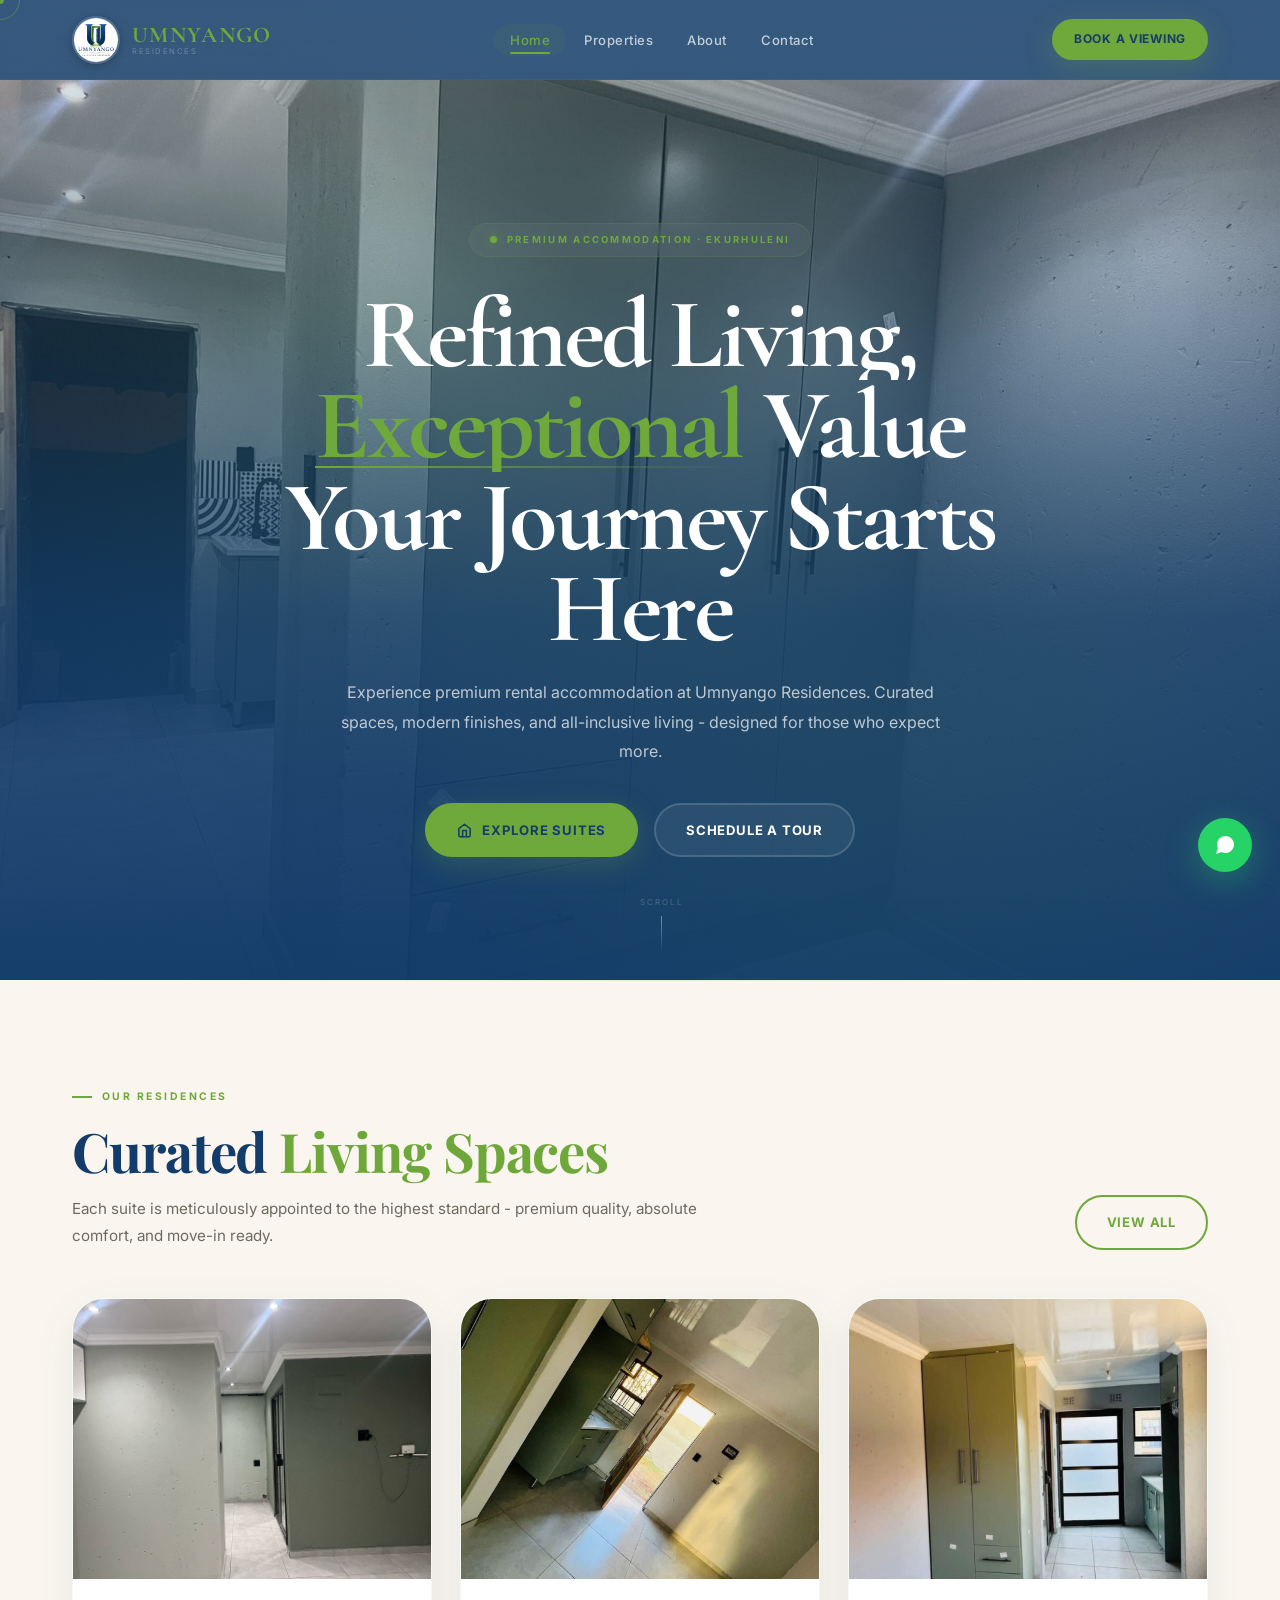
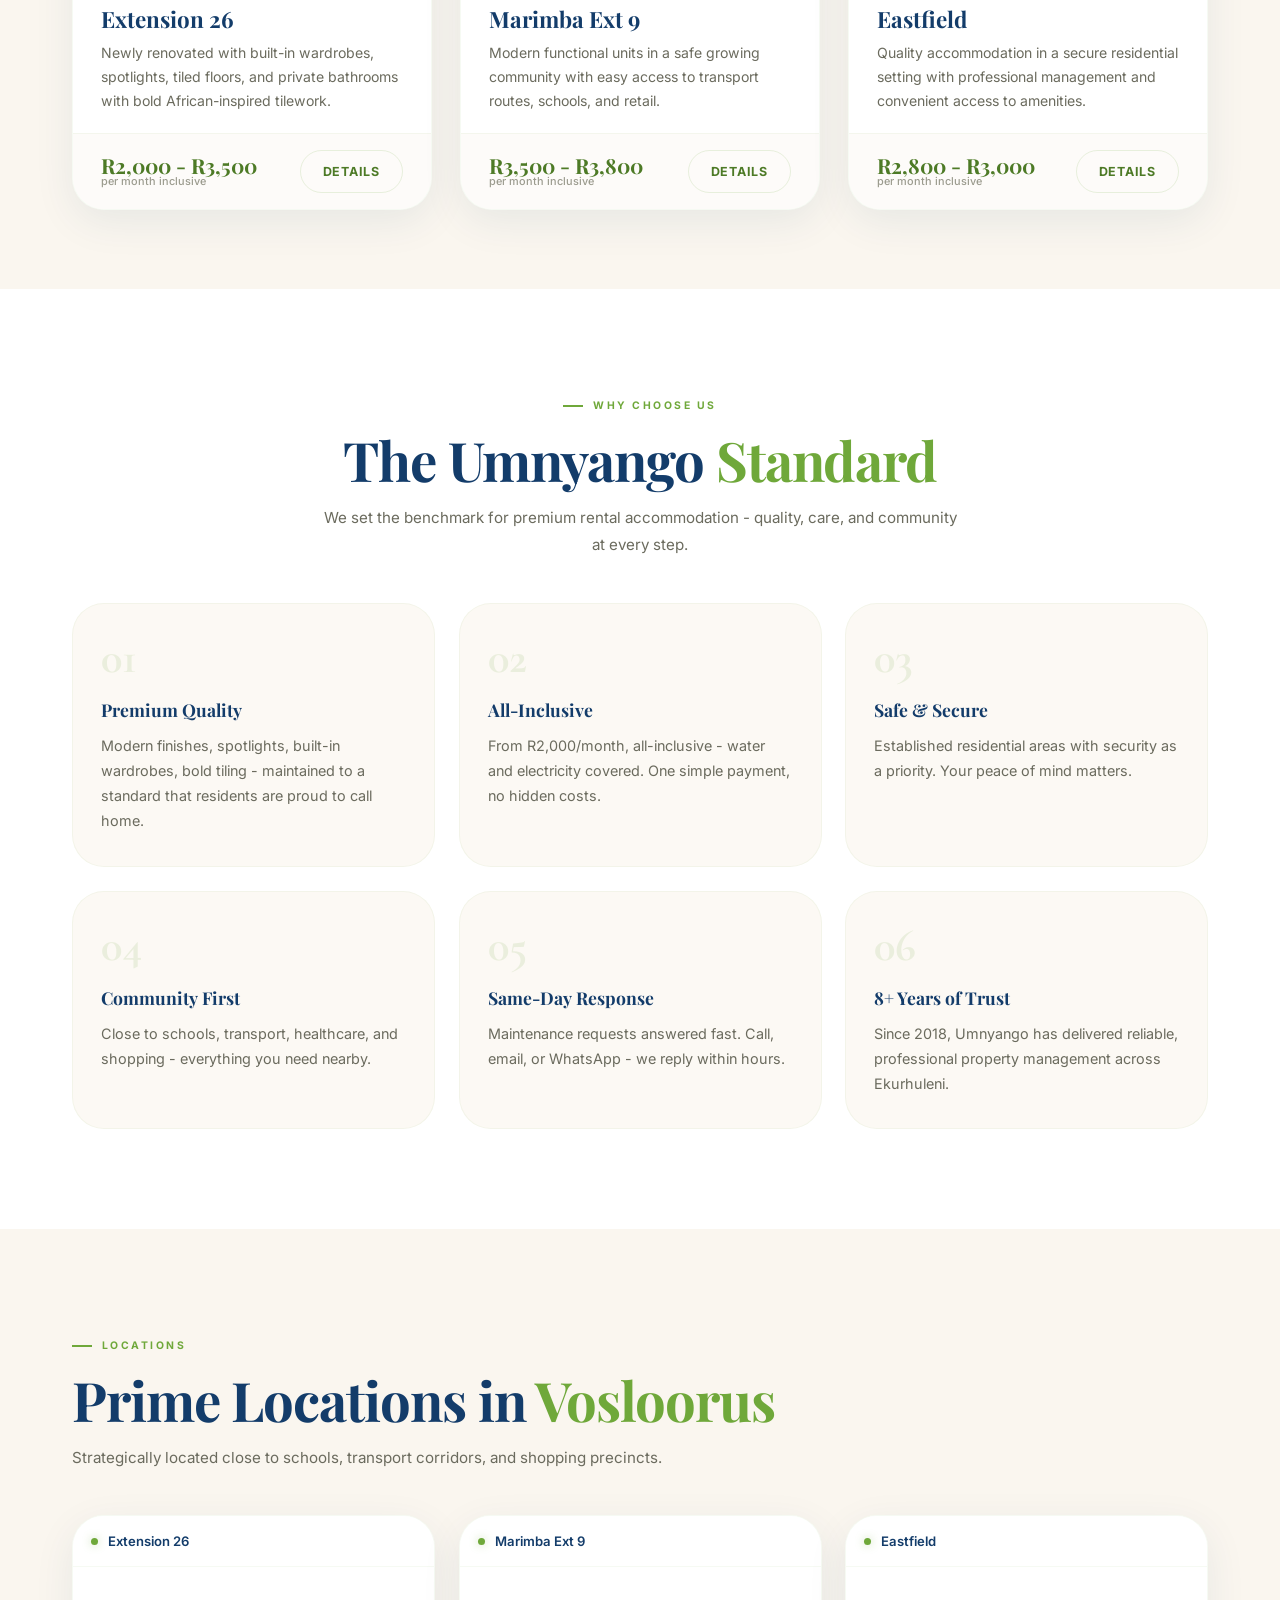
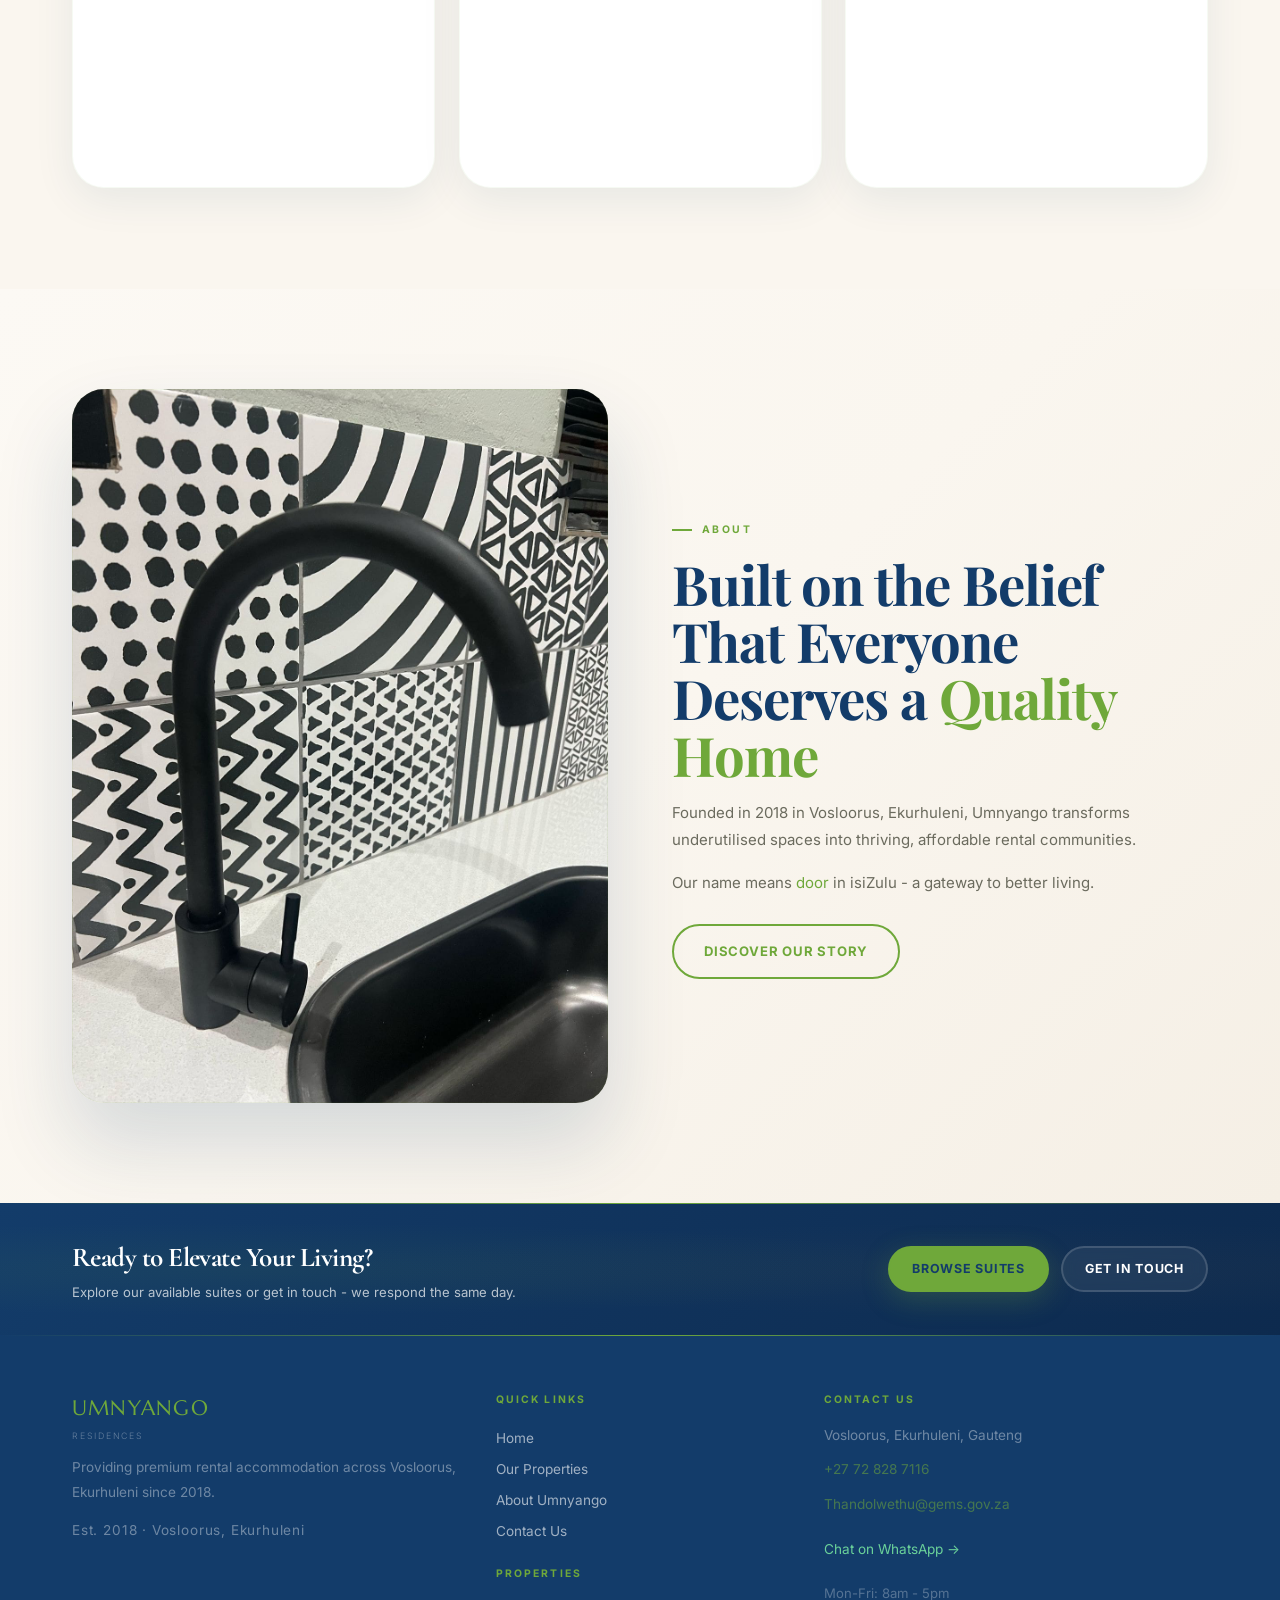
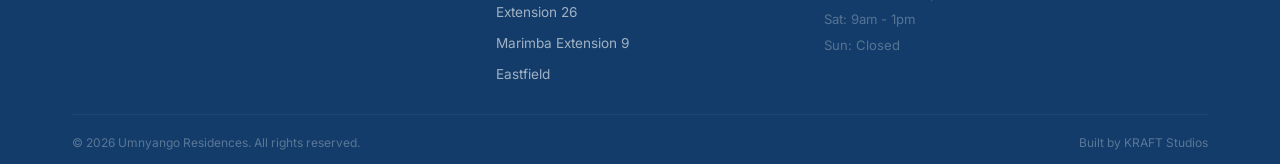
<file: index.html>
<!DOCTYPE html>
<html lang="en">
<head>
  <meta charset="UTF-8" />
  <meta name="viewport" content="width=device-width, initial-scale=1.0" />
  <link rel="icon" type="image/png" href="images/UmnyangoFavicon.png" />
  <title>Umnyango Residences | Luxury Accommodation, Vosloorus</title>
  <meta name="description" content="Umnyango Residences - premium rental accommodation in Vosloorus, Ekurhuleni. Where luxury meets affordability. Established 2018." />
  <meta property="og:type" content="website" />
  <meta property="og:site_name" content="Umnyango Residences" />
  <meta property="og:url" content="https://codesbonga.github.io/Umnyango-Client/" />
  <meta property="og:title" content="Umnyango Residences | Luxury Accommodation, Vosloorus" />
  <meta property="og:description" content="Premium rental accommodation in Vosloorus, Ekurhuleni. Curated spaces, modern finishes, and all-inclusive living. Established 2018." />
  <meta property="og:image" content="https://codesbonga.github.io/Umnyango-Client/images/Ext%2026/photo-03.jpeg" />
  <meta name="twitter:card" content="summary_large_image" />
  <meta name="twitter:title" content="Umnyango Residences | Luxury Accommodation, Vosloorus" />
  <meta name="twitter:description" content="Premium rental accommodation in Vosloorus, Ekurhuleni. Curated spaces, modern finishes, and all-inclusive living. Established 2018." />
  <meta name="twitter:image" content="https://codesbonga.github.io/Umnyango-Client/images/Ext%2026/photo-03.jpeg" />
  <link rel="stylesheet" href="styles.css" />
  <link rel="preconnect" href="https://fonts.googleapis.com" />
  <link rel="preconnect" href="https://fonts.gstatic.com" crossorigin />

  <style>
    /* ── CINEMATIC HERO ── */
    .hero {
      position: relative; min-height: 100vh; display: flex; align-items: center;
      background: var(--ebony); overflow: hidden; color: var(--white); isolation: isolate;
    }
    .hero-media {
      position: absolute; inset: 0; z-index: 0; overflow: hidden;
      background-image: url('images/Ext 26/photo-03.jpeg');
      background-size: cover;
      background-position: center;
      background-repeat: no-repeat;
    }
    .hero-media-bg {
      position: absolute; inset: 0; z-index: 1;
      background: linear-gradient(180deg, rgba(19,60,106,0.15) 0%, rgba(19,60,106,0.5) 30%, rgba(19,60,106,0.88) 60%, rgba(19,60,106,0.98) 100%);
    }
    .hero-media-bg::after {
      content: ''; position: absolute; inset: 0;
      background:
        radial-gradient(ellipse at 30% 25%, rgba(111,168,58,0.12) 0%, transparent 50%),
        radial-gradient(ellipse at 70% 75%, rgba(111,168,58,0.08) 0%, transparent 40%);
    }
    .hero-overlay {
      position: absolute; inset: 0; z-index: 1; pointer-events: none;
      background: linear-gradient(180deg, rgba(19,60,106,0.1) 0%, rgba(19,60,106,0.5) 30%, rgba(19,60,106,0.88) 60%, rgba(19,60,106,0.98) 100%);
    }
    .hero-content { position: relative; z-index: 2; max-width: 900px; margin: 0 auto; padding: 120px 0 60px; text-align: center; }

    .hero-pill {
      display: inline-flex; align-items: center; gap: 10px;
      background: rgba(255,255,255,0.04); border: 1px solid rgba(111,168,58,0.15);
      border-radius: 999px; padding: 8px 20px; color: var(--gold); font-size: 0.6rem;
      font-weight: 700; letter-spacing: 0.24em; text-transform: uppercase;
      margin-bottom: 32px; font-family: 'Inter', sans-serif;
      backdrop-filter: blur(12px); position: relative; overflow: hidden;
      opacity: 0; animation: fadeInUp 0.8s var(--ease-out) 0.2s forwards;
    }
    .hero-pill .pulse-dot {
      width: 7px; height: 7px; background: var(--gold); border-radius: 50%;
      animation: pulse-dot 2s ease-in-out infinite;
      box-shadow: 0 0 12px rgba(111,168,58,0.6);
    }
    @keyframes pulse-dot { 0%,100% { opacity: 1; transform: scale(1); } 50% { opacity: 0.5; transform: scale(0.7); } }

    .hero-title {
      font-family: 'Cormorant Garamond', 'Playfair Display', serif;
      font-size: clamp(3.4rem, 8vw, 6.2rem); color: var(--white);
      line-height: 0.92; margin-bottom: 24px; font-weight: 700; letter-spacing: -0.03em;
    }
    .hero-title .line { display: block; overflow: hidden; }
    .hero-title .line span {
      display: block; opacity: 0; transform: translateY(100%);
      animation: slideUp 0.9s var(--ease-out) forwards;
    }
    .hero-title .line:nth-child(1) span { animation-delay: 0.3s; }
    .hero-title .line:nth-child(2) span { animation-delay: 0.5s; }
    .hero-title .line:nth-child(3) span { animation-delay: 0.7s; }
    @keyframes slideUp { to { opacity: 1; transform: translateY(0); } }

    .hero-title .accent {
      color: var(--gold); font-style: normal; position: relative; display: inline-block;
    }
    .hero-title .accent::after {
      content: ''; position: absolute; bottom: 4px; left: 0; right: 0; height: 2px;
      background: linear-gradient(90deg, var(--gold), transparent);
      transform: scaleX(0); transform-origin: left;
      animation: expandLine 0.8s var(--ease-out) 1s forwards;
    }
    @keyframes expandLine { to { transform: scaleX(1); } }

    .hero-sub {
      color: var(--text-light); font-size: 1rem; line-height: 1.85;
      max-width: 600px; margin: 0 auto 36px;
      opacity: 0; animation: fadeInUp 0.8s var(--ease-out) 0.8s forwards;
    }
    .hero-actions {
      display: flex; flex-wrap: wrap; gap: 16px; justify-content: center; margin-bottom: 40px;
      opacity: 0; animation: fadeInUp 0.8s var(--ease-out) 1s forwards;
    }
    .hero-scroll {
      position: absolute; bottom: 28px; left: 50%; transform: translateX(-50%);
      z-index: 2; display: flex; flex-direction: column; align-items: center; gap: 6px;
      opacity: 0; animation: fadeInUp 0.8s var(--ease-out) 1.6s forwards; cursor: pointer;
    }
    .hero-scroll-line { width: 1px; height: 36px; background: linear-gradient(to bottom, var(--gold), transparent); animation: scrollLine 2s ease-in-out infinite; }
    @keyframes scrollLine { 0%,100% { transform: scaleY(0.3); opacity: 0.3; } 50% { transform: scaleY(1); opacity: 1; } }
    .hero-scroll span { font-size: 0.5rem; letter-spacing: 0.24em; text-transform: uppercase; color: rgba(255,255,255,0.2); font-family: 'Inter', sans-serif; }

    /* ── SUITES SECTION ── */
    .suites-section { padding: 100px 0 80px; background: var(--pearl); position: relative; }
    .suites-section::before { content: ''; position: absolute; top: 0; left: 0; right: 0; height: 1px; background: linear-gradient(90deg, transparent, var(--border-gold), transparent); }
    .suites-grid { display: grid; grid-template-columns: repeat(3, 1fr); gap: 28px; }
    .section-head { display: flex; justify-content: space-between; align-items: flex-end; gap: 24px; flex-wrap: wrap; margin-bottom: 48px; }

    /* ── WHY SECTION ── */
    .why-section { background: var(--white); padding: 100px 0; }
    .why-grid { display: grid; grid-template-columns: repeat(3, 1fr); gap: 24px; margin-top: 44px; }
    .why-card {
      background: var(--pearl-light); border-radius: var(--radius-xl); padding: 32px 28px;
      border: 1px solid var(--border-light); transition: all 0.5s var(--ease-out);
      position: relative; overflow: hidden; transform-style: preserve-3d;
    }
    .why-card::before { content: ''; position: absolute; top: 0; left: 0; width: 100%; height: 3px; background: linear-gradient(90deg, var(--gold), var(--bronze), var(--gold)); opacity: 0; transition: opacity 0.5s var(--ease-out); }
    .why-card:hover::before { opacity: 1; }
    .why-card:hover { transform: translateY(-8px) rotateX(2deg); box-shadow: var(--shadow-xl); border-color: var(--border-gold); }
    .why-num { font-family: 'Cormorant Garamond', serif; font-size: 2.8rem; font-weight: 700; color: var(--gold-dim); line-height: 1; margin-bottom: 14px; transition: all 0.3s; }
    .why-card:hover .why-num { color: var(--gold); transform: scale(1.05); }
    .why-card h3 { font-family: 'Playfair Display', serif; font-size: 1.1rem; margin-bottom: 8px; color: var(--ebony); font-weight: 700; }
    .why-card p { color: var(--text-soft); line-height: 1.75; font-size: 0.9rem; }

    /* ── MAPS ── */
    .maps-section { background: var(--pearl); padding: 100px 0; position: relative; overflow: hidden; }
    .maps-grid { display: grid; grid-template-columns: repeat(3, 1fr); gap: 24px; }
    .map-card { border-radius: var(--radius-xl); overflow: hidden; background: var(--white); border: 1px solid var(--border-light); box-shadow: var(--shadow-md); transition: all 0.5s var(--ease-out); }
    .map-card:hover { transform: translateY(-8px); border-color: var(--border-gold); box-shadow: var(--shadow-xl); }
    .map-card-label { display: flex; align-items: center; gap: 10px; padding: 14px 18px; background: var(--white); border-bottom: 1px solid var(--border-light); }
    .map-card-label .dot { width: 7px; height: 7px; border-radius: 50%; background: var(--gold); flex-shrink: 0; box-shadow: 0 0 10px rgba(111,168,58,0.4); animation: pulse-dot 2s ease-in-out infinite; }
    .map-card-label span { font-size: 0.82rem; color: var(--ebony); font-weight: 600; }
    .map-frame-wrap { position: relative; height: 220px; }
    .map-frame-wrap iframe { position: relative; z-index: 1; background: transparent; }
    .map-placeholder {
      position: absolute; inset: 0; display: flex; flex-direction: column; align-items: center; justify-content: center; gap: 10px;
      color: var(--text-muted); font-size: 0.75rem; font-family: 'Inter', sans-serif;
      background: var(--pearl-light);
      transition: opacity 0.4s var(--ease-out);
    }
    .map-frame-wrap.loaded .map-placeholder { opacity: 0; pointer-events: none; }
    .map-spinner { width: 22px; height: 22px; border-radius: 50%; border: 2px solid var(--border-light); border-top-color: var(--gold); animation: map-spin 0.9s linear infinite; }
    @keyframes map-spin { to { transform: rotate(360deg); } }

    /* ── CTA ── */
    .cta-section {
      background: linear-gradient(135deg, var(--ebony) 0%, #0d2a4e 100%);
      padding: 32px 0; position: relative; overflow: hidden;
    }
    .cta-section::before {
      content: ''; position: absolute; inset: 0;
      background: radial-gradient(ellipse at 20% 50%, rgba(111,168,58,0.08) 0%, transparent 50%),
                  radial-gradient(ellipse at 80% 50%, rgba(139,111,71,0.06) 0%, transparent 50%);
    }
    .cta-section::after { content: ''; position: absolute; top: 0; left: 0; right: 0; height: 1px; background: linear-gradient(90deg, transparent, var(--gold), transparent); }
    .cta-section .container { position: relative; z-index: 1; display: flex; align-items: center; justify-content: space-between; gap: 20px; flex-wrap: wrap; }
    .cta-section h2 {
      font-family: 'Cormorant Garamond', serif; color: var(--white);
      font-size: clamp(1.3rem, 2.4vw, 1.7rem); margin-bottom: 2px; letter-spacing: -0.02em; font-weight: 700;
    }
    .cta-section p { color: var(--text-light); font-size: 0.82rem; margin: 0; line-height: 1.5; }
    .cta-section .btn-group { display: flex; gap: 12px; flex-wrap: wrap; flex-shrink: 0; }
    @media (max-width: 640px) { .cta-section .container { text-align: center; justify-content: center; } }

    /* ── INTRO / ABOUT ── */
    .intro-section { padding: 100px 0; background: linear-gradient(135deg, var(--pearl-light) 0%, var(--pearl) 50%, var(--cream) 100%); }
    .intro-grid { display: grid; grid-template-columns: 1fr 1fr; gap: 64px; align-items: center; }
    .intro-image { border-radius: var(--radius-xl); overflow: hidden; box-shadow: var(--shadow-xl); min-height: 420px; position: relative; }
    .intro-image img { width: 100%; height: 100%; object-fit: cover; transition: transform 1s var(--ease-out); }
    .intro-image:hover img { transform: scale(1.05); }
    .intro-image::after { content: ''; position: absolute; inset: 0; border: 1px solid rgba(111,168,58,0.08); border-radius: var(--radius-xl); pointer-events: none; }

    /* ── RESPONSIVE ── */
    @media (max-width: 1024px) { .suites-grid { grid-template-columns: 1fr 1fr; } .why-grid { grid-template-columns: 1fr 1fr; } }
    @media (max-width: 900px) { .maps-grid { grid-template-columns: 1fr; } .intro-grid { grid-template-columns: 1fr; gap: 40px; } }
    @media (max-width: 768px) { .hero-title { font-size: clamp(2.4rem, 9vw, 3.2rem); } }
    @media (max-width: 640px) {
      .suites-grid { grid-template-columns: 1fr; } .why-grid { grid-template-columns: 1fr; }
      .section-head { flex-direction: column; align-items: flex-start; }
      .hero { min-height: 92vh; }
    }
  </style>
</head>
<body>
  <div class="noise-overlay"></div>
  <div class="ambient-mesh"></div>
  <div class="scroll-progress" id="scrollProgress"></div>

  <div class="cursor-ring" id="cursorRing"></div>
  <div class="cursor-dot" id="cursorDot"></div>

  <!-- ===== NAVIGATION ===== -->
  <nav class="nav" id="mainNav">
    <div class="container nav-inner">
      <a href="index.html" class="nav-logo"><img src="images/UmnyangoLogo.png" alt="Umnyango Residences" /><span class="nav-logo-text">Umnyango<span>Residences</span></span></a>
      <button class="nav-toggle" id="navToggle" aria-label="Toggle navigation" aria-expanded="false">
        <span></span><span></span><span></span>
      </button>
      <ul class="nav-links" id="navLinks" role="list">
        <li><a href="index.html" class="active">Home</a></li>
        <li><a href="properties.html">Properties</a></li>
        <li><a href="about.html">About</a></li>
        <li><a href="contact.html">Contact</a></li>
      </ul>
      <div class="nav-cta">
        <a href="contact.html" class="btn btn-primary btn-sm">Book a Viewing</a>
      </div>
    </div>
  </nav>

  <!-- ===== HERO ===== -->
  <section class="hero" id="hero">
    <div class="hero-media"></div>
    <div class="hero-media-bg"></div>

    <div class="floating-particles" id="heroParticles"></div>

    <div class="container">
      <div class="hero-content">
        <div class="hero-pill">
          <span class="pulse-dot"></span>
          Premium Accommodation · Ekurhuleni
        </div>
        <h1 class="hero-title">
          <span class="line"><span>Refined Living,</span></span>
          <span class="line"><span><em class="accent">Exceptional</em> Value</span></span>
          <span class="line"><span>Your Journey Starts Here</span></span>
        </h1>
        <p class="hero-sub">
          Experience premium rental accommodation at Umnyango Residences.
          Curated spaces, modern finishes, and all-inclusive living -
          designed for those who expect more.
        </p>
        <div class="hero-actions">
          <a href="properties.html" class="btn btn-primary">
            <svg width="15" height="15" viewBox="0 0 24 24" fill="none" stroke="currentColor" stroke-width="2.5" stroke-linecap="round" stroke-linejoin="round"><path d="M3 9l9-7 9 7v11a2 2 0 0 1-2 2H5a2 2 0 0 1-2-2z"/><polyline points="9 22 9 12 15 12 15 22"/></svg>
            Explore Suites
          </a>
          <a href="contact.html" class="btn btn-ghost">Schedule a Tour</a>
        </div>
      </div>
    </div>

    <div class="hero-scroll">
      <span>Scroll</span>
      <div class="hero-scroll-line"></div>
    </div>
  </section>

  <!-- ===== SUITES ===== -->
  <section class="suites-section">
    <div class="container">
      <div class="section-head reveal">
        <div>
          <span class="section-label">Our Residences</span>
          <h2 class="section-title">Curated <span class="gold">Living Spaces</span></h2>
          <p class="section-subtitle">Each suite is meticulously appointed to the highest standard - premium quality, absolute comfort, and move-in ready.</p>
        </div>
        <a href="properties.html" class="btn btn-outline">View All</a>
      </div>

      <div class="suites-grid">
        <div class="room-card tilt-3d reveal reveal-delay-1">
          <div class="room-card-image shine-overlay">
            <img src="images/Ext 26/photo-01.jpeg" alt="Extension 26 Suite" loading="lazy" />
          </div>
          <div class="room-card-body">
            <h3>Extension 26</h3>
            <p>Newly renovated with built-in wardrobes, spotlights, tiled floors, and private bathrooms with bold African-inspired tilework.</p>
          </div>
          <div class="room-card-footer">
            <div class="room-price">R2,000 - R3,500 <small>per month inclusive</small></div>
            <a href="property-detail.html?p=1" class="btn btn-secondary btn-sm">Details</a>
          </div>
        </div>

        <div class="room-card tilt-3d reveal reveal-delay-2">
          <div class="room-card-image shine-overlay">
            <img src="images/Ext 9/photo-01.jpeg" alt="Marimba Extension 9 Suite" loading="lazy" />
          </div>
          <div class="room-card-body">
            <h3>Marimba Ext 9</h3>
            <p>Modern functional units in a safe growing community with easy access to transport routes, schools, and retail.</p>
          </div>
          <div class="room-card-footer">
            <div class="room-price">R3,500 - R3,800 <small>per month inclusive</small></div>
            <a href="property-detail.html?p=2" class="btn btn-secondary btn-sm">Details</a>
          </div>
        </div>

        <div class="room-card tilt-3d reveal reveal-delay-3">
          <div class="room-card-image shine-overlay">
            <img src="images/Eastfield/photo-01.jpeg" alt="Eastfield Suite" loading="lazy" />
          </div>
          <div class="room-card-body">
            <h3>Eastfield</h3>
            <p>Quality accommodation in a secure residential setting with professional management and convenient access to amenities.</p>
          </div>
          <div class="room-card-footer">
            <div class="room-price">R2,800 - R3,000 <small>per month inclusive</small></div>
            <a href="property-detail.html?p=3" class="btn btn-secondary btn-sm">Details</a>
          </div>
        </div>
      </div>
    </div>
  </section>

  <!-- ===== WHY ===== -->
  <section class="why-section">
    <div class="container">
      <div class="reveal" style="text-align:center;">
        <span class="section-label" style="justify-content:center;">Why Choose Us</span>
        <h2 class="section-title">The Umnyango <span class="gold">Standard</span></h2>
        <p class="section-subtitle" style="margin:0 auto;">We set the benchmark for premium rental accommodation - quality, care, and community at every step.</p>
      </div>
      <div class="why-grid">
        <div class="why-card reveal reveal-delay-1"><div class="why-num">01</div><h3>Premium Quality</h3><p>Modern finishes, spotlights, built-in wardrobes, bold tiling - maintained to a standard that residents are proud to call home.</p></div>
        <div class="why-card reveal reveal-delay-2"><div class="why-num">02</div><h3>All-Inclusive</h3><p>From R2,000/month, all-inclusive - water and electricity covered. One simple payment, no hidden costs.</p></div>
        <div class="why-card reveal reveal-delay-3"><div class="why-num">03</div><h3>Safe & Secure</h3><p>Established residential areas with security as a priority. Your peace of mind matters.</p></div>
        <div class="why-card reveal reveal-delay-4"><div class="why-num">04</div><h3>Community First</h3><p>Close to schools, transport, healthcare, and shopping - everything you need nearby.</p></div>
        <div class="why-card reveal reveal-delay-5"><div class="why-num">05</div><h3>Same-Day Response</h3><p>Maintenance requests answered fast. Call, email, or WhatsApp - we reply within hours.</p></div>
        <div class="why-card reveal reveal-delay-1"><div class="why-num">06</div><h3>8+ Years of Trust</h3><p>Since 2018, Umnyango has delivered reliable, professional property management across Ekurhuleni.</p></div>
      </div>
    </div>
  </section>

  <!-- ===== MAPS ===== -->
  <section class="maps-section">
    <div class="container">
      <div class="reveal" style="margin-bottom:44px;">
        <span class="section-label">Locations</span>
        <h2 class="section-title">Prime Locations in <span class="gold">Vosloorus</span></h2>
        <p class="section-subtitle">Strategically located close to schools, transport corridors, and shopping precincts.</p>
      </div>
      <div class="maps-grid">
        <div class="map-card reveal reveal-delay-1">
          <div class="map-card-label"><div class="dot"></div><span>Extension 26</span></div>
          <div class="map-frame-wrap">
            <div class="map-placeholder"><div class="map-spinner"></div><span>Loading map…</span></div>
            <iframe src="https://maps.google.com/maps?q=Extension+26+Vosloorus+Ekurhuleni&output=embed" width="100%" height="220" style="border:0;" allowfullscreen="" loading="lazy" title="Extension 26" onload="this.parentElement.classList.add('loaded')"></iframe>
          </div>
        </div>
        <div class="map-card reveal reveal-delay-2">
          <div class="map-card-label"><div class="dot"></div><span>Marimba Ext 9</span></div>
          <div class="map-frame-wrap">
            <div class="map-placeholder"><div class="map-spinner"></div><span>Loading map…</span></div>
            <iframe src="https://maps.google.com/maps?q=Marimba+Extension+9+Vosloorus+Ekurhuleni&output=embed" width="100%" height="220" style="border:0;" allowfullscreen="" loading="lazy" title="Marimba Ext 9" onload="this.parentElement.classList.add('loaded')"></iframe>
          </div>
        </div>
        <div class="map-card reveal reveal-delay-3">
          <div class="map-card-label"><div class="dot"></div><span>Eastfield</span></div>
          <div class="map-frame-wrap">
            <div class="map-placeholder"><div class="map-spinner"></div><span>Loading map…</span></div>
            <iframe src="https://maps.google.com/maps?q=Eastfield+Vosloorus+Ekurhuleni&output=embed" width="100%" height="220" style="border:0;" allowfullscreen="" loading="lazy" title="Eastfield" onload="this.parentElement.classList.add('loaded')"></iframe>
          </div>
        </div>
      </div>
    </div>
  </section>

  <!-- ===== INTRO ===== -->
  <section class="intro-section">
    <div class="container">
      <div class="intro-grid">
        <div class="intro-image reveal-left">
          <img src="images/Ext 26/photo-05.jpeg" alt="Umnyango living space" loading="lazy" />
        </div>
        <div class="reveal-right">
          <span class="section-label">About</span>
          <h2 class="section-title">Built on the Belief That Everyone Deserves a <span class="gold">Quality Home</span></h2>
          <p style="color:var(--text-soft);line-height:1.8;margin-bottom:16px;">Founded in 2018 in Vosloorus, Ekurhuleni, Umnyango transforms underutilised spaces into thriving, affordable rental communities.</p>
          <p style="color:var(--text-soft);line-height:1.8;margin-bottom:28px;">Our name means <em style="color:var(--gold);font-style:normal;">door</em> in isiZulu - a gateway to better living.</p>
          <a href="about.html" class="btn btn-outline">Discover Our Story</a>
        </div>
      </div>
    </div>
  </section>

  <!-- ===== CTA ===== -->
  <section class="cta-section reveal">
    <div class="container">
      <div>
        <h2>Ready to Elevate Your Living?</h2>
        <p>Explore our available suites or get in touch - we respond the same day.</p>
      </div>
      <div class="btn-group">
        <a href="properties.html" class="btn btn-primary btn-sm">Browse Suites</a>
        <a href="contact.html" class="btn btn-ghost btn-sm">Get In Touch</a>
      </div>
    </div>
  </section>

  <!-- ===== FOOTER ===== -->
  <footer>
    <div class="footer-body">
      <div class="container">
        <div class="footer-grid">
          <div class="footer-brand">
            <a href="index.html" class="footer-logo">Umnyango<span>Residences</span></a>
            <p>Providing premium rental accommodation across Vosloorus, Ekurhuleni since 2018.</p>
            <p class="footer-est">Est. 2018 · Vosloorus, Ekurhuleni</p>
          </div>
          <div class="footer-links">
            <h4>Quick Links</h4>
            <a href="index.html">Home</a>
            <a href="properties.html">Our Properties</a>
            <a href="about.html">About Umnyango</a>
            <a href="contact.html">Contact Us</a>
            <h4 class="footer-links-sub">Properties</h4>
            <a href="property-detail.html?p=1">Extension 26</a>
            <a href="property-detail.html?p=2">Marimba Extension 9</a>
            <a href="property-detail.html?p=3">Eastfield</a>
          </div>
          <div class="footer-contact">
            <h4>Contact Us</h4>
            <p>Vosloorus, Ekurhuleni, Gauteng</p>
            <p><a href="tel:+27728287116">+27 72 828 7116</a></p>
            <p><a href="mailto:Thandolwethu@gems.gov.za">Thandolwethu@gems.gov.za</a></p>
            <a href="https://wa.me/27728287116" class="footer-wa-link" target="_blank" rel="noopener">Chat on WhatsApp →</a>
            <div class="footer-hours">Mon-Fri: 8am - 5pm<br>Sat: 9am - 1pm<br>Sun: Closed</div>
          </div>
        </div>
      </div>
    </div>
    <div class="container">
      <div class="footer-bottom">
        <span>© 2026 Umnyango Residences. All rights reserved.</span>
        <span>Built by <a href="https://kraftstudios.co.za" target="_blank" rel="noopener">KRAFT Studios</a></span>
      </div>
    </div>
  </footer>

  <div class="whatsapp-float">
    <a href="https://wa.me/27728287116" target="_blank" rel="noopener" aria-label="Chat on WhatsApp">
      <svg width="24" height="24" viewBox="0 0 24 24" fill="white"><path d="M21 11.5a8.38 8.38 0 0 1-.9 3.8 8.5 8.5 0 0 1-7.6 4.7 8.38 8.38 0 0 1-3.8-.9L3 21l1.9-5.7a8.38 8.38 0 0 1-.9-3.8 8.5 8.5 0 0 1 4.7-7.6 8.38 8.38 0 0 1 3.8-.9h.5a8.48 8.48 0 0 1 8 8v.5z"/></svg>
    </a>
  </div>

  <script>
    // ===== SCROLL PROGRESS =====
    const progressBar = document.getElementById('scrollProgress');
    window.addEventListener('scroll', () => {
      const scrollTop = window.scrollY;
      const docHeight = document.documentElement.scrollHeight - window.innerHeight;
      progressBar.style.width = (docHeight > 0 ? (scrollTop / docHeight) * 100 : 0) + '%';
    }, { passive: true });

    // ===== NAV SCROLL =====
    const nav = document.getElementById('mainNav');
    window.addEventListener('scroll', () => nav.classList.toggle('scrolled', window.scrollY > 40), { passive: true });

    // ===== MOBILE NAV =====
    const toggle = document.getElementById('navToggle');
    const links = document.getElementById('navLinks');
    toggle.addEventListener('click', () => {
      const open = links.classList.toggle('open');
      toggle.classList.toggle('open');
      toggle.setAttribute('aria-expanded', open);
      document.body.style.overflow = open ? 'hidden' : '';
    });
    links.querySelectorAll('a').forEach(a => a.addEventListener('click', () => {
      links.classList.remove('open');
      toggle.classList.remove('open');
      toggle.setAttribute('aria-expanded', 'false');
      document.body.style.overflow = '';
    }));
    document.addEventListener('click', (e) => {
      if (links.classList.contains('open') && !toggle.contains(e.target) && !e.target.closest('a')) {
        links.classList.remove('open');
        toggle.classList.remove('open');
        toggle.setAttribute('aria-expanded', 'false');
        document.body.style.overflow = '';
      }
    });

    // ===== SCROLL REVEAL =====
    const observer = new IntersectionObserver((entries) => {
      entries.forEach(e => {
        if (e.isIntersecting) { e.target.classList.add('visible'); observer.unobserve(e.target); }
      });
    }, { threshold: 0.1, rootMargin: '0px 0px -30px 0px' });
    document.querySelectorAll('.reveal, .reveal-left, .reveal-right').forEach(el => observer.observe(el));

    // ===== CLICK ROOM CARD TO VIEW DETAILS =====
    document.querySelectorAll('.room-card').forEach(card => {
      const detailLink = card.querySelector('a[href*="property-detail.html"]');
      if (detailLink) {
        card.addEventListener('click', (e) => {
          if (e.target.closest('a')) return;
          window.location.href = detailLink.getAttribute('href');
        });
      }
    });

    // ===== 3D TILT ON ROOM CARDS =====
    document.querySelectorAll('.room-card').forEach(card => {
      card.addEventListener('mousemove', (e) => {
        const rect = card.getBoundingClientRect();
        const x = (e.clientX - rect.left) / rect.width - 0.5;
        const y = (e.clientY - rect.top) / rect.height - 0.5;
        card.style.transform = `translateY(-10px) rotateX(${y * -4}deg) rotateY(${x * 4}deg)`;
        const img = card.querySelector('img');
        if (img) img.style.transform = `scale(1.12) translate(${x * -8}px, ${y * -6}px)`;
      });
      card.addEventListener('mouseleave', () => {
        card.style.transform = '';
        const img = card.querySelector('img');
        if (img) img.style.transform = '';
      });
    });

    // ===== 3D TILT ON WHY CARDS =====
    document.querySelectorAll('.why-card').forEach(card => {
      card.addEventListener('mousemove', (e) => {
        const rect = card.getBoundingClientRect();
        const x = (e.clientX - rect.left) / rect.width - 0.5;
        const y = (e.clientY - rect.top) / rect.height - 0.5;
        card.style.transform = `translateY(-8px) rotateX(${y * -2}deg) rotateY(${x * 2}deg)`;
      });
      card.addEventListener('mouseleave', () => { card.style.transform = ''; });
    });

    // ===== 3D FLOATING PARTICLES (Hero) =====
    (function createParticles() {
      const container = document.getElementById('heroParticles');
      if (!container) return;
      const colors = ['gold', 'gold', 'white', 'gold'];
      for (let i = 0; i < 25; i++) {
        const p = document.createElement('div');
        p.className = 'particle-3d ' + colors[i % colors.length];
        const size = 2 + Math.random() * 4;
        p.style.cssText = `
          left:${Math.random() * 100}%; top:${Math.random() * 100}%;
          width:${size}px; height:${size}px;
          --dur:${6 + Math.random() * 10}s;
          --del:${Math.random() * 6}s;
          --max-op:${0.3 + Math.random() * 0.5};
        `;
        container.appendChild(p);
      }
    })();

    // ===== CUSTOM CURSOR =====
    const cursorRing = document.getElementById('cursorRing');
    const cursorDot = document.getElementById('cursorDot');
    const interactiveSelectors = ['a', 'button', '.btn', '.room-card', '.why-card', '.map-card', '.nav-toggle', '.nav-links a', '.whatsapp-float a'];
    let mouseX = window.innerWidth / 2, mouseY = window.innerHeight / 2;

    const trailDots = [];
    for (let i = 0; i < 8; i++) {
      const dot = document.createElement('div');
      dot.className = 'cursor-trail-dot';
      document.body.appendChild(dot);
      trailDots.push({ el: dot, x: mouseX, y: mouseY });
    }

    document.addEventListener('mousemove', (e) => {
      mouseX = e.clientX; mouseY = e.clientY;
      cursorDot.style.transform = `translate3d(${mouseX}px,${mouseY}px,0)`;
      cursorRing.style.transform = `translate3d(${mouseX}px,${mouseY}px,0)`;
      trailDots.forEach((dot, i) => {
        setTimeout(() => {
          dot.el.style.transform = `translate3d(${mouseX}px,${mouseY}px,0) scale(${1 - i * 0.08})`;
          dot.el.style.opacity = `${0.4 - i * 0.045}`;
        }, i * 25);
      });
    }, { passive: true });

    document.addEventListener('mouseover', (e) => {
      if (interactiveSelectors.some(s => e.target.closest(s))) { cursorRing.classList.add('hover'); cursorDot.classList.add('hover'); }
    });
    document.addEventListener('mouseout', (e) => {
      if (interactiveSelectors.some(s => e.target.closest(s))) { cursorRing.classList.remove('hover'); cursorDot.classList.remove('hover'); }
    });
    document.addEventListener('mousedown', () => { cursorRing.style.transform = `translate3d(${mouseX}px,${mouseY}px,0) scale(0.75)`; });
    document.addEventListener('mouseup', () => { cursorRing.style.transform = `translate3d(${mouseX}px,${mouseY}px,0) scale(1)`; });
    document.addEventListener('mouseleave', () => { cursorRing.style.opacity = '0'; cursorDot.style.opacity = '0'; });
    document.addEventListener('mouseenter', () => { cursorRing.style.opacity = '0.5'; cursorDot.style.opacity = '0.9'; });

    // ===== PARALLAX HERO SCROLL =====
    const hero = document.getElementById('hero');
    window.addEventListener('scroll', () => {
      const sy = window.scrollY;
      if (sy < window.innerHeight) {
        hero.querySelector('.hero-media').style.transform = `translateY(${sy * 0.15}px) scale(${1 + sy * 0.0004})`;
      }
    }, { passive: true });

    // ===== SMOOTH SCROLL INDICATOR =====
    document.querySelector('.hero-scroll')?.addEventListener('click', () => {
      window.scrollTo({ top: window.innerHeight - 80, behavior: 'smooth' });
    });

    console.log('%c Umnyango Residences ✦ Premium Living ', 'background: #133c6a; color: #6fa83a; font-size: 14px; font-weight: bold; padding: 12px 24px; border-radius: 8px;');
    console.log('%c Crafted by KRAFT Studios ', 'background: #1a1a18; color: #faf6ef; font-size: 12px; padding: 6px 16px; border-radius: 4px;');
  </script>
</body>
</html>
</file>
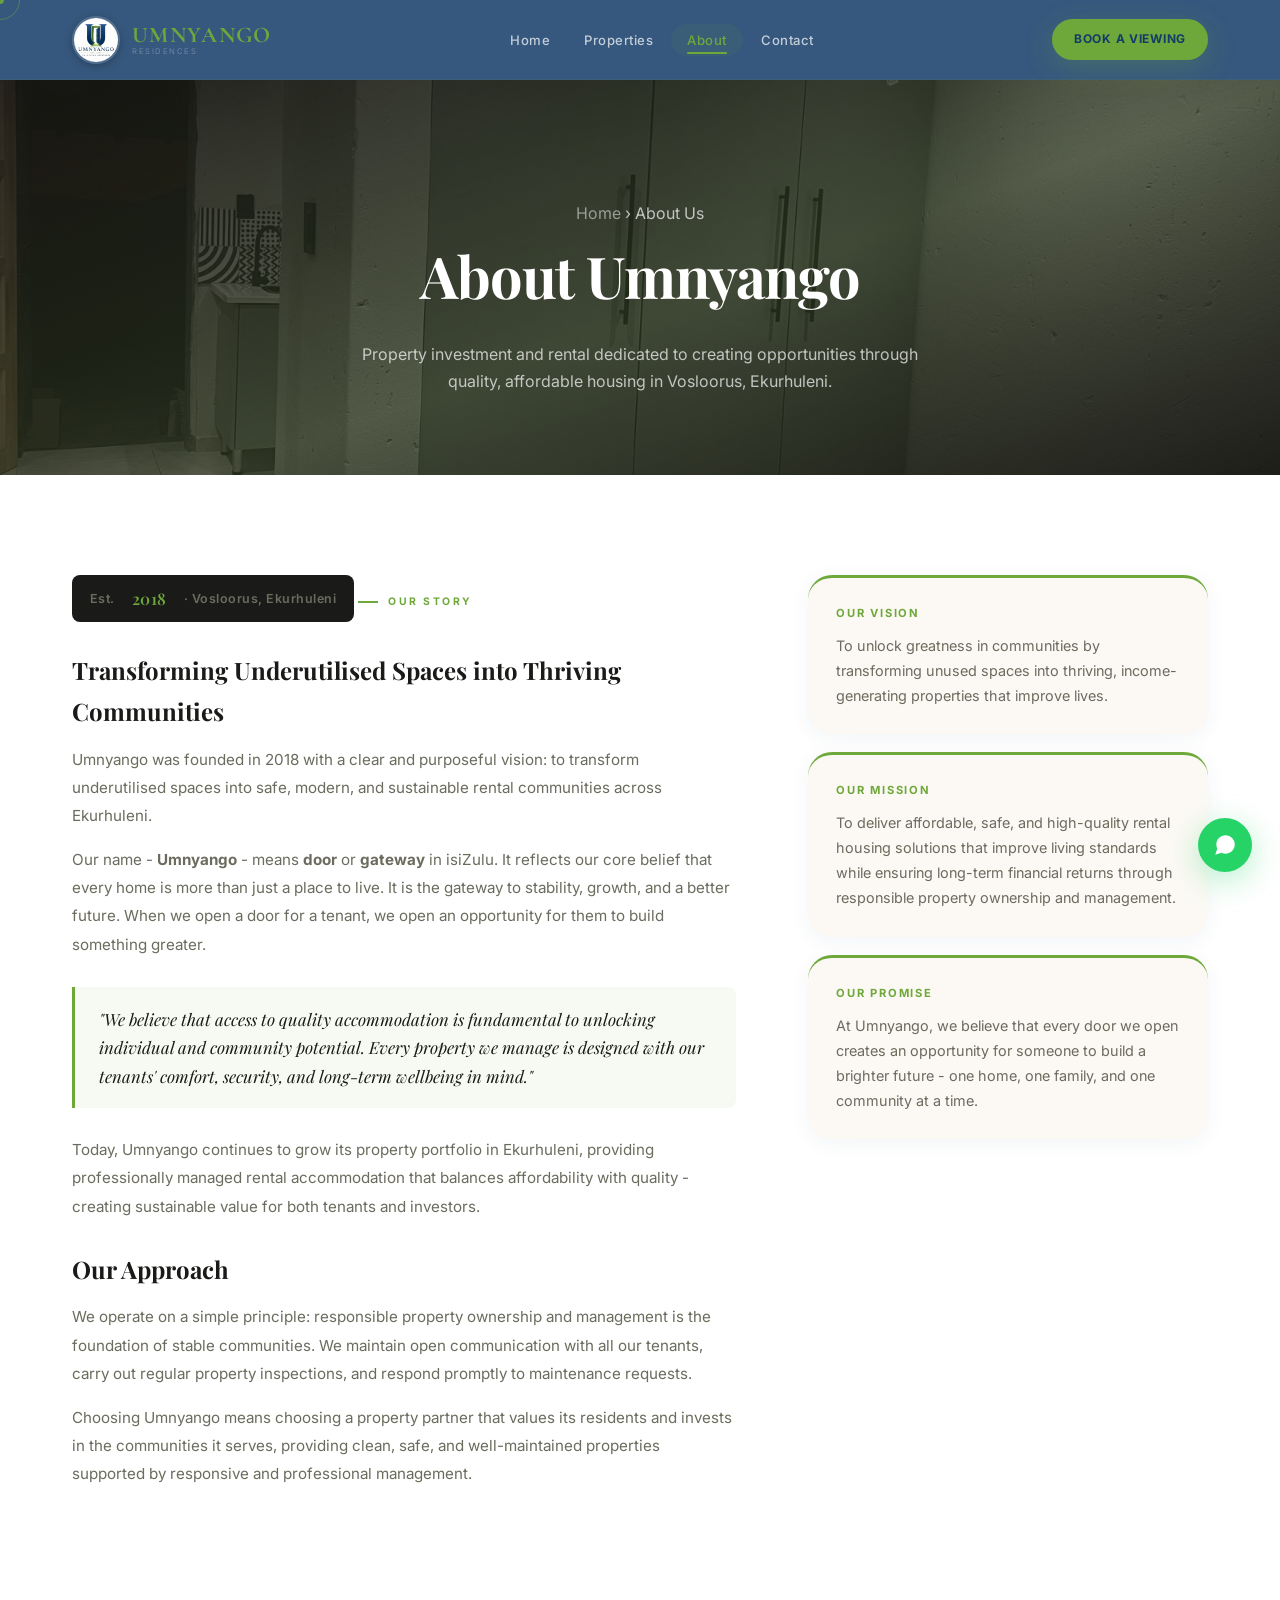
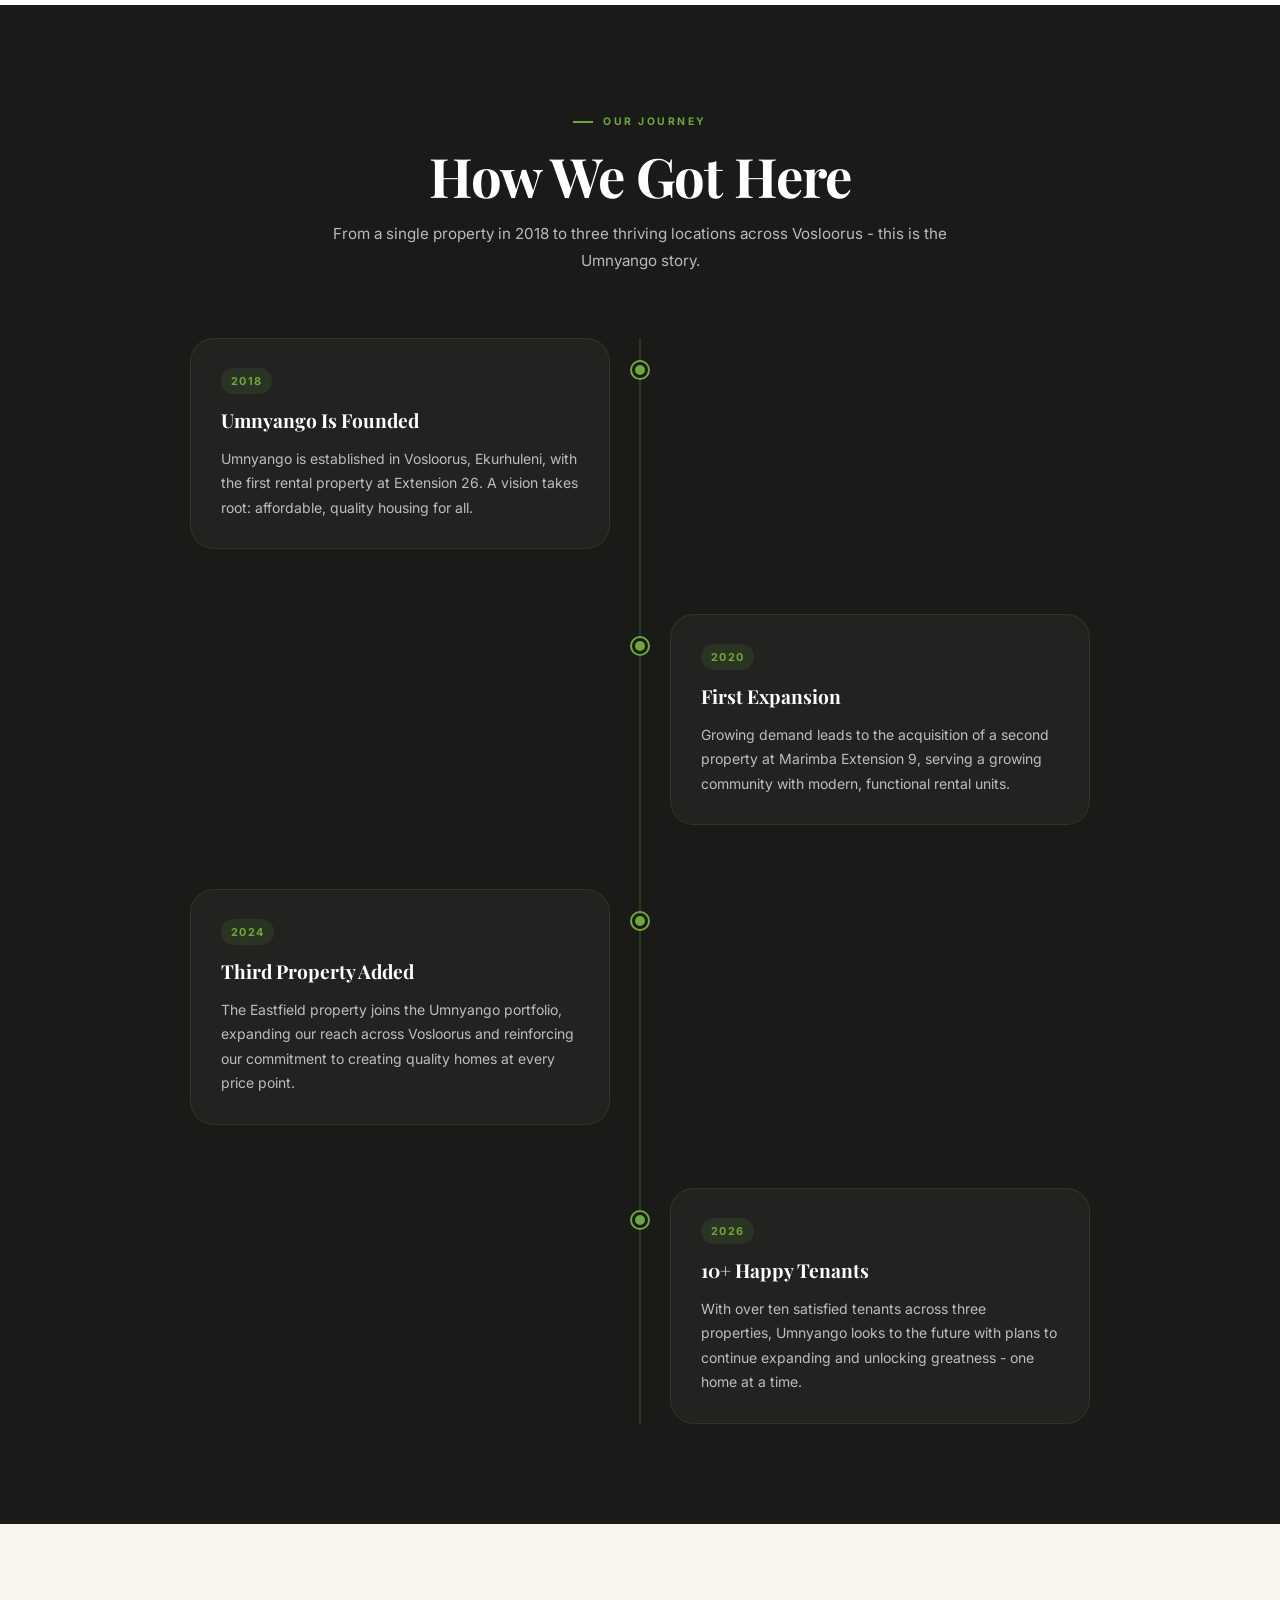
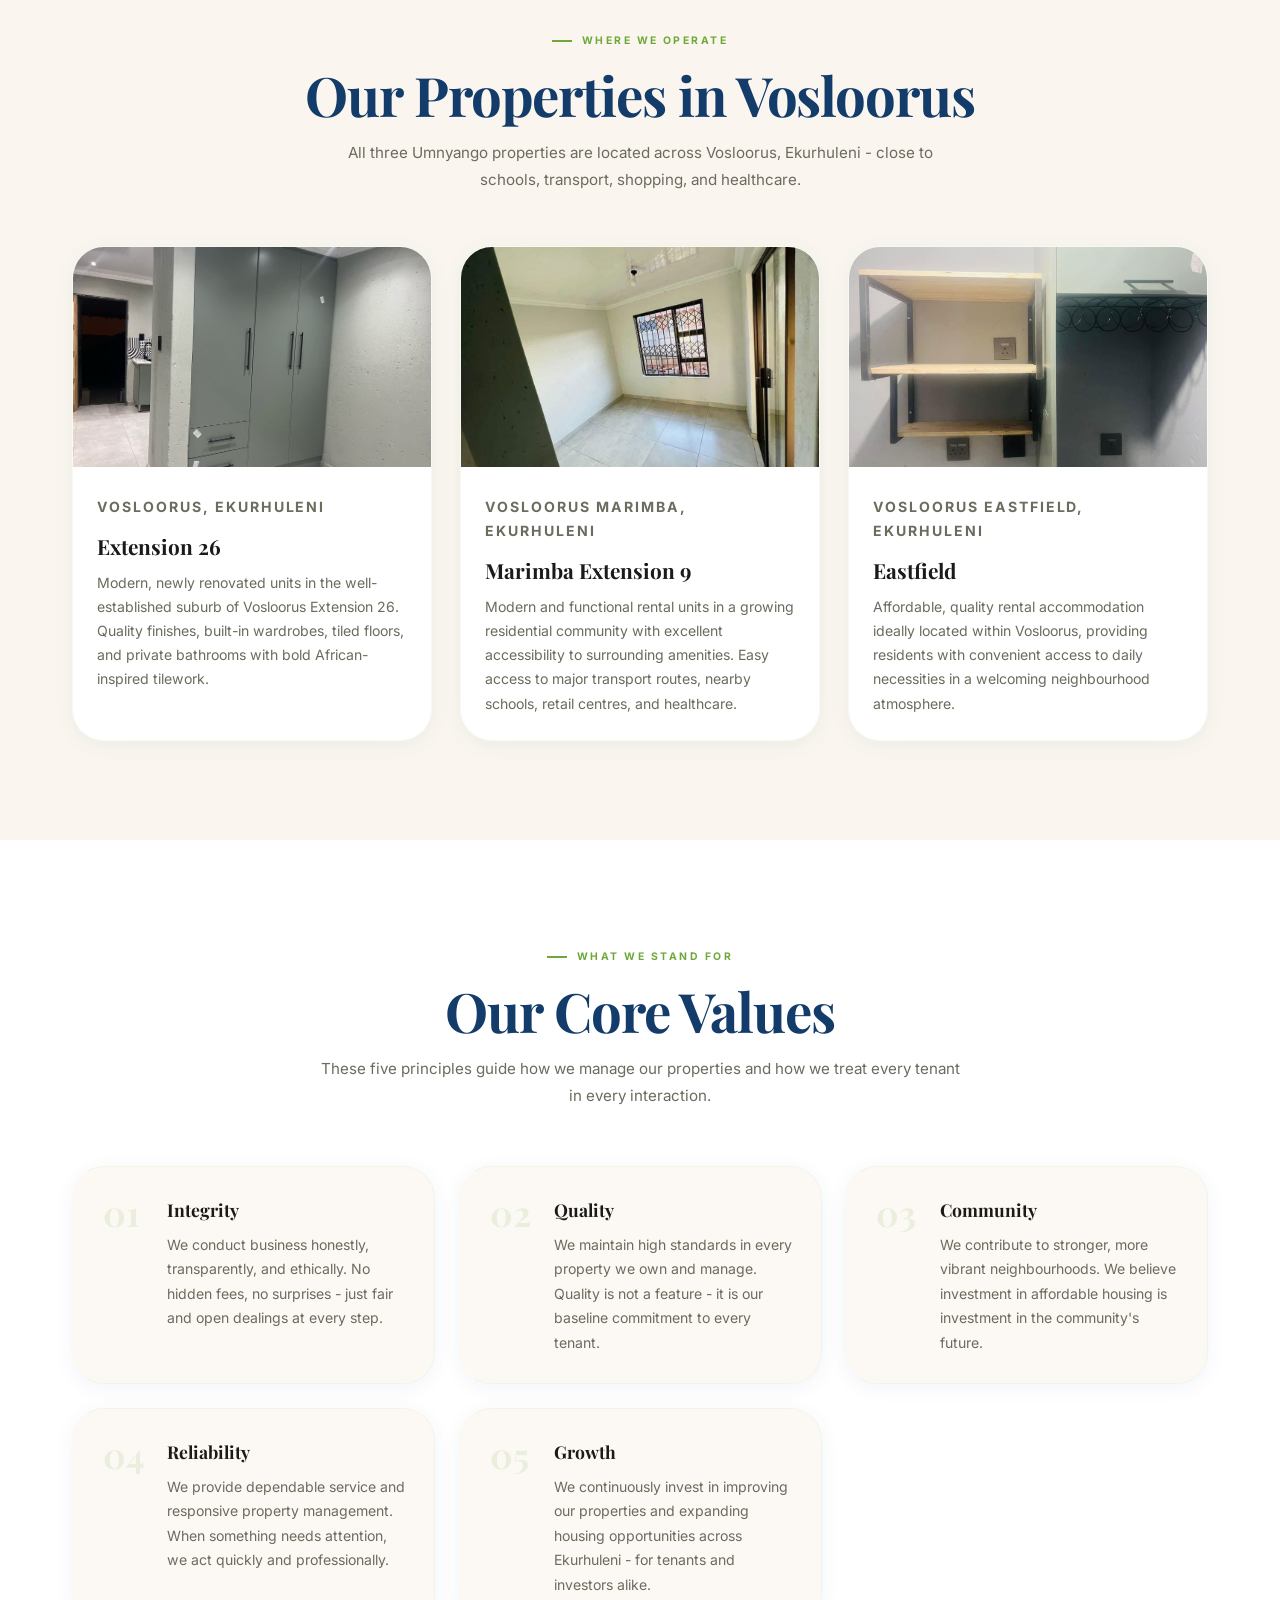
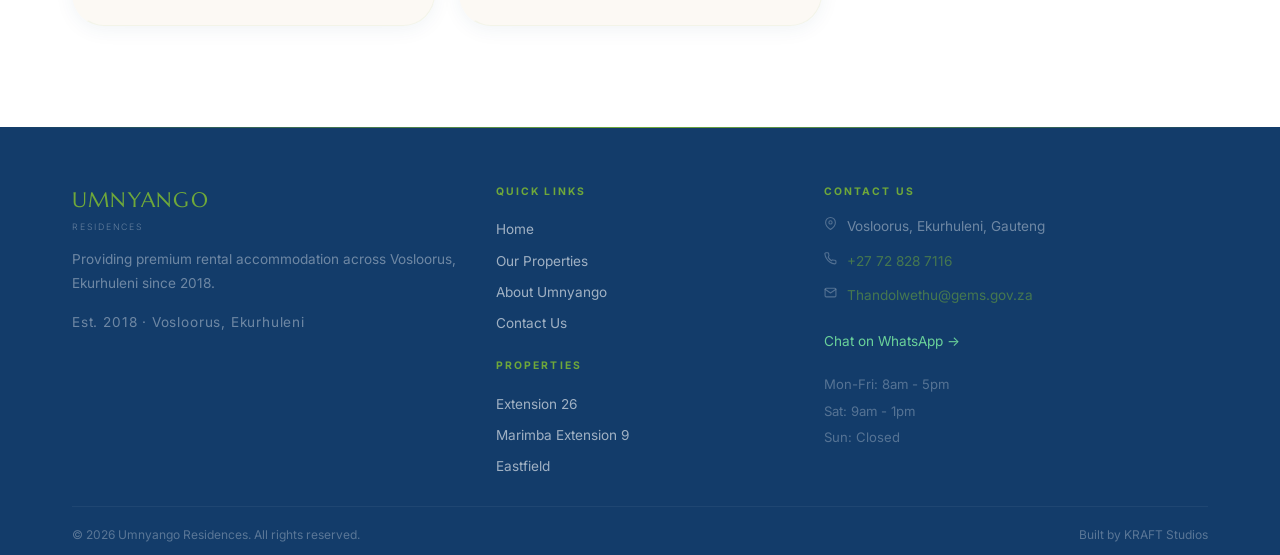
<file: about.html>
<!DOCTYPE html>
<html lang="en">
<head>
  <meta charset="UTF-8" />
  <meta name="viewport" content="width=device-width, initial-scale=1.0" />
  <link rel="icon" type="image/png" href="images/UmnyangoFavicon.png" />
    <title>About Us | Umnyango Residences</title>
  <meta name="description" content="Umnyango was established in 2018 with a vision to transform underutilised spaces into thriving rental communities in Vosloorus, Ekurhuleni. Learn our story, vision, and values." />
  <meta property="og:type" content="website" />
  <meta property="og:site_name" content="Umnyango Residences" />
  <meta property="og:url" content="https://codesbonga.github.io/Umnyango-Client/about.html" />
  <meta property="og:title" content="About Us | Umnyango Residences" />
  <meta property="og:description" content="Established in 2018 with a vision to transform underutilised spaces into thriving rental communities in Vosloorus, Ekurhuleni." />
  <meta property="og:image" content="https://codesbonga.github.io/Umnyango-Client/images/Ext%2026/photo-03.jpeg" />
  <meta name="twitter:card" content="summary_large_image" />
  <meta name="twitter:title" content="About Us | Umnyango Residences" />
  <meta name="twitter:description" content="Established in 2018 with a vision to transform underutilised spaces into thriving rental communities in Vosloorus, Ekurhuleni." />
  <meta name="twitter:image" content="https://codesbonga.github.io/Umnyango-Client/images/Ext%2026/photo-03.jpeg" />
  <link rel="stylesheet" href="styles.css" />
  <style>
    /* ===== PAGE HEADER OVERRIDES ===== */
    .page-header {
      padding: 120px 0 80px;
    }

    .page-header .hs-overlay {
      background: linear-gradient(160deg, rgba(22,22,18,0.92) 0%, rgba(45,54,32,0.75) 55%, rgba(22,22,18,0.95) 100%);
    }

    /* ===== OVERVIEW ===== */
    .overview-section {
      padding: 100px 0;
      background: var(--white);
    }

    .overview-grid {
      display: grid;
      grid-template-columns: 1fr 400px;
      gap: 72px;
      align-items: flex-start;
    }

    .overview-content .founded-badge {
      display: inline-flex;
      align-items: center;
      gap: 10px;
      background: var(--charcoal-dark);
      color: var(--text-soft);
      font-size: 0.78rem;
      font-weight: 600;
      padding: 10px 18px;
      border-radius: var(--radius-sm);
      letter-spacing: 0.04em;
      margin-bottom: 28px;
      font-family: 'Inter', sans-serif;
    }

    .overview-content .founded-badge span {
      color: var(--gold);
      font-family: 'Playfair Display', serif;
      font-size: 1rem;
    }

    .overview-content h2 {
      font-family: 'Playfair Display', serif;
      font-size: 1.5rem;
      color: var(--charcoal-dark);
      margin-bottom: 14px;
      margin-top: 28px;
    }

    .overview-content h2:first-of-type {
      margin-top: 0;
    }

    .overview-content p {
      color: var(--text-soft);
      line-height: 1.85;
      margin-bottom: 16px;
      font-size: 0.95rem;
    }

    .overview-content blockquote {
      border-left: 3px solid var(--gold);
      padding: 18px 24px;
      margin: 28px 0;
      background: var(--gold-soft);
      border-radius: 0 var(--radius-sm) var(--radius-sm) 0;
      font-family: 'Playfair Display', serif;
      font-style: italic;
      font-size: 1.05rem;
      color: var(--charcoal);
      line-height: 1.7;
    }

    .vm-stack {
      display: flex;
      flex-direction: column;
      gap: 18px;
      position: sticky;
      top: calc(var(--nav-h) + 24px);
    }

    .vm-card {
      background: var(--ivory-light);
      border-radius: var(--radius-lg);
      padding: 26px 28px;
      box-shadow: var(--shadow-sm);
      border-top: 3px solid var(--gold);
      transition: all var(--transition);
    }

    .vm-card:hover {
      transform: translateY(-2px);
      box-shadow: var(--shadow-md);
    }

    .vm-card h3 {
      font-size: 0.7rem;
      text-transform: uppercase;
      letter-spacing: 0.16em;
      font-family: 'Inter', sans-serif;
      font-weight: 700;
      color: var(--gold);
      margin-bottom: 10px;
    }

    .vm-card p {
      font-size: 0.9rem;
      color: var(--text-soft);
      line-height: 1.74;
    }

    /* ===== TIMELINE ===== */
    .timeline-section {
      padding: 100px 0;
      background: var(--charcoal-dark);
    }

    .timeline-head {
      text-align: center;
      margin-bottom: 64px;
    }

    .timeline-track {
      position: relative;
      max-width: 900px;
      margin: 0 auto;
    }

    .timeline-track::before {
      content: '';
      position: absolute;
      left: 50%;
      top: 0;
      bottom: 0;
      width: 2px;
      background: rgba(111,168,58,0.2);
      transform: translateX(-50%);
    }

    .tl-item {
      display: grid;
      grid-template-columns: 1fr 60px 1fr;
      gap: 0;
      margin-bottom: 64px;
      position: relative;
    }

    .tl-item:last-child { margin-bottom: 0; }

    .tl-content {
      background: rgba(255,255,255,0.04);
      border: 1px solid rgba(111,168,58,0.14);
      border-radius: var(--radius-lg);
      padding: 28px 30px;
      transition: background var(--transition);
    }

    .tl-content:hover {
      background: rgba(255,255,255,0.07);
    }

    .tl-item.left  .tl-content { grid-column: 1; }
    .tl-item.left  .tl-space   { grid-column: 2; }
    .tl-item.left  .tl-empty   { grid-column: 3; }
    .tl-item.right .tl-empty   { grid-column: 1; }
    .tl-item.right .tl-space   { grid-column: 2; }
    .tl-item.right .tl-content { grid-column: 3; }

    .tl-space {
      display: flex;
      flex-direction: column;
      align-items: center;
      justify-content: flex-start;
      padding-top: 24px;
      position: relative;
    }

    .tl-dot {
      width: 16px;
      height: 16px;
      background: var(--gold);
      border-radius: 50%;
      border: 3px solid var(--charcoal-dark);
      box-shadow: 0 0 0 2px var(--gold);
      flex-shrink: 0;
      z-index: 1;
    }

    .tl-year {
      font-family: 'Inter', sans-serif;
      font-size: 0.78rem;
      font-weight: 700;
      color: var(--gold);
      text-transform: uppercase;
      letter-spacing: 0.1em;
      margin-bottom: 8px;
    }

    .tl-content h3 {
      font-size: 1.2rem;
      color: var(--white);
      margin-bottom: 10px;
      font-family: 'Playfair Display', serif;
    }

    .tl-content p {
      font-size: 0.875rem;
      color: rgba(255,255,255,0.7);
      line-height: 1.74;
    }

    .tl-tag {
      display: inline-block;
      background: var(--gold-dim);
      color: var(--gold);
      font-size: 0.68rem;
      font-weight: 700;
      text-transform: uppercase;
      letter-spacing: 0.12em;
      padding: 4px 10px;
      border-radius: 20px;
      margin-bottom: 10px;
      font-family: 'Inter', sans-serif;
    }

    /* ===== AREAS ===== */
    .areas-section {
      background: var(--ivory);
      padding: 100px 0;
    }

    .areas-head {
      text-align: center;
      margin-bottom: 52px;
    }

    .areas-head .section-subtitle {
      margin: 0 auto;
    }

    .areas-grid {
      display: grid;
      grid-template-columns: repeat(3, 1fr);
      gap: 28px;
    }

    .area-card {
      background: var(--white);
      border-radius: var(--radius-xl);
      overflow: hidden;
      box-shadow: var(--shadow-sm);
      border: 1px solid var(--border-light);
      transition: all 0.4s var(--ease-out);
    }

    .area-card:hover {
      transform: translateY(-6px);
      box-shadow: var(--shadow-lg);
      border-color: var(--border);
    }

    .area-photo {
      height: 220px;
      overflow: hidden;
      background: var(--ivory-dark);
    }

    .area-photo img {
      width: 100%;
      height: 100%;
      object-fit: cover;
      transition: transform 0.7s var(--ease-out);
    }

    .area-card:hover .area-photo img {
      transform: scale(1.08);
    }

    .area-body {
      padding: 28px 24px 24px;
    }

    .area-body h3 {
      font-family: 'Playfair Display', serif;
      font-size: 1.3rem;
      margin-bottom: 6px;
      color: var(--charcoal-dark);
      font-weight: 700;
    }

    .area-location {
      font-size: 0.7rem;
      font-weight: 700;
      color: var(--gold);
      text-transform: uppercase;
      letter-spacing: 0.14em;
      margin-bottom: 10px;
      font-family: 'Inter', sans-serif;
    }

    .area-body p {
      font-size: 0.88rem;
      color: var(--text-soft);
      line-height: 1.72;
    }

    /* ===== VALUES ===== */
    .values-section {
      padding: 100px 0;
      background: var(--white);
    }

    .values-head {
      text-align: center;
      margin-bottom: 56px;
    }

    .values-head .section-subtitle {
      margin: 0 auto;
    }

    .values-grid {
      display: grid;
      grid-template-columns: repeat(3, 1fr);
      gap: 24px;
    }

    .value-card {
      display: flex;
      gap: 20px;
      background: var(--ivory-light);
      border-radius: var(--radius-xl);
      padding: 28px;
      box-shadow: var(--shadow-sm);
      transition: all 0.4s var(--ease-out);
      align-items: flex-start;
      border: 1px solid var(--border-light);
      border-left: 3px solid transparent;
    }

    .value-card:hover {
      transform: translateY(-4px);
      box-shadow: var(--shadow-md);
      border-left-color: var(--gold);
      border-color: var(--border);
    }

    .value-num {
      font-family: 'Playfair Display', serif;
      font-size: 2.2rem;
      font-weight: 700;
      color: var(--gold-dim);
      line-height: 1;
      flex-shrink: 0;
      width: 44px;
    }

    .value-content h3 {
      font-family: 'Playfair Display', serif;
      font-size: 1.1rem;
      margin-bottom: 8px;
      color: var(--charcoal-dark);
      font-weight: 700;
    }

    .value-content p {
      font-size: 0.88rem;
      color: var(--text-soft);
      line-height: 1.74;
    }

    /* ===== TRUST STRIP ===== */
    .trust-strip {
      background: var(--charcoal-dark);
      padding: 0;
    }

    .trust-inner {
      display: grid;
      grid-template-columns: repeat(4, 1fr);
    }

    .trust-cell {
      padding: 32px 24px;
      text-align: center;
      border-right: 1px solid rgba(255,255,255,0.06);
    }

    .trust-cell:last-child { border-right: none; }

    .trust-label {
      font-family: 'Playfair Display', serif;
      font-size: 1.3rem;
      color: var(--gold);
      margin-bottom: 6px;
      font-weight: 700;
    }

    .trust-desc {
      font-size: 0.75rem;
      color: rgba(255,255,255,0.55);
      line-height: 1.6;
      font-family: 'Inter', sans-serif;
      font-weight: 500;
      letter-spacing: 0.04em;
    }

    /* ===== CTA ===== */
    .about-cta {
      background: linear-gradient(135deg, var(--olive-deep) 0%, var(--charcoal-dark) 100%);
      padding: 72px 0;
      text-align: center;
      position: relative;
      overflow: hidden;
    }

    .about-cta::before {
      content: '';
      position: absolute;
      inset: 0;
      background:
        radial-gradient(ellipse at 20% 50%, rgba(111,168,58,0.08), transparent 50%),
        radial-gradient(ellipse at 80% 50%, rgba(106,122,74,0.06), transparent 50%);
      pointer-events: none;
    }

    .about-cta .container {
      position: relative;
      z-index: 1;
    }

    .about-cta h2 {
      font-family: 'Playfair Display', serif;
      font-size: clamp(1.8rem, 4vw, 2.6rem);
      color: var(--white);
      margin-bottom: 14px;
      letter-spacing: -0.02em;
    }

    .about-cta p {
      color: rgba(255,255,255,0.65);
      font-size: 1.02rem;
      max-width: 600px;
      margin: 0 auto 36px;
      line-height: 1.8;
    }

    .about-cta .btn-group {
      display: flex;
      gap: 16px;
      justify-content: center;
      flex-wrap: wrap;
    }

    /* ===== RESPONSIVE ===== */
    @media (max-width: 1020px) {
      .overview-grid {
        grid-template-columns: 1fr;
      }
      .vm-stack {
        position: static;
        flex-direction: row;
        flex-wrap: wrap;
      }
      .vm-card {
        flex: 1;
        min-width: 240px;
      }
    }

    @media (max-width: 900px) {
      .areas-grid {
        grid-template-columns: 1fr 1fr;
      }
      .values-grid {
        grid-template-columns: 1fr 1fr;
      }
      .trust-inner {
        grid-template-columns: 1fr 1fr;
      }
      .trust-cell:nth-child(2) {
        border-right: none;
      }
    }

    @media (max-width: 768px) {
      .timeline-track::before {
        left: 20px;
      }
      .tl-item {
        display: block;
        padding-left: 52px;
        position: relative;
      }
      .tl-space {
        position: absolute;
        left: 0;
        top: 0;
        flex-direction: row;
        padding: 22px 0 0 12px;
      }
      .tl-dot {
        margin-right: 0;
      }
      .tl-empty {
        display: none;
      }
    }

    @media (max-width: 640px) {
      .areas-grid {
        grid-template-columns: 1fr;
      }
      .values-grid {
        grid-template-columns: 1fr;
      }
      .trust-inner {
        grid-template-columns: 1fr 1fr;
      }
    }
  </style>
</head>
<body>
  <!-- ===== CUSTOM CURSOR ===== -->
  <div class="cursor-ring" id="cursorRing"></div>
  <div class="cursor-dot" id="cursorDot"></div>

  <!-- ===== NAVIGATION ===== -->
  <nav class="nav" id="mainNav">
    <div class="container nav-inner">
      <a href="index.html" class="nav-logo"><img src="images/UmnyangoLogo.png" alt="Umnyango Residences" /><span class="nav-logo-text">Umnyango<span>Residences</span></span></a>
      <button class="nav-toggle" id="navToggle" aria-label="Toggle navigation" aria-expanded="false">
        <span></span><span></span><span></span>
      </button>
      <ul class="nav-links" id="navLinks" role="list">
        <li><a href="index.html">Home</a></li>
        <li><a href="properties.html">Properties</a></li>
        <li><a href="about.html" class="active">About</a></li>
        <li><a href="contact.html">Contact</a></li>
      </ul>
      <div class="nav-cta">
        <a href="contact.html" class="btn btn-primary btn-sm">Book a Viewing</a>
      </div>
    </div>
  </nav>

  <!-- ===== PAGE HEADER ===== -->
  <header class="page-header">
    <div class="hs-slides" id="hsSlides"></div>
    <div class="hs-overlay"></div>
    <div class="container">
      <p class="breadcrumb"><a href="index.html">Home</a> &rsaquo; About Us</p>
      <h1>About Umnyango</h1>
      <p>Property investment and rental dedicated to creating opportunities through quality, affordable housing in Vosloorus, Ekurhuleni.</p>
    </div>
  </header>

  <script>
    // ===== SLIDESHOW =====
    (function(){
      var imgs = [
        'images/Ext 26/photo-03.jpeg',
        'images/Eastfield/photo-02.jpeg',
        'images/Ext 9/photo-02.jpeg',
        'images/Ext 26/photo-08.jpeg',
        'images/Eastfield/photo-05.jpeg',
        'images/Ext 26/photo-11.jpeg'
      ];
      var wrap = document.getElementById('hsSlides');
      var slides = imgs.map(function(src, i){
        var d = document.createElement('div');
        d.className = 'hs-slide' + (i === 0 ? ' active' : '');
        d.style.backgroundImage = "url('" + src + "')";
        wrap.appendChild(d);
        return d;
      });
      var cur = 0;
      setInterval(function(){
        slides[cur].classList.remove('active');
        cur = (cur + 1) % slides.length;
        slides[cur].classList.add('active');
      }, 5000);
    })();
  </script>

  <!-- ===== OVERVIEW ===== -->
  <section class="overview-section">
    <div class="container">
      <div class="overview-grid">
        <div class="overview-content reveal">
          <div class="founded-badge">Est. &nbsp;<span>2018</span>&nbsp; · Vosloorus, Ekurhuleni</div>
          <span class="section-label">Our Story</span>
          <h2>Transforming Underutilised Spaces into Thriving Communities</h2>
          <p>Umnyango was founded in 2018 with a clear and purposeful vision: to transform underutilised spaces into safe, modern, and sustainable rental communities across Ekurhuleni.</p>
          <p>Our name - <strong>Umnyango</strong> - means <strong>door</strong> or <strong>gateway</strong> in isiZulu. It reflects our core belief that every home is more than just a place to live. It is the gateway to stability, growth, and a better future. When we open a door for a tenant, we open an opportunity for them to build something greater.</p>
          <blockquote>"We believe that access to quality accommodation is fundamental to unlocking individual and community potential. Every property we manage is designed with our tenants' comfort, security, and long-term wellbeing in mind."</blockquote>
          <p>Today, Umnyango continues to grow its property portfolio in Ekurhuleni, providing professionally managed rental accommodation that balances affordability with quality - creating sustainable value for both tenants and investors.</p>
          <h2>Our Approach</h2>
          <p>We operate on a simple principle: responsible property ownership and management is the foundation of stable communities. We maintain open communication with all our tenants, carry out regular property inspections, and respond promptly to maintenance requests.</p>
          <p>Choosing Umnyango means choosing a property partner that values its residents and invests in the communities it serves, providing clean, safe, and well-maintained properties supported by responsive and professional management.</p>
        </div>

        <div class="vm-stack reveal reveal-delay-2">
          <div class="vm-card">
            <h3>Our Vision</h3>
            <p>To unlock greatness in communities by transforming unused spaces into thriving, income-generating properties that improve lives.</p>
          </div>
          <div class="vm-card">
            <h3>Our Mission</h3>
            <p>To deliver affordable, safe, and high-quality rental housing solutions that improve living standards while ensuring long-term financial returns through responsible property ownership and management.</p>
          </div>
          <div class="vm-card">
            <h3>Our Promise</h3>
            <p>At Umnyango, we believe that every door we open creates an opportunity for someone to build a brighter future - one home, one family, and one community at a time.</p>
          </div>
        </div>
      </div>
    </div>
  </section>

  <!-- ===== TIMELINE ===== -->
  <section class="timeline-section">
    <div class="container">
      <div class="timeline-head reveal">
        <span class="section-label">Our Journey</span>
        <h2 class="section-title light">How We Got Here</h2>
        <p class="section-subtitle light" style="margin:0 auto;">From a single property in 2018 to three thriving locations across Vosloorus - this is the Umnyango story.</p>
      </div>
      <div class="timeline-track">
        <div class="tl-item left reveal">
          <div class="tl-content">
            <span class="tl-tag">2018</span>
            <h3>Umnyango Is Founded</h3>
            <p>Umnyango is established in Vosloorus, Ekurhuleni, with the first rental property at Extension 26. A vision takes root: affordable, quality housing for all.</p>
          </div>
          <div class="tl-space"><div class="tl-dot"></div></div>
          <div class="tl-empty"></div>
        </div>
        <div class="tl-item right reveal reveal-delay-1">
          <div class="tl-empty"></div>
          <div class="tl-space"><div class="tl-dot"></div></div>
          <div class="tl-content">
            <span class="tl-tag">2020</span>
            <h3>First Expansion</h3>
            <p>Growing demand leads to the acquisition of a second property at Marimba Extension 9, serving a growing community with modern, functional rental units.</p>
          </div>
        </div>
        <div class="tl-item left reveal reveal-delay-2">
          <div class="tl-content">
            <span class="tl-tag">2024</span>
            <h3>Third Property Added</h3>
            <p>The Eastfield property joins the Umnyango portfolio, expanding our reach across Vosloorus and reinforcing our commitment to creating quality homes at every price point.</p>
          </div>
          <div class="tl-space"><div class="tl-dot"></div></div>
          <div class="tl-empty"></div>
        </div>
        <div class="tl-item right reveal reveal-delay-3">
          <div class="tl-empty"></div>
          <div class="tl-space"><div class="tl-dot"></div></div>
          <div class="tl-content">
            <span class="tl-tag">2026</span>
            <h3>10+ Happy Tenants</h3>
            <p>With over ten satisfied tenants across three properties, Umnyango looks to the future with plans to continue expanding and unlocking greatness - one home at a time.</p>
          </div>
        </div>
      </div>
    </div>
  </section>

  <!-- ===== AREAS ===== -->
  <section class="areas-section">
    <div class="container">
      <div class="areas-head reveal">
        <span class="section-label">Where We Operate</span>
        <h2 class="section-title">Our Properties in Vosloorus</h2>
        <p class="section-subtitle">All three Umnyango properties are located across Vosloorus, Ekurhuleni - close to schools, transport, shopping, and healthcare.</p>
      </div>
      <div class="areas-grid">
        <div class="area-card reveal reveal-delay-1">
          <div class="area-photo"><img src="images/Ext 26/photo-03.jpeg" alt="Extension 26" loading="lazy" /></div>
          <div class="area-body">
            <p class="area-location">Vosloorus, Ekurhuleni</p>
            <h3>Extension 26</h3>
            <p>Modern, newly renovated units in the well-established suburb of Vosloorus Extension 26. Quality finishes, built-in wardrobes, tiled floors, and private bathrooms with bold African-inspired tilework.</p>
          </div>
        </div>
        <div class="area-card reveal reveal-delay-2">
          <div class="area-photo"><img src="images/Ext 9/photo-02.jpeg" alt="Marimba Extension 9" loading="lazy" /></div>
          <div class="area-body">
            <p class="area-location">Vosloorus Marimba, Ekurhuleni</p>
            <h3>Marimba Extension 9</h3>
            <p>Modern and functional rental units in a growing residential community with excellent accessibility to surrounding amenities. Easy access to major transport routes, nearby schools, retail centres, and healthcare.</p>
          </div>
        </div>
        <div class="area-card reveal reveal-delay-3">
          <div class="area-photo"><img src="images/Eastfield/photo-03.jpeg" alt="Eastfield" loading="lazy" /></div>
          <div class="area-body">
            <p class="area-location">Vosloorus Eastfield, Ekurhuleni</p>
            <h3>Eastfield</h3>
            <p>Affordable, quality rental accommodation ideally located within Vosloorus, providing residents with convenient access to daily necessities in a welcoming neighbourhood atmosphere.</p>
          </div>
        </div>
      </div>
    </div>
  </section>

  <!-- ===== VALUES ===== -->
  <section class="values-section">
    <div class="container">
      <div class="values-head reveal">
        <span class="section-label">What We Stand For</span>
        <h2 class="section-title">Our Core Values</h2>
        <p class="section-subtitle">These five principles guide how we manage our properties and how we treat every tenant in every interaction.</p>
      </div>
      <div class="values-grid">
        <div class="value-card reveal reveal-delay-1">
          <div class="value-num">01</div>
          <div class="value-content"><h3>Integrity</h3><p>We conduct business honestly, transparently, and ethically. No hidden fees, no surprises - just fair and open dealings at every step.</p></div>
        </div>
        <div class="value-card reveal reveal-delay-2">
          <div class="value-num">02</div>
          <div class="value-content"><h3>Quality</h3><p>We maintain high standards in every property we own and manage. Quality is not a feature - it is our baseline commitment to every tenant.</p></div>
        </div>
        <div class="value-card reveal reveal-delay-3">
          <div class="value-num">03</div>
          <div class="value-content"><h3>Community</h3><p>We contribute to stronger, more vibrant neighbourhoods. We believe investment in affordable housing is investment in the community's future.</p></div>
        </div>
        <div class="value-card reveal reveal-delay-4">
          <div class="value-num">04</div>
          <div class="value-content"><h3>Reliability</h3><p>We provide dependable service and responsive property management. When something needs attention, we act quickly and professionally.</p></div>
        </div>
        <div class="value-card reveal reveal-delay-5">
          <div class="value-num">05</div>
          <div class="value-content"><h3>Growth</h3><p>We continuously invest in improving our properties and expanding housing opportunities across Ekurhuleni - for tenants and investors alike.</p></div>
        </div>
      </div>
    </div>
  </section>

  <!-- ===== FOOTER ===== -->
  <footer>
    <div class="footer-body">
      <div class="container">
        <div class="footer-grid">
          <div class="footer-brand">
            <a href="index.html" class="footer-logo">Umnyango<span>Residences</span></a>
            <p>Providing premium rental accommodation across Vosloorus, Ekurhuleni since 2018.</p>
            <p class="footer-est">Est. 2018 &middot; Vosloorus, Ekurhuleni</p>
          </div>

          <div class="footer-links">
            <h4>Quick Links</h4>
            <a href="index.html">Home</a>
            <a href="properties.html">Our Properties</a>
            <a href="about.html">About Umnyango</a>
            <a href="contact.html">Contact Us</a>
            <h4 class="footer-links-sub">Properties</h4>
            <a href="property-detail.html?p=1">Extension 26</a>
            <a href="property-detail.html?p=2">Marimba Extension 9</a>
            <a href="property-detail.html?p=3">Eastfield</a>
          </div>

          <div class="footer-contact">
            <h4>Contact Us</h4>
            <p>
              <svg width="13" height="13" viewBox="0 0 24 24" fill="none" stroke="currentColor" stroke-width="2" stroke-linecap="round" stroke-linejoin="round" style="flex-shrink:0;margin-top:3px;opacity:.7"><path d="M21 10c0 7-9 13-9 13s-9-6-9-13a9 9 0 0 1 18 0z"/><circle cx="12" cy="10" r="3"/></svg>
              Vosloorus, Ekurhuleni, Gauteng
            </p>
            <p>
              <svg width="13" height="13" viewBox="0 0 24 24" fill="none" stroke="currentColor" stroke-width="2" stroke-linecap="round" stroke-linejoin="round" style="flex-shrink:0;margin-top:3px;opacity:.7"><path d="M22 16.92v3a2 2 0 0 1-2.18 2 19.79 19.79 0 0 1-8.63-3.07A19.5 19.5 0 0 1 4.69 12 19.79 19.79 0 0 1 1.63 3.44 2 2 0 0 1 3.6 1.27h3a2 2 0 0 1 2 1.72c.09.86.24 1.71.45 2.54a2 2 0 0 1-.45 2.11L7.91 9.9a16 16 0 0 0 6.19 6.19l.96-.96a2 2 0 0 1 2.11-.45c.83.21 1.68.36 2.54.45A2 2 0 0 1 22 16.92z"/></svg>
              <a href="tel:+27728287116">+27 72 828 7116</a>
            </p>
            <p>
              <svg width="13" height="13" viewBox="0 0 24 24" fill="none" stroke="currentColor" stroke-width="2" stroke-linecap="round" stroke-linejoin="round" style="flex-shrink:0;margin-top:3px;opacity:.7"><path d="M4 4h16c1.1 0 2 .9 2 2v12c0 1.1-.9 2-2 2H4c-1.1 0-2-.9-2-2V6c0-1.1.9-2 2-2z"/><polyline points="22,6 12,13 2,6"/></svg>
              <a href="mailto:Thandolwethu@gems.gov.za">Thandolwethu@gems.gov.za</a>
            </p>
            <a href="https://wa.me/27728287116" class="footer-wa-link" target="_blank" rel="noopener">Chat on WhatsApp &rarr;</a>
            <div class="footer-hours">Mon-Fri: 8am - 5pm<br>Sat: 9am - 1pm<br>Sun: Closed</div>
          </div>
        </div>
      </div>
    </div>
    <div class="container">
      <div class="footer-bottom">
        <span>&copy; 2026 Umnyango Residences. All rights reserved.</span>
        <span>Built by <a href="https://kraftstudios.co.za" target="_blank" rel="noopener">KRAFT Studios</a></span>
      </div>
    </div>
  </footer>

  <!-- ===== FLOATING WHATSAPP ===== -->
  <div class="whatsapp-float">
    <a href="https://wa.me/27728287116" target="_blank" rel="noopener" aria-label="Chat on WhatsApp">
      <svg width="26" height="26" viewBox="0 0 24 24" fill="white"><path d="M21 11.5a8.38 8.38 0 0 1-.9 3.8 8.5 8.5 0 0 1-7.6 4.7 8.38 8.38 0 0 1-3.8-.9L3 21l1.9-5.7a8.38 8.38 0 0 1-.9-3.8 8.5 8.5 0 0 1 4.7-7.6 8.38 8.38 0 0 1 3.8-.9h.5a8.48 8.48 0 0 1 8 8v.5z"/></svg>
    </a>
  </div>

  <script>
    // ===== NAV SCROLL =====
    var nav = document.getElementById('mainNav');
    window.addEventListener('scroll', function() {
      nav.classList.toggle('scrolled', window.scrollY > 40);
    }, { passive: true });

    // ===== MOBILE NAV =====
    var toggle = document.getElementById('navToggle');
    var links = document.getElementById('navLinks');
    toggle.addEventListener('click', function() {
      var open = links.classList.toggle('open');
      toggle.classList.toggle('open');
      toggle.setAttribute('aria-expanded', open);
      document.body.style.overflow = open ? 'hidden' : '';
    });
    links.querySelectorAll('a').forEach(function(a) {
      a.addEventListener('click', function() {
        links.classList.remove('open');
        toggle.classList.remove('open');
        toggle.setAttribute('aria-expanded', 'false');
        document.body.style.overflow = '';
      });
    });
    document.addEventListener('click', function(e) {
      if (links.classList.contains('open') && !toggle.contains(e.target) && !e.target.closest('a')) {
        links.classList.remove('open');
        toggle.classList.remove('open');
        toggle.setAttribute('aria-expanded', 'false');
        document.body.style.overflow = '';
      }
    });

    // ===== SCROLL REVEAL =====
    var observer = new IntersectionObserver(function(entries) {
      entries.forEach(function(e) {
        if (e.isIntersecting) {
          e.target.classList.add('visible');
          observer.unobserve(e.target);
        }
      });
    }, { threshold: 0.1, rootMargin: '0px 0px -30px 0px' });
    document.querySelectorAll('.reveal, .reveal-left, .reveal-right').forEach(function(el) {
      observer.observe(el);
    });

    // ===== CUSTOM CURSOR =====
    var cursorRing = document.getElementById('cursorRing');
    var cursorDot = document.getElementById('cursorDot');
    var interactiveSelectors = ['a', 'button', '.btn', '.nav-toggle', '.nav-links a', '.whatsapp-float a', '.area-card', '.value-card', '.vm-card', '.tl-content'];

    var mouseX = window.innerWidth / 2;
    var mouseY = window.innerHeight / 2;

    // Create cursor trail dots
    var trailDots = [];
    for (var i = 0; i < 8; i++) {
      var dot = document.createElement('div');
      dot.className = 'cursor-trail-dot';
      document.body.appendChild(dot);
      trailDots.push({ el: dot, x: mouseX, y: mouseY });
    }

    document.addEventListener('mousemove', function(event) {
      mouseX = event.clientX;
      mouseY = event.clientY;
      cursorDot.style.transform = 'translate3d(' + mouseX + 'px, ' + mouseY + 'px, 0)';
      cursorRing.style.transform = 'translate3d(' + mouseX + 'px, ' + mouseY + 'px, 0)';

      // Trail animation
      trailDots.forEach(function(dot, i) {
        setTimeout(function() {
          dot.el.style.transform = 'translate3d(' + mouseX + 'px, ' + mouseY + 'px, 0)';
          dot.el.style.opacity = '' + (0.5 - i * 0.06);
        }, i * 30);
      });
    }, { passive: true });

    // Hover states for interactives
    document.addEventListener('mouseover', function(event) {
      if (interactiveSelectors.some(function(selector) { return event.target.closest(selector); })) {
        cursorRing.classList.add('hover');
        cursorDot.classList.add('hover');
      }
    });
    document.addEventListener('mouseout', function(event) {
      if (interactiveSelectors.some(function(selector) { return event.target.closest(selector); })) {
        cursorRing.classList.remove('hover');
        cursorDot.classList.remove('hover');
      }
    });

    // Click effect
    document.addEventListener('mousedown', function() {
      cursorRing.style.transform = 'translate3d(' + mouseX + 'px, ' + mouseY + 'px, 0) scale(0.75)';
    });
    document.addEventListener('mouseup', function() {
      cursorRing.style.transform = 'translate3d(' + mouseX + 'px, ' + mouseY + 'px, 0) scale(1)';
    });

    // Hide cursor when leaving window
    document.addEventListener('mouseleave', function() {
      cursorRing.style.opacity = '0';
      cursorDot.style.opacity = '0';
    });
    document.addEventListener('mouseenter', function() {
      cursorRing.style.opacity = '0.6';
      cursorDot.style.opacity = '0.95';
    });

    // ===== SMOOTH SCROLL FOR BREADCRUMB =====
    console.log('%c Umnyango ✦ Luxury Living ', 'background: #161612; color: #6fa83a; font-size: 14px; font-weight: bold; padding: 10px 20px; border-radius: 8px;');
    console.log('%c Built with passion by KRAFT Studios ', 'background: #2a2a24; color: #faf6ef; font-size: 12px; padding: 6px 16px; border-radius: 4px;');
  </script>
</body>
</html>
</file>
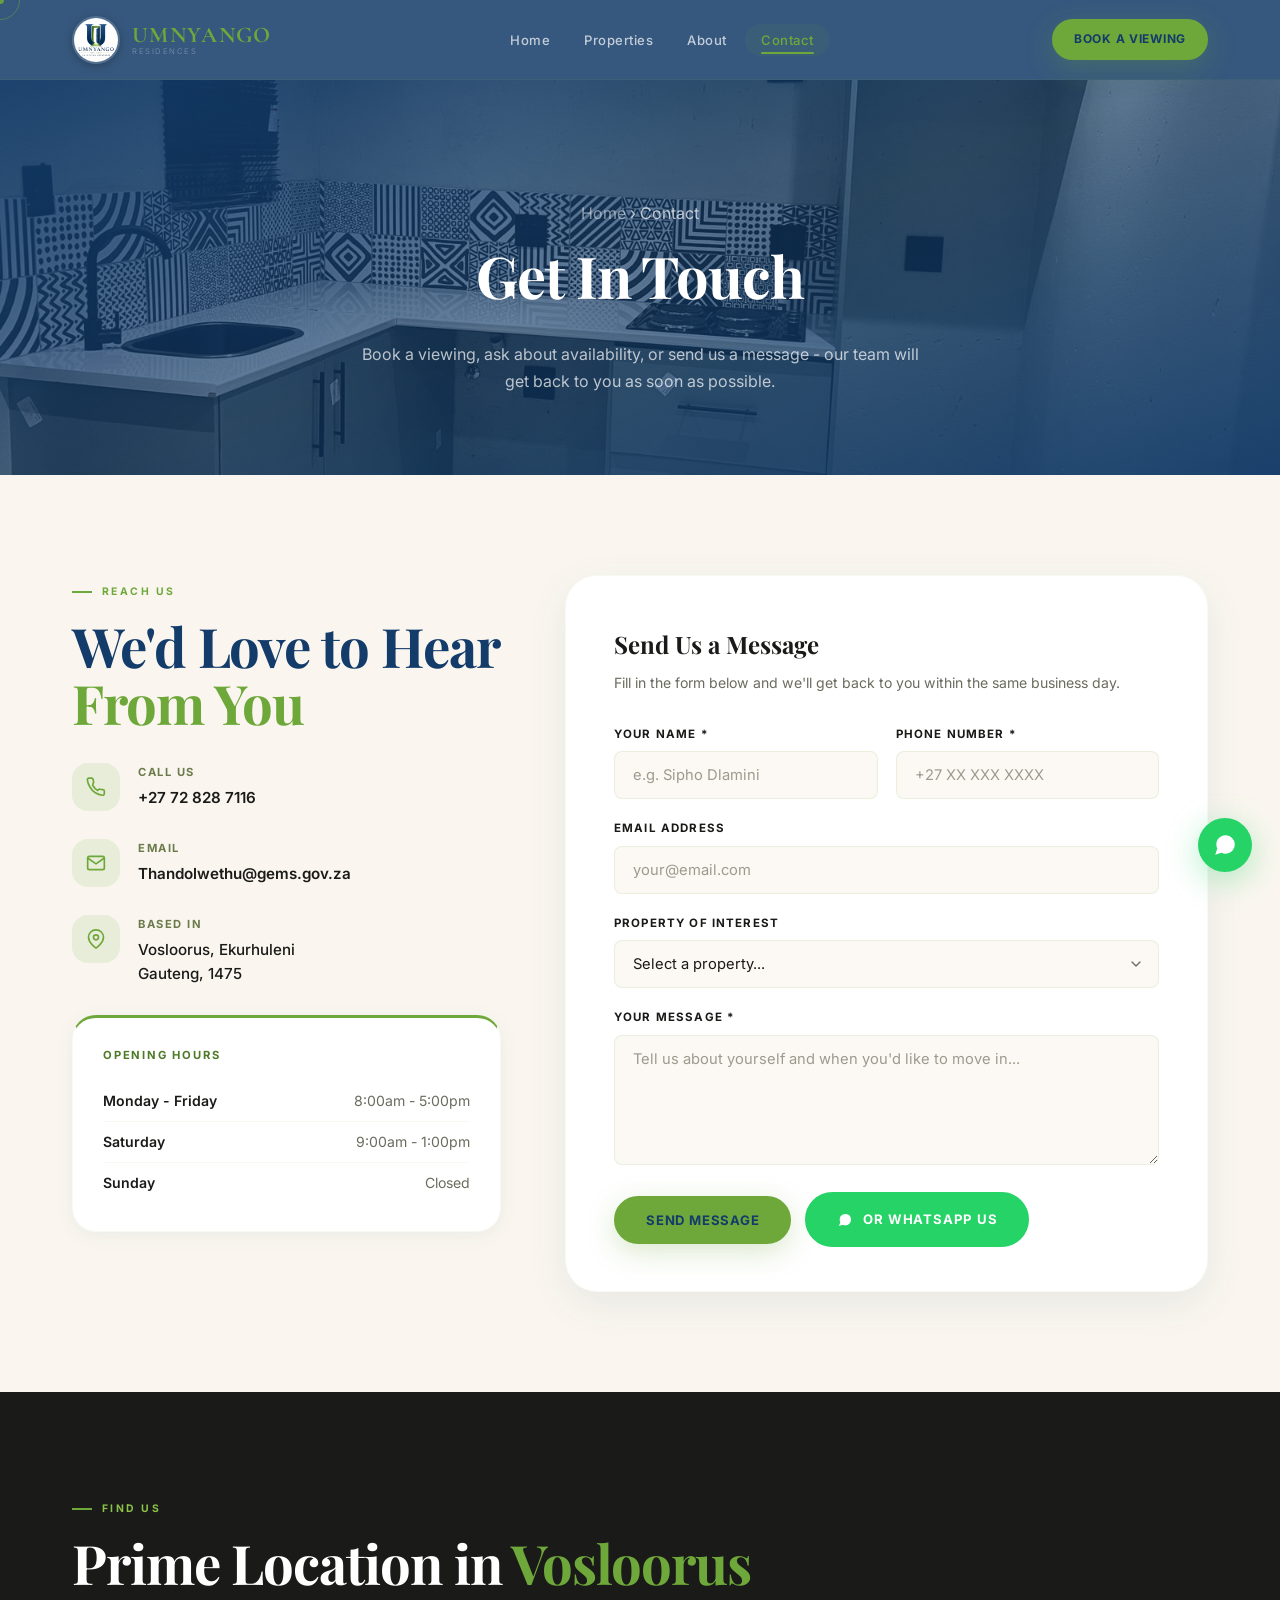
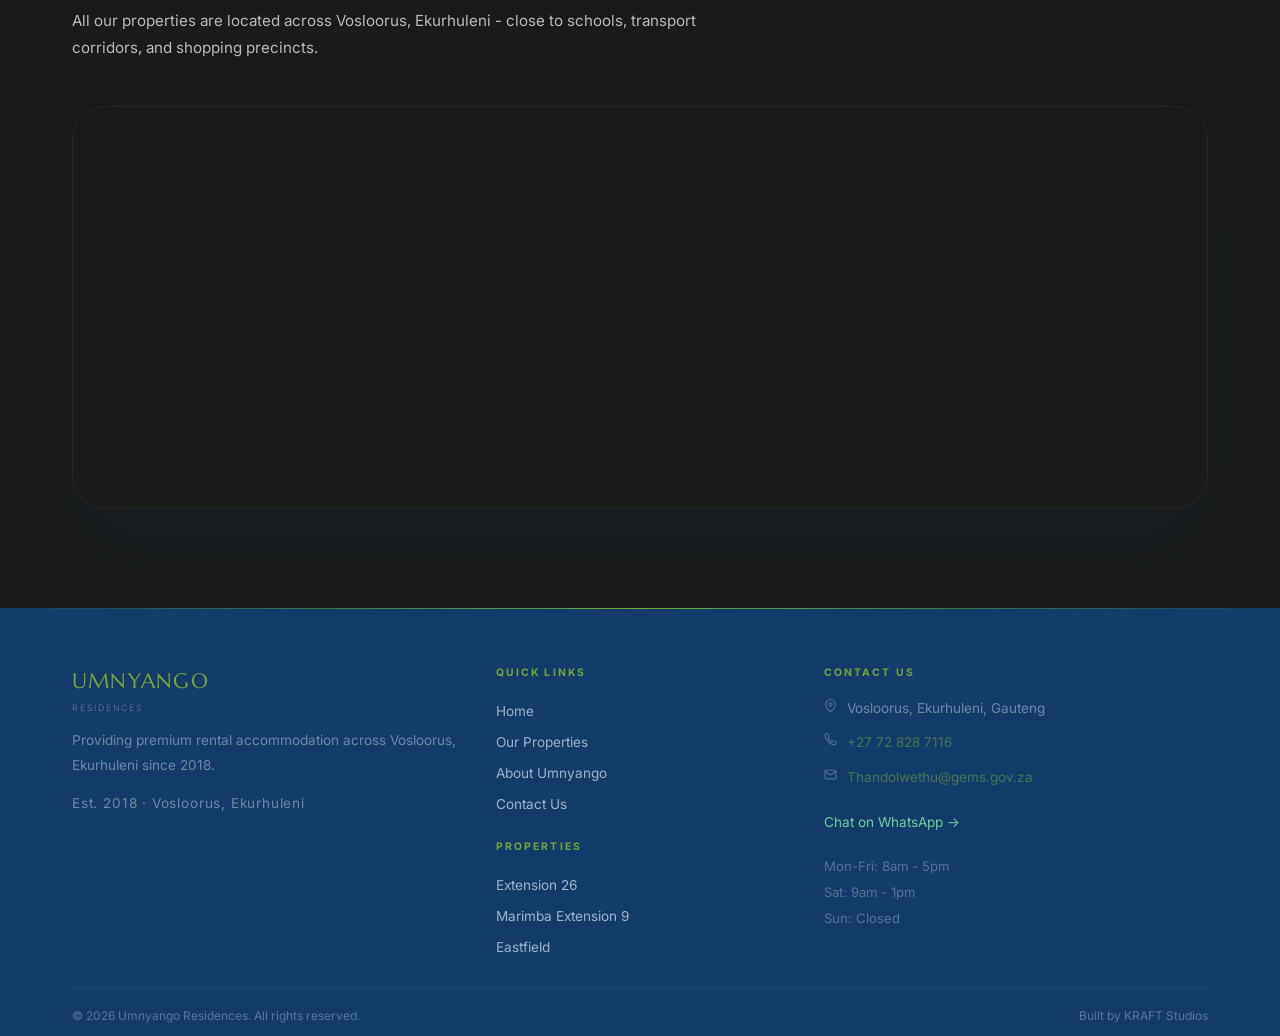
<file: contact.html>
<!DOCTYPE html>
<html lang="en">
<head>
  <meta charset="UTF-8" />
  <meta name="viewport" content="width=device-width, initial-scale=1.0" />
  <link rel="icon" type="image/png" href="images/UmnyangoFavicon.png" />
    <title>Contact | Umnyango Residences</title>
  <meta name="description" content="Contact Umnyango Residences to book a viewing, enquire about availability, or ask about our premium rental suites in Vosloorus, Ekurhuleni." />
  <meta property="og:type" content="website" />
  <meta property="og:site_name" content="Umnyango Residences" />
  <meta property="og:url" content="https://codesbonga.github.io/Umnyango-Client/contact.html" />
  <meta property="og:title" content="Contact | Umnyango Residences" />
  <meta property="og:description" content="Book a viewing, enquire about availability, or ask about our premium rental suites in Vosloorus, Ekurhuleni." />
  <meta property="og:image" content="https://codesbonga.github.io/Umnyango-Client/images/Ext%2026/photo-03.jpeg" />
  <meta name="twitter:card" content="summary_large_image" />
  <meta name="twitter:title" content="Contact | Umnyango Residences" />
  <meta name="twitter:description" content="Book a viewing, enquire about availability, or ask about our premium rental suites in Vosloorus, Ekurhuleni." />
  <meta name="twitter:image" content="https://codesbonga.github.io/Umnyango-Client/images/Ext%2026/photo-03.jpeg" />
  <link rel="stylesheet" href="styles.css" />
  <style>
    /* ===== WHATSAPP CTA BANNER ===== */
    .wa-cta-banner {
      background: #1a9e52;
      padding: 36px 0;
      position: relative;
      overflow: hidden;
    }

    .wa-cta-banner::before {
      content: '';
      position: absolute;
      inset: 0;
      background: radial-gradient(ellipse at 30% 50%, rgba(255,255,255,0.06), transparent 50%);
      pointer-events: none;
    }

    .wa-cta-inner {
      display: flex;
      align-items: center;
      justify-content: center;
      gap: 28px;
      flex-wrap: wrap;
      position: relative;
      z-index: 1;
    }

    .wa-cta-text h3 {
      font-family: 'Playfair Display', serif;
      color: var(--white);
      font-size: 1.4rem;
      font-weight: 700;
      margin-bottom: 4px;
      letter-spacing: -0.01em;
    }

    .wa-cta-text p {
      color: rgba(255,255,255,0.7);
      font-size: 0.88rem;
      line-height: 1.6;
      font-family: 'Inter', sans-serif;
    }

    /* ===== CONTACT SECTION ===== */
    .contact-section {
      padding: 100px 0;
      background: var(--ivory);
    }

    .contact-layout {
      display: grid;
      grid-template-columns: 1fr 1.5fr;
      gap: 64px;
      align-items: flex-start;
    }

    /* ===== INFO PANEL ===== */
    .contact-info {
      position: sticky;
      top: calc(var(--nav-h) + 32px);
    }

    .info-item {
      display: flex;
      gap: 18px;
      align-items: flex-start;
      margin-bottom: 28px;
    }

    .info-icon {
      width: 48px;
      height: 48px;
      background: var(--gold-dim);
      border-radius: var(--radius);
      display: flex;
      align-items: center;
      justify-content: center;
      flex-shrink: 0;
      color: var(--gold);
      transition: background var(--transition), color var(--transition);
    }

    .info-item:hover .info-icon {
      background: var(--gold);
      color: var(--white);
    }

    .info-text .label {
      font-size: 0.7rem;
      font-weight: 700;
      text-transform: uppercase;
      letter-spacing: 0.14em;
      color: var(--olive);
      margin-bottom: 4px;
      font-family: 'Inter', sans-serif;
    }

    .info-text .value {
      font-size: 0.95rem;
      color: var(--charcoal);
      font-family: 'Inter', sans-serif;
      font-weight: 500;
      line-height: 1.6;
    }

    .info-text .value a {
      color: var(--charcoal);
      font-weight: 600;
    }

    .info-text .value a:hover {
      color: var(--gold);
    }

    .hours-card {
      background: var(--white);
      border-radius: var(--radius-lg);
      padding: 28px 30px;
      box-shadow: var(--shadow-sm);
      border-top: 3px solid var(--gold);
      margin-top: 12px;
      border: 1px solid var(--border-light);
      border-top-width: 3px;
      border-top-color: var(--gold);
    }

    .hours-card h4 {
      font-size: 0.7rem;
      text-transform: uppercase;
      letter-spacing: 0.16em;
      color: var(--gold-deep);
      font-family: 'Inter', sans-serif;
      font-weight: 700;
      margin-bottom: 16px;
    }

    .hours-row {
      display: flex;
      justify-content: space-between;
      font-size: 0.88rem;
      color: var(--text-soft);
      font-family: 'Inter', sans-serif;
      padding: 8px 0;
      border-bottom: 1px solid var(--border-light);
    }

    .hours-row:last-child {
      border-bottom: none;
    }

    .hours-row .day {
      font-weight: 600;
      color: var(--charcoal);
    }

    /* ===== FORM ===== */
    .contact-form-wrap {
      background: var(--white);
      border-radius: var(--radius-xl);
      padding: 48px 48px 44px;
      box-shadow: var(--shadow-md);
      border: 1px solid var(--border-light);
    }

    .contact-form-wrap h3 {
      font-family: 'Playfair Display', serif;
      font-size: 1.5rem;
      color: var(--charcoal-dark);
      margin-bottom: 6px;
      font-weight: 700;
    }

    .contact-form-wrap > p {
      font-size: 0.88rem;
      color: var(--text-soft);
      margin-bottom: 30px;
      line-height: 1.7;
    }

    .form-row {
      display: grid;
      grid-template-columns: 1fr 1fr;
      gap: 18px;
    }

    .form-group {
      margin-bottom: 20px;
    }

    .form-group label {
      display: block;
      font-size: 0.72rem;
      font-weight: 700;
      text-transform: uppercase;
      letter-spacing: 0.1em;
      color: var(--charcoal);
      margin-bottom: 7px;
      font-family: 'Inter', sans-serif;
    }

    .form-group input,
    .form-group select,
    .form-group textarea {
      width: 100%;
      padding: 14px 18px;
      border: 1.5px solid var(--border);
      border-radius: var(--radius-sm);
      font-family: 'Inter', sans-serif;
      font-size: 0.92rem;
      color: var(--charcoal);
      background: var(--ivory-light);
      transition: border-color var(--transition), box-shadow var(--transition), background var(--transition);
      outline: none;
    }

    .form-group input:focus,
    .form-group select:focus,
    .form-group textarea:focus {
      border-color: var(--gold);
      box-shadow: 0 0 0 3px var(--gold-dim);
      background: var(--white);
    }

    .form-group input::placeholder,
    .form-group textarea::placeholder {
      color: var(--text-muted);
    }

    .form-group select {
      appearance: none;
      background-image: url("data:image/svg+xml,%3Csvg xmlns='http://www.w3.org/2000/svg' width='16' height='16' viewBox='0 0 24 24' fill='none' stroke='%236b6b5e' stroke-width='2' stroke-linecap='round' stroke-linejoin='round'%3E%3Cpolyline points='6 9 12 15 18 9'%3E%3C/polyline%3E%3C/svg%3E");
      background-repeat: no-repeat;
      background-position: right 14px center;
      padding-right: 44px;
    }

    .form-group textarea {
      resize: vertical;
      min-height: 130px;
    }

    .form-submit-row {
      display: flex;
      gap: 14px;
      align-items: center;
      flex-wrap: wrap;
      margin-top: 10px;
    }

    .form-success {
      display: none;
      background: rgba(34,197,94,0.08);
      border: 1px solid rgba(34,197,94,0.25);
      border-radius: var(--radius-sm);
      padding: 16px 20px;
      font-size: 0.88rem;
      color: #15803d;
      font-family: 'Inter', sans-serif;
      font-weight: 600;
      margin-top: 16px;
      line-height: 1.6;
    }

    /* ===== MAP SECTION ===== */
    .contact-map-section {
      background: var(--charcoal-dark);
      padding: 100px 0;
    }

    .contact-map-section .section-label {
      color: var(--gold-light);
    }

    .contact-map-section .section-label::before {
      background: var(--gold);
    }

    .map-embed {
      border-radius: var(--radius-xl);
      overflow: hidden;
      box-shadow: var(--shadow-xl);
      margin-top: 44px;
      border: 1px solid rgba(255,255,255,0.06);
    }

    .map-embed iframe {
      display: block;
      width: 100%;
      height: 400px;
      border: none;
      position: relative;
      z-index: 1;
    }

    .map-frame-wrap { position: relative; }
    .map-placeholder {
      position: absolute; inset: 0; display: flex; flex-direction: column; align-items: center; justify-content: center; gap: 10px;
      color: rgba(255,255,255,0.4); font-size: 0.8rem; font-family: 'Inter', sans-serif;
      transition: opacity 0.4s ease;
    }
    .map-frame-wrap.loaded .map-placeholder { opacity: 0; pointer-events: none; }
    .map-spinner { width: 24px; height: 24px; border-radius: 50%; border: 2px solid rgba(255,255,255,0.15); border-top-color: var(--gold); animation: map-spin 0.9s linear infinite; }
    @keyframes map-spin { to { transform: rotate(360deg); } }

    /* ===== RESPONSIVE ===== */
    @media (max-width: 1024px) {
      .contact-layout {
        grid-template-columns: 1fr;
        gap: 48px;
      }
      .contact-info {
        position: static;
      }
    }

    @media (max-width: 768px) {
      .contact-section {
        padding: 72px 0;
      }
      .contact-form-wrap {
        padding: 32px 24px 30px;
        border-radius: var(--radius-lg);
      }
      .contact-form-wrap h3 {
        font-size: 1.3rem;
      }
      .wa-cta-banner {
        padding: 28px 0;
      }
      .wa-cta-text h3 {
        font-size: 1.2rem;
      }
      .map-embed iframe {
        height: 280px;
      }
      .hours-card {
        padding: 24px 20px;
      }
    }

    @media (max-width: 640px) {
      .form-row {
        grid-template-columns: 1fr;
        gap: 0;
      }
      .wa-cta-inner {
        flex-direction: column;
        gap: 16px;
        text-align: center;
      }
      .contact-map-section {
        padding: 72px 0;
      }
      .info-item {
        gap: 14px;
      }
      .info-icon {
        width: 40px;
        height: 40px;
      }
    }
  </style>
</head>
<body>

  <!-- ===== CUSTOM CURSOR ===== -->
  <div class="cursor-ring" id="cursorRing"></div>
  <div class="cursor-dot" id="cursorDot"></div>

  <!-- ===== NAVIGATION ===== -->
  <nav class="nav" id="mainNav">
    <div class="container nav-inner">
      <a href="index.html" class="nav-logo"><img src="images/UmnyangoLogo.png" alt="Umnyango Residences" /><span class="nav-logo-text">Umnyango<span>Residences</span></span></a>
      <button class="nav-toggle" id="navToggle" aria-label="Toggle navigation" aria-expanded="false">
        <span></span><span></span><span></span>
      </button>
      <ul class="nav-links" id="navLinks" role="list">
        <li><a href="index.html">Home</a></li>
        <li><a href="properties.html">Properties</a></li>
        <li><a href="about.html">About</a></li>
        <li><a href="contact.html" class="active">Contact</a></li>
      </ul>
      <div class="nav-cta">
        <a href="contact.html" class="btn btn-primary btn-sm">Book a Viewing</a>
      </div>
    </div>
  </nav>

  <!-- ===== PAGE HEADER WITH SLIDESHOW ===== -->
  <header class="page-header">
    <div class="hs-slides" id="hsSlides"></div>
    <div class="hs-overlay"></div>
    <div class="container">
      <p class="breadcrumb">
        <a href="index.html">Home</a> &rsaquo; Contact
      </p>
      <h1>Get In Touch</h1>
      <p>
        Book a viewing, ask about availability, or send us a message - our team will get back to you as soon as possible.
      </p>
    </div>
  </header>

  <script>
    (function(){
      var imgs = [
        'images/Ext 26/photo-02.jpeg',
        'images/Ext 9/photo-04.jpeg',
        'images/Eastfield/photo-03.jpeg',
        'images/Ext 26/photo-07.jpeg',
        'images/Eastfield/photo-06.jpeg',
        'images/Ext 26/photo-10.jpeg'
      ];
      var wrap = document.getElementById('hsSlides');
      var slides = imgs.map(function(src, i) {
        var d = document.createElement('div');
        d.className = 'hs-slide' + (i === 0 ? ' active' : '');
        d.style.backgroundImage = "url('" + src + "')";
        wrap.appendChild(d);
        return d;
      });
      var cur = 0;
      setInterval(function() {
        slides[cur].classList.remove('active');
        cur = (cur + 1) % slides.length;
        slides[cur].classList.add('active');
      }, 5000);
    })();
  </script>

  <!-- ===== CONTACT SECTION ===== -->
  <section class="contact-section">
    <div class="container">
      <div class="contact-layout">

        <!-- ===== INFO PANEL ===== -->
        <div class="contact-info reveal">
          <span class="section-label">Reach Us</span>
          <h2 class="section-title" style="margin-bottom:32px;">We'd Love to Hear <span class="gold">From You</span></h2>

          <div class="info-item">
            <div class="info-icon">
              <svg width="20" height="20" viewBox="0 0 24 24" fill="none" stroke="currentColor" stroke-width="2" stroke-linecap="round" stroke-linejoin="round"><path d="M22 16.92v3a2 2 0 0 1-2.18 2 19.79 19.79 0 0 1-8.63-3.07A19.5 19.5 0 0 1 4.69 12 19.79 19.79 0 0 1 1.63 3.44 2 2 0 0 1 3.6 1.27h3a2 2 0 0 1 2 1.72c.09.86.24 1.71.45 2.54a2 2 0 0 1-.45 2.11L7.91 9.9a16 16 0 0 0 6.19 6.19l.96-.96a2 2 0 0 1 2.11-.45c.83.21 1.68.36 2.54.45A2 2 0 0 1 22 16.92z"/></svg>
            </div>
            <div class="info-text">
              <div class="label">Call Us</div>
              <div class="value"><a href="tel:+27728287116">+27 72 828 7116</a></div>
            </div>
          </div>

          <div class="info-item">
            <div class="info-icon">
              <svg width="20" height="20" viewBox="0 0 24 24" fill="none" stroke="currentColor" stroke-width="2" stroke-linecap="round" stroke-linejoin="round"><path d="M4 4h16c1.1 0 2 .9 2 2v12c0 1.1-.9 2-2 2H4c-1.1 0-2-.9-2-2V6c0-1.1.9-2 2-2z"/><polyline points="22,6 12,13 2,6"/></svg>
            </div>
            <div class="info-text">
              <div class="label">Email</div>
              <div class="value"><a href="mailto:Thandolwethu@gems.gov.za">Thandolwethu@gems.gov.za</a></div>
            </div>
          </div>

          <div class="info-item">
            <div class="info-icon">
              <svg width="20" height="20" viewBox="0 0 24 24" fill="none" stroke="currentColor" stroke-width="2" stroke-linecap="round" stroke-linejoin="round"><path d="M21 10c0 7-9 13-9 13s-9-6-9-13a9 9 0 0 1 18 0z"/><circle cx="12" cy="10" r="3"/></svg>
            </div>
            <div class="info-text">
              <div class="label">Based In</div>
              <div class="value">Vosloorus, Ekurhuleni<br>Gauteng, 1475</div>
            </div>
          </div>

          <div class="hours-card">
            <h4>Opening Hours</h4>
            <div class="hours-row">
              <span class="day">Monday - Friday</span>
              <span>8:00am - 5:00pm</span>
            </div>
            <div class="hours-row">
              <span class="day">Saturday</span>
              <span>9:00am - 1:00pm</span>
            </div>
            <div class="hours-row">
              <span class="day">Sunday</span>
              <span>Closed</span>
            </div>
          </div>
        </div>

        <!-- ===== CONTACT FORM ===== -->
        <div class="contact-form-wrap reveal reveal-delay-2">
          <h3>Send Us a Message</h3>
          <p>Fill in the form below and we'll get back to you within the same business day.</p>

          <form id="contactForm" novalidate>
            <div class="form-row">
              <div class="form-group">
                <label for="fname">Your Name *</label>
                <input type="text" id="fname" name="name" placeholder="e.g. Sipho Dlamini" required />
              </div>
              <div class="form-group">
                <label for="fphone">Phone Number *</label>
                <input type="tel" id="fphone" name="phone" placeholder="+27 XX XXX XXXX" required />
              </div>
            </div>

            <div class="form-group">
              <label for="femail">Email Address</label>
              <input type="email" id="femail" name="email" placeholder="your@email.com" />
            </div>

            <div class="form-group">
              <label for="fproperty">Property of Interest</label>
              <select id="fproperty" name="property">
                <option value="">Select a property...</option>
                <option value="Extension 26">Extension 26</option>
                <option value="Marimba Extension 9">Marimba Extension 9</option>
                <option value="Eastfield">Eastfield</option>
                <option value="Not sure yet">Not sure yet</option>
              </select>
            </div>

            <div class="form-group">
              <label for="fmessage">Your Message *</label>
              <textarea id="fmessage" name="message" placeholder="Tell us about yourself and when you'd like to move in..." required></textarea>
            </div>

            <div class="form-submit-row">
              <button type="submit" class="btn btn-primary">Send Message</button>
              <a href="https://wa.me/27728287116?text=Hi%20Umnyango%2C%20I%20am%20interested%20in%20renting." target="_blank" rel="noopener" class="btn btn-whatsapp">
                <svg width="16" height="16" viewBox="0 0 24 24" fill="currentColor"><path d="M21 11.5a8.38 8.38 0 0 1-.9 3.8 8.5 8.5 0 0 1-7.6 4.7 8.38 8.38 0 0 1-3.8-.9L3 21l1.9-5.7a8.38 8.38 0 0 1-.9-3.8 8.5 8.5 0 0 1 4.7-7.6 8.38 8.38 0 0 1 3.8-.9h.5a8.48 8.48 0 0 1 8 8v.5z"/></svg>
                Or WhatsApp Us
              </a>
            </div>

            <div class="form-success" id="formSuccess">
              Your message has been sent. We will call or WhatsApp you shortly.
            </div>
          </form>
        </div>

      </div>
    </div>
  </section>

  <!-- ===== MAP SECTION ===== -->
  <section class="contact-map-section">
    <div class="container">
      <div class="reveal">
        <span class="section-label">Find Us</span>
        <h2 class="section-title light">Prime Location in <span class="gold">Vosloorus</span></h2>
        <p class="section-subtitle light">All our properties are located across Vosloorus, Ekurhuleni - close to schools, transport corridors, and shopping precincts.</p>
      </div>
      <div class="map-embed reveal reveal-delay-2">
        <div class="map-frame-wrap">
          <div class="map-placeholder"><div class="map-spinner"></div><span>Loading map…</span></div>
          <iframe src="https://maps.google.com/maps?q=Vosloorus+Ekurhuleni+Gauteng&output=embed" width="100%" height="400" style="border:0;" allowfullscreen="" loading="lazy" title="Vosloorus location" onload="this.parentElement.classList.add('loaded')"></iframe>
        </div>
      </div>
    </div>
  </section>

  <!-- ===== FOOTER ===== -->
  <footer>
    <div class="footer-body">
      <div class="container">
        <div class="footer-grid">
          <div class="footer-brand">
            <a href="index.html" class="footer-logo">Umnyango<span>Residences</span></a>
            <p>Providing premium rental accommodation across Vosloorus, Ekurhuleni since 2018.</p>
            <p class="footer-est">Est. 2018 &middot; Vosloorus, Ekurhuleni</p>
          </div>

          <div class="footer-links">
            <h4>Quick Links</h4>
            <a href="index.html">Home</a>
            <a href="properties.html">Our Properties</a>
            <a href="about.html">About Umnyango</a>
            <a href="contact.html">Contact Us</a>
            <h4 class="footer-links-sub">Properties</h4>
            <a href="property-detail.html?p=1">Extension 26</a>
            <a href="property-detail.html?p=2">Marimba Extension 9</a>
            <a href="property-detail.html?p=3">Eastfield</a>
          </div>

          <div class="footer-contact">
            <h4>Contact Us</h4>
            <p>
              <svg width="13" height="13" viewBox="0 0 24 24" fill="none" stroke="currentColor" stroke-width="2" stroke-linecap="round" stroke-linejoin="round" style="flex-shrink:0;margin-top:3px;opacity:.7"><path d="M21 10c0 7-9 13-9 13s-9-6-9-13a9 9 0 0 1 18 0z"/><circle cx="12" cy="10" r="3"/></svg>
              Vosloorus, Ekurhuleni, Gauteng
            </p>
            <p>
              <svg width="13" height="13" viewBox="0 0 24 24" fill="none" stroke="currentColor" stroke-width="2" stroke-linecap="round" stroke-linejoin="round" style="flex-shrink:0;margin-top:3px;opacity:.7"><path d="M22 16.92v3a2 2 0 0 1-2.18 2 19.79 19.79 0 0 1-8.63-3.07A19.5 19.5 0 0 1 4.69 12 19.79 19.79 0 0 1 1.63 3.44 2 2 0 0 1 3.6 1.27h3a2 2 0 0 1 2 1.72c.09.86.24 1.71.45 2.54a2 2 0 0 1-.45 2.11L7.91 9.9a16 16 0 0 0 6.19 6.19l.96-.96a2 2 0 0 1 2.11-.45c.83.21 1.68.36 2.54.45A2 2 0 0 1 22 16.92z"/></svg>
              <a href="tel:+27728287116">+27 72 828 7116</a>
            </p>
            <p>
              <svg width="13" height="13" viewBox="0 0 24 24" fill="none" stroke="currentColor" stroke-width="2" stroke-linecap="round" stroke-linejoin="round" style="flex-shrink:0;margin-top:3px;opacity:.7"><path d="M4 4h16c1.1 0 2 .9 2 2v12c0 1.1-.9 2-2 2H4c-1.1 0-2-.9-2-2V6c0-1.1.9-2 2-2z"/><polyline points="22,6 12,13 2,6"/></svg>
              <a href="mailto:Thandolwethu@gems.gov.za">Thandolwethu@gems.gov.za</a>
            </p>
            <a href="https://wa.me/27728287116" class="footer-wa-link" target="_blank" rel="noopener">Chat on WhatsApp →</a>
            <div class="footer-hours">
              Mon-Fri: 8am - 5pm<br>
              Sat: 9am - 1pm<br>
              Sun: Closed
            </div>
          </div>
        </div>
      </div>
    </div>
    <div class="container">
      <div class="footer-bottom">
        <span>&copy; 2026 Umnyango Residences. All rights reserved.</span>
        <span>Built by <a href="https://kraftstudios.co.za" target="_blank" rel="noopener">KRAFT Studios</a></span>
      </div>
    </div>
  </footer>

  <!-- ===== FLOATING WHATSAPP ===== -->
  <div class="whatsapp-float">
    <a href="https://wa.me/27728287116" target="_blank" rel="noopener" aria-label="Chat on WhatsApp">
      <svg width="26" height="26" viewBox="0 0 24 24" fill="white"><path d="M21 11.5a8.38 8.38 0 0 1-.9 3.8 8.5 8.5 0 0 1-7.6 4.7 8.38 8.38 0 0 1-3.8-.9L3 21l1.9-5.7a8.38 8.38 0 0 1-.9-3.8 8.5 8.5 0 0 1 4.7-7.6 8.38 8.38 0 0 1 3.8-.9h.5a8.48 8.48 0 0 1 8 8v.5z"/></svg>
    </a>
  </div>

  <script>
    // ===== NAV SCROLL =====
    const nav = document.getElementById('mainNav');
    window.addEventListener('scroll', () => {
      nav.classList.toggle('scrolled', window.scrollY > 40);
    }, { passive: true });

    // ===== MOBILE NAV TOGGLE =====
    const toggle = document.getElementById('navToggle');
    const navLinks  = document.getElementById('navLinks');
    toggle.addEventListener('click', () => {
      const open = navLinks.classList.toggle('open');
      toggle.classList.toggle('open');
      toggle.setAttribute('aria-expanded', open);
      document.body.style.overflow = open ? 'hidden' : '';
    });
    navLinks.querySelectorAll('a').forEach(a => {
      a.addEventListener('click', () => {
        navLinks.classList.remove('open');
        toggle.classList.remove('open');
        toggle.setAttribute('aria-expanded', 'false');
        document.body.style.overflow = '';
      });
    });
    document.addEventListener('click', (e) => {
      if (navLinks.classList.contains('open') && !toggle.contains(e.target) && !e.target.closest('a')) {
        navLinks.classList.remove('open');
        toggle.classList.remove('open');
        toggle.setAttribute('aria-expanded', 'false');
        document.body.style.overflow = '';
      }
    });

    // ===== SCROLL REVEAL =====
    const observer = new IntersectionObserver((entries) => {
      entries.forEach(e => {
        if (e.isIntersecting) {
          e.target.classList.add('visible');
          observer.unobserve(e.target);
        }
      });
    }, { threshold: 0.1, rootMargin: '0px 0px -30px 0px' });
    document.querySelectorAll('.reveal, .reveal-left, .reveal-right').forEach(el => observer.observe(el));

    // ===== PRE-FILL PROPERTY FROM URL =====
    const urlParams = new URLSearchParams(window.location.search);
    const propertyParam = urlParams.get('property');
    if (propertyParam) {
      const select = document.getElementById('fproperty');
      if (select) {
        for (let opt of select.options) {
          if (opt.value === propertyParam) {
            select.value = propertyParam;
            break;
          }
        }
      }
    }

    // ===== FORM HANDLING =====
    document.getElementById('contactForm').addEventListener('submit', function(e) {
      e.preventDefault();
      const name = document.getElementById('fname').value.trim();
      const phone = document.getElementById('fphone').value.trim();
      const email = document.getElementById('femail').value.trim();
      const property = document.getElementById('fproperty').value;
      const msg = document.getElementById('fmessage').value.trim();
      if (!name || !phone || !msg) {
        alert('Please fill in your name, phone number, and message.');
        return;
      }
      // Build WhatsApp message
      let text = 'New enquiry from ' + name;
      text += '\nPhone: ' + phone;
      if (email) text += '\nEmail: ' + email;
      if (property) text += '\nProperty: ' + property;
      text += '\n\n' + msg;
      // Open WhatsApp with pre-filled message
      window.open('https://wa.me/27728287116?text=' + encodeURIComponent(text), '_blank');
      // Also send the enquiry by email so it is not lost if WhatsApp fails to open
      fetch('https://formsubmit.co/ajax/Thandolwethu@gems.gov.za', {
        method: 'POST',
        headers: { 'Content-Type': 'application/json', 'Accept': 'application/json' },
        body: JSON.stringify({
          name: name,
          phone: phone,
          email: email || 'Not provided',
          property: property || 'Not specified',
          message: msg,
          _subject: 'New enquiry from ' + name + ' — Umnyango website',
          _template: 'table',
          _captcha: 'false'
        })
      }).catch(function () { /* WhatsApp remains the primary channel */ });
      const success = document.getElementById('formSuccess');
      success.style.display = 'block';
      success.textContent = '✓ Message sent. We are also opening WhatsApp so you can reach us instantly.';
      this.reset();
      setTimeout(() => {
        success.style.display = 'none';
      }, 8000);
    });

    // ===== CUSTOM CURSOR =====
    const cursorRing = document.getElementById('cursorRing');
    const cursorDot = document.getElementById('cursorDot');
    const interactiveSelectors = ['a', 'button', '.btn', '.nav-toggle', '.nav-links a', '.contact-form-wrap input', '.contact-form-wrap textarea', '.contact-form-wrap select', '.info-item', '.hours-card', '.map-embed', '.whatsapp-float a'];

    let mouseX = window.innerWidth / 2;
    let mouseY = window.innerHeight / 2;

    // Create cursor trail dots
    const trailDots = [];
    for (let i = 0; i < 8; i++) {
      const dot = document.createElement('div');
      dot.className = 'cursor-trail-dot';
      document.body.appendChild(dot);
      trailDots.push({ el: dot, x: mouseX, y: mouseY });
    }

    document.addEventListener('mousemove', (event) => {
      mouseX = event.clientX;
      mouseY = event.clientY;
      cursorDot.style.transform = 'translate3d(' + mouseX + 'px, ' + mouseY + 'px, 0)';
      cursorRing.style.transform = 'translate3d(' + mouseX + 'px, ' + mouseY + 'px, 0)';

      // Trail animation
      trailDots.forEach(function(dot, i) {
        setTimeout(function() {
          dot.el.style.transform = 'translate3d(' + mouseX + 'px, ' + mouseY + 'px, 0)';
          dot.el.style.opacity = '' + (0.5 - i * 0.06);
        }, i * 30);
      });
    }, { passive: true });

    // Hover states for interactives
    document.addEventListener('mouseover', (event) => {
      if (interactiveSelectors.some(function(selector) { return event.target.closest(selector); })) {
        cursorRing.classList.add('hover');
        cursorDot.classList.add('hover');
      }
    });
    document.addEventListener('mouseout', (event) => {
      if (interactiveSelectors.some(function(selector) { return event.target.closest(selector); })) {
        cursorRing.classList.remove('hover');
        cursorDot.classList.remove('hover');
      }
    });

    // Click effect
    document.addEventListener('mousedown', () => {
      cursorRing.style.transform = 'translate3d(' + mouseX + 'px, ' + mouseY + 'px, 0) scale(0.75)';
    });
    document.addEventListener('mouseup', () => {
      cursorRing.style.transform = 'translate3d(' + mouseX + 'px, ' + mouseY + 'px, 0) scale(1)';
    });

    // Hide cursor when leaving window
    document.addEventListener('mouseleave', () => {
      cursorRing.style.opacity = '0';
      cursorDot.style.opacity = '0';
    });
    document.addEventListener('mouseenter', () => {
      cursorRing.style.opacity = '0.6';
      cursorDot.style.opacity = '0.95';
    });

    console.log('%c Umnyango ✦ Luxury Living ', 'background: #161612; color: #6fa83a; font-size: 14px; font-weight: bold; padding: 10px 20px; border-radius: 8px;');
    console.log('%c Built with passion by KRAFT Studios ', 'background: #2a2a24; color: #faf6ef; font-size: 12px; padding: 6px 16px; border-radius: 4px;');
  </script>
</body>
</html>
</file>
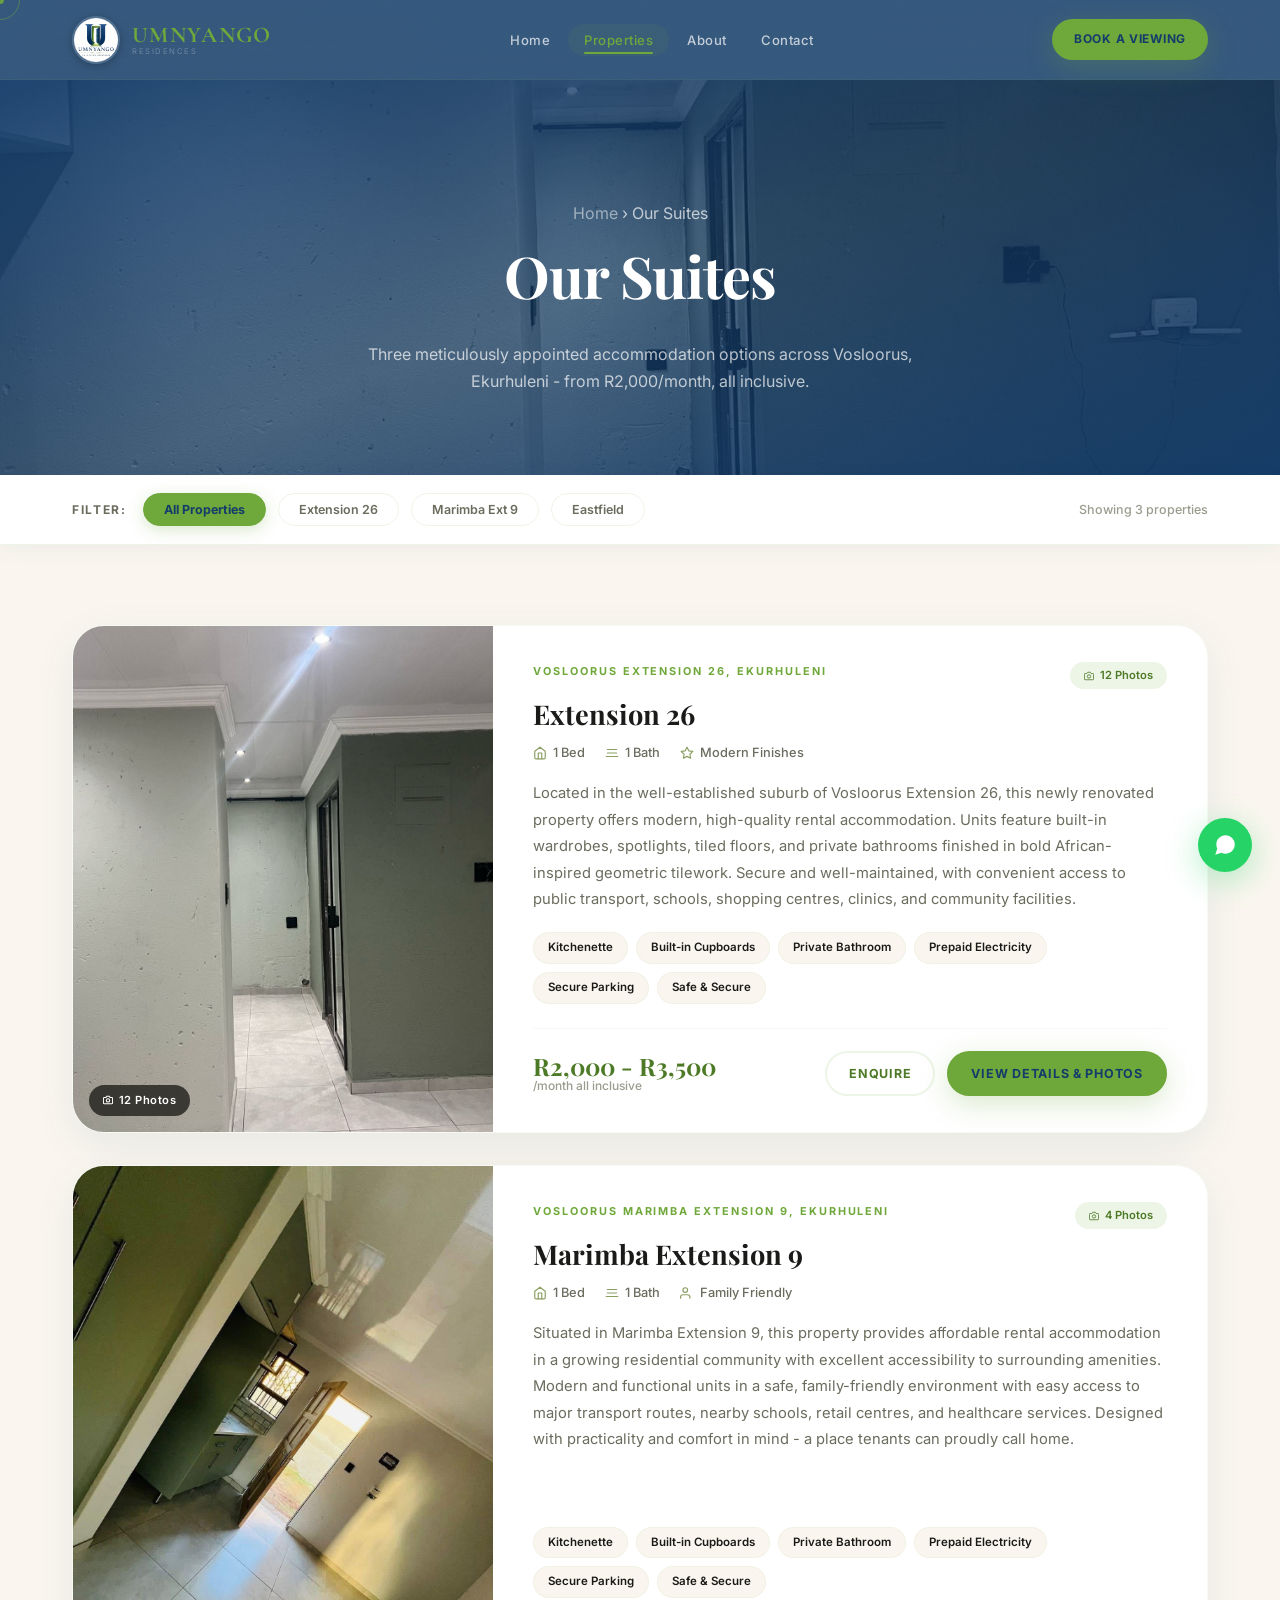
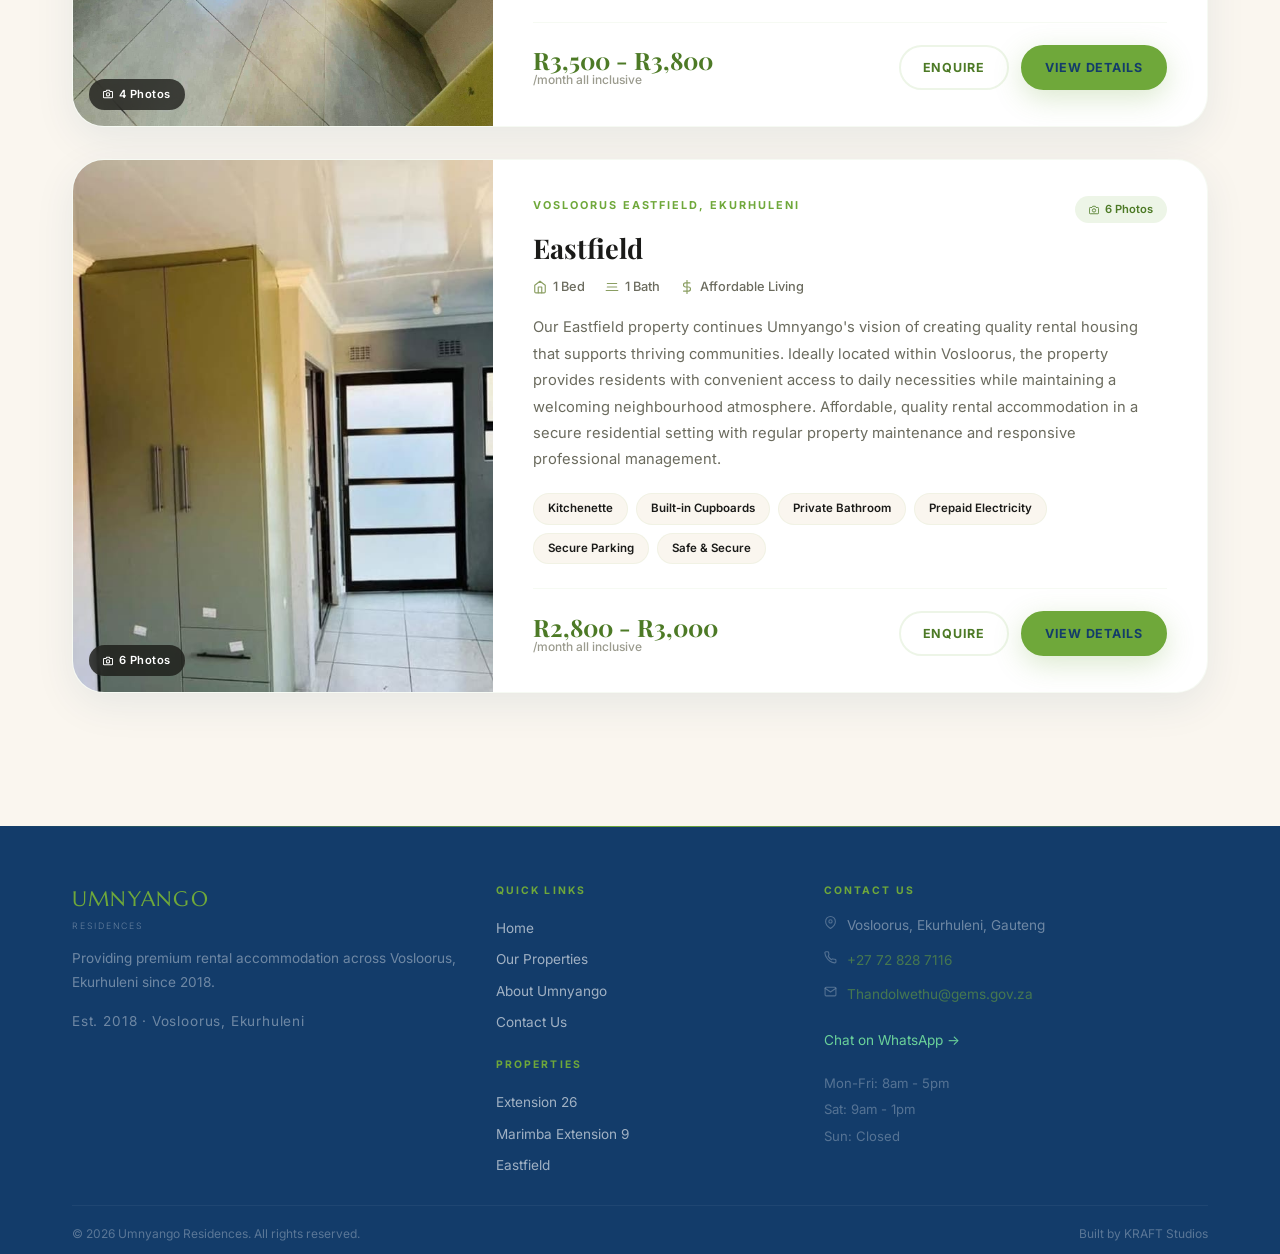
<file: properties.html>
<!DOCTYPE html>
<html lang="en">
<head>
  <meta charset="UTF-8" />
  <meta name="viewport" content="width=device-width, initial-scale=1.0" />
  <link rel="icon" type="image/png" href="images/UmnyangoFavicon.png" />
  <title>Our Suites | Umnyango Residences</title>
  <meta name="description" content="Browse our curated suites at Umnyango Residences in Vosloorus, Ekurhuleni. Premium rental accommodation from R3,000/month all-inclusive." />
  <meta property="og:type" content="website" />
  <meta property="og:site_name" content="Umnyango Residences" />
  <meta property="og:url" content="https://codesbonga.github.io/Umnyango-Client/properties.html" />
  <meta property="og:title" content="Our Suites | Umnyango Residences" />
  <meta property="og:description" content="Browse our curated suites in Vosloorus, Ekurhuleni. Premium rental accommodation from R3,000/month all-inclusive." />
  <meta property="og:image" content="https://codesbonga.github.io/Umnyango-Client/images/Ext%2026/photo-03.jpeg" />
  <meta name="twitter:card" content="summary_large_image" />
  <meta name="twitter:title" content="Our Suites | Umnyango Residences" />
  <meta name="twitter:description" content="Browse our curated suites in Vosloorus, Ekurhuleni. Premium rental accommodation from R3,000/month all-inclusive." />
  <meta name="twitter:image" content="https://codesbonga.github.io/Umnyango-Client/images/Ext%2026/photo-03.jpeg" />
  <link rel="stylesheet" href="styles.css" />
  <style>
    /* ===== FILTER BAR ===== */
    .filter-bar {
      background: var(--white);
      border-bottom: 1px solid var(--border);
      padding: 18px 0;
      position: sticky;
      top: var(--nav-h);
      z-index: 100;
      box-shadow: var(--shadow-sm);
    }

    .filter-inner {
      display: flex;
      align-items: center;
      gap: 12px;
      flex-wrap: wrap;
    }

    .filter-label {
      font-size: 0.75rem;
      font-weight: 700;
      text-transform: uppercase;
      letter-spacing: 0.14em;
      color: var(--text-soft);
      font-family: 'Inter', sans-serif;
      margin-right: 4px;
    }

    .filter-btn {
      padding: 8px 20px;
      border-radius: 999px;
      border: 1.5px solid var(--border);
      background: transparent;
      font-size: 0.78rem;
      font-weight: 600;
      color: var(--text-soft);
      cursor: pointer;
      transition: all var(--transition);
      font-family: 'Inter', sans-serif;
    }

    .filter-btn:hover {
      border-color: var(--gold);
      color: var(--gold-deep);
      background: var(--gold-soft);
    }

    .filter-btn.active {
      background: var(--gold);
      border-color: var(--gold);
      color: var(--ebony);
      box-shadow: 0 4px 16px rgba(111,168,58,0.25);
      font-weight: 700;
    }

    .filter-btn.active:hover {
      background: var(--gold-light);
      border-color: var(--gold-light);
    }

    .result-count {
      margin-left: auto;
      font-size: 0.78rem;
      color: var(--text-muted);
      font-weight: 500;
      font-family: 'Inter', sans-serif;
    }

    /* ===== PROPERTIES SECTION ===== */
    .properties-section {
      padding: 80px 0 100px;
      background: var(--ivory);
    }

    /* ===== PROPERTY CARD (Horizontal) ===== */
    .property-card {
      background: var(--white);
      border-radius: var(--radius-xl);
      box-shadow: var(--shadow-md);
      overflow: hidden;
      margin-bottom: 32px;
      transition: all 0.5s var(--ease-out);
      border: 1px solid var(--border-light);
      position: relative;
    }

    .property-card::before {
      content: '';
      position: absolute;
      top: 0;
      left: 0;
      right: 0;
      height: 3px;
      background: linear-gradient(90deg, var(--gold), var(--gold-light), var(--gold));
      opacity: 0;
      transition: opacity 0.4s var(--ease-out);
      z-index: 2;
    }

    .property-card:hover::before {
      opacity: 1;
    }

    .property-card:hover {
      transform: translateY(-6px);
      box-shadow: var(--shadow-lg);
      border-color: var(--border);
    }

    .property-card-inner {
      display: grid;
      grid-template-columns: 420px 1fr;
      min-height: 320px;
    }

    .property-photo {
      position: relative;
      height: 100%;
      min-height: 320px;
      overflow: hidden;
      background: var(--ivory-dark);
      cursor: pointer;
    }

    .property-photo img {
      width: 100%;
      height: 100%;
      object-fit: cover;
      display: block;
      transition: transform 0.7s var(--ease-out);
    }

    .property-card:hover .property-photo img {
      transform: scale(1.06);
    }

    .photo-count-badge {
      position: absolute;
      bottom: 16px;
      left: 16px;
      background: rgba(22,22,18,0.75);
      color: var(--white);
      font-size: 0.7rem;
      font-weight: 600;
      padding: 6px 14px;
      border-radius: 999px;
      display: inline-flex;
      align-items: center;
      gap: 6px;
      backdrop-filter: blur(8px);
      font-family: 'Inter', sans-serif;
      letter-spacing: 0.04em;
    }

    .property-info {
      padding: 36px 40px;
      display: flex;
      flex-direction: column;
    }

    .property-info-top {
      display: flex;
      justify-content: space-between;
      align-items: flex-start;
      gap: 12px;
      margin-bottom: 10px;
    }

    .property-tag {
      font-size: 0.68rem;
      font-weight: 700;
      text-transform: uppercase;
      letter-spacing: 0.18em;
      color: var(--gold);
      font-family: 'Inter', sans-serif;
    }

    .photos-badge {
      display: inline-flex;
      align-items: center;
      gap: 6px;
      font-size: 0.7rem;
      font-weight: 600;
      color: var(--gold-deep);
      background: var(--gold-dim);
      padding: 4px 14px;
      border-radius: 999px;
      font-family: 'Inter', sans-serif;
      white-space: nowrap;
    }

    .property-info h2 {
      font-family: 'Playfair Display', serif;
      font-size: 1.7rem;
      line-height: 1.15;
      color: var(--charcoal-dark);
      margin-bottom: 12px;
      font-weight: 700;
    }

    .property-specs-row {
      display: flex;
      gap: 20px;
      margin-bottom: 16px;
      flex-wrap: wrap;
    }

    .property-spec {
      display: inline-flex;
      align-items: center;
      gap: 6px;
      font-size: 0.8rem;
      color: var(--text-soft);
      font-family: 'Inter', sans-serif;
      font-weight: 500;
    }

    .property-spec svg {
      flex-shrink: 0;
      color: var(--olive-light);
    }

    .property-info > p {
      color: var(--text-soft);
      font-size: 0.92rem;
      line-height: 1.8;
      margin-bottom: 20px;
      flex: 1;
    }

    .prop-features {
      display: flex;
      flex-wrap: wrap;
      gap: 8px;
      margin-bottom: 24px;
    }

    .feature-chip {
      padding: 5px 14px;
      background: var(--ivory);
      border-radius: 999px;
      font-size: 0.72rem;
      font-weight: 600;
      color: var(--charcoal);
      border: 1px solid var(--border-light);
      font-family: 'Inter', sans-serif;
    }

    .property-card-footer-row {
      display: flex;
      justify-content: space-between;
      align-items: center;
      padding-top: 22px;
      border-top: 1px solid var(--border-light);
      margin-top: auto;
      gap: 16px;
      flex-wrap: wrap;
    }

    .property-price {
      font-family: 'Playfair Display', serif;
      font-size: 1.5rem;
      font-weight: 700;
      color: var(--gold-deep);
      line-height: 1;
    }

    .property-price small {
      font-family: 'Inter', sans-serif;
      font-size: 0.75rem;
      color: var(--text-muted);
      font-weight: 500;
      display: block;
      margin-top: 2px;
    }

    .card-actions {
      display: flex;
      gap: 12px;
    }

    .btn-outline-gold {
      background: transparent;
      border: 2px solid var(--gold-dim);
      color: var(--gold-deep);
      font-weight: 700;
    }

    .btn-outline-gold:hover {
      background: var(--gold);
      border-color: var(--gold);
      color: var(--white);
      transform: translateY(-2px);
    }

    /* ===== RESPONSIVE ===== */
    @media (max-width: 1024px) {
      .property-card-inner {
        grid-template-columns: 340px 1fr;
      }
    }

    @media (max-width: 900px) {
      .property-card-inner {
        grid-template-columns: 1fr;
      }
      .property-photo {
        height: 280px;
        min-height: unset;
      }
      .property-info {
        padding: 28px 28px;
      }
    }

    @media (max-width: 640px) {
      .property-info-top {
        flex-direction: column;
        gap: 8px;
      }
      .property-info h2 {
        font-size: 1.4rem;
      }
      .card-actions {
        flex-direction: column;
        width: 100%;
      }
      .card-actions .btn {
        width: 100%;
        text-align: center;
      }
      .property-card-footer-row {
        flex-direction: column;
        align-items: flex-start;
      }
    }
  </style>
</head>
<body>
  <!-- ===== NOISE OVERLAY ===== -->
  <div class="noise-overlay"></div>

  <!-- ===== AMBIENT MESH ===== -->
  <div class="ambient-mesh"></div>

  <!-- ===== SCROLL PROGRESS ===== -->
  <div class="scroll-progress" id="scrollProgress"></div>

  <!-- ===== CUSTOM CURSOR ===== -->
  <div class="cursor-ring" id="cursorRing"></div>
  <div class="cursor-dot" id="cursorDot"></div>

  <!-- ===== NAVIGATION ===== -->
  <nav class="nav" id="mainNav">
    <div class="container nav-inner">
      <a href="index.html" class="nav-logo"><img src="images/UmnyangoLogo.png" alt="Umnyango Residences" /><span class="nav-logo-text">Umnyango<span>Residences</span></span></a>
      <button class="nav-toggle" id="navToggle" aria-label="Toggle navigation" aria-expanded="false">
        <span></span><span></span><span></span>
      </button>
      <ul class="nav-links" id="navLinks" role="list">
        <li><a href="index.html">Home</a></li>
        <li><a href="properties.html" class="active">Properties</a></li>
        <li><a href="about.html">About</a></li>
        <li><a href="contact.html">Contact</a></li>
      </ul>
      <div class="nav-cta">
        <a href="contact.html" class="btn btn-primary btn-sm">Book a Viewing</a>
      </div>
    </div>
  </nav>

  <!-- ===== PAGE HEADER WITH SLIDESHOW ===== -->
  <header class="page-header">
    <div class="hs-slides" id="hsSlides">
      <div class="hs-slide active" style="background-image:url('images/Ext 26/photo-01.jpeg');"></div>
      <div class="hs-slide" style="background-image:url('images/Ext 9/photo-01.jpeg');"></div>
      <div class="hs-slide" style="background-image:url('images/Eastfield/photo-01.jpeg');"></div>
      <div class="hs-slide" style="background-image:url('images/Ext 26/photo-05.jpeg');"></div>
      <div class="hs-slide" style="background-image:url('images/Ext 9/photo-03.jpeg');"></div>
      <div class="hs-slide" style="background-image:url('images/Eastfield/photo-04.jpeg');"></div>
    </div>
    <div class="hs-overlay"></div>
    <div class="container">
      <p class="breadcrumb"><a href="index.html">Home</a> &rsaquo; Our Suites</p>
      <h1>Our Suites</h1>
      <p>Three meticulously appointed accommodation options across Vosloorus, Ekurhuleni - from R2,000/month, all inclusive.</p>
    </div>
  </header>

  <!-- ===== FILTER BAR ===== -->
  <div class="filter-bar">
    <div class="container">
      <div class="filter-inner">
        <span class="filter-label">Filter:</span>
        <button class="filter-btn active" data-filter="all">All Properties</button>
        <button class="filter-btn" data-filter="ext26">Extension 26</button>
        <button class="filter-btn" data-filter="marimba">Marimba Ext 9</button>
        <button class="filter-btn" data-filter="eastfield">Eastfield</button>
        <span class="result-count" id="resultCount">Showing 3 properties</span>
      </div>
    </div>
  </div>

  <!-- ===== PROPERTIES LIST ===== -->
  <section class="properties-section" id="propertiesSection">
    <div class="container">

      <!-- Extension 26 -->
      <div class="property-card reveal" data-location="ext26" id="prop-1">
        <div class="property-card-inner">
          <div class="property-photo">
            <img src="images/Ext 26/photo-01.jpeg" alt="Vosloorus Extension 26" loading="lazy" />
            <div class="photo-count-badge">
              <svg width="10" height="10" viewBox="0 0 24 24" fill="none" stroke="currentColor" stroke-width="2.5"><path d="M23 19a2 2 0 0 1-2 2H3a2 2 0 0 1-2-2V8a2 2 0 0 1 2-2h4l2-3h6l2 3h4a2 2 0 0 1 2 2z"/><circle cx="12" cy="13" r="4"/></svg>
              12 Photos
            </div>
          </div>
          <div class="property-info">
            <div class="property-info-top">
              <p class="property-tag">Vosloorus Extension 26, Ekurhuleni</p>
              <span class="photos-badge">
                <svg width="10" height="10" viewBox="0 0 24 24" fill="none" stroke="currentColor" stroke-width="2"><path d="M23 19a2 2 0 0 1-2 2H3a2 2 0 0 1-2-2V8a2 2 0 0 1 2-2h4l2-3h6l2 3h4a2 2 0 0 1 2 2z"/><circle cx="12" cy="13" r="4"/></svg>
                12 Photos
              </span>
            </div>
            <h2>Extension 26</h2>
            <div class="property-specs-row">
              <span class="property-spec">
                <svg width="14" height="14" viewBox="0 0 24 24" fill="none" stroke="currentColor" stroke-width="2" stroke-linecap="round" stroke-linejoin="round"><path d="M3 9l9-7 9 7v11a2 2 0 0 1-2 2H5a2 2 0 0 1-2-2z"/><polyline points="9 22 9 12 15 12 15 22"/></svg>
                1 Bed
              </span>
              <span class="property-spec">
                <svg width="14" height="14" viewBox="0 0 24 24" fill="none" stroke="currentColor" stroke-width="2" stroke-linecap="round" stroke-linejoin="round"><path d="M4 12h16M4 6h16M2 18h20"/></svg>
                1 Bath
              </span>
              <span class="property-spec">
                <svg width="14" height="14" viewBox="0 0 24 24" fill="none" stroke="currentColor" stroke-width="2" stroke-linecap="round" stroke-linejoin="round"><polygon points="12 2 15.09 8.26 22 9.27 17 14.14 18.18 21.02 12 17.77 5.82 21.02 7 14.14 2 9.27 8.91 8.26 12 2"/></svg>
                Modern Finishes
              </span>
            </div>
            <p>Located in the well-established suburb of Vosloorus Extension 26, this newly renovated property offers modern, high-quality rental accommodation. Units feature built-in wardrobes, spotlights, tiled floors, and private bathrooms finished in bold African-inspired geometric tilework. Secure and well-maintained, with convenient access to public transport, schools, shopping centres, clinics, and community facilities.</p>
            <div class="prop-features">
              <span class="feature-chip">Kitchenette</span>
              <span class="feature-chip">Built-in Cupboards</span>
              <span class="feature-chip">Private Bathroom</span>
              <span class="feature-chip">Prepaid Electricity</span>
              <span class="feature-chip">Secure Parking</span>
              <span class="feature-chip">Safe & Secure</span>
            </div>
            <div class="property-card-footer-row">
              <div class="property-price">R2,000 - R3,500 <small>/month all inclusive</small></div>
              <div class="card-actions">
                <a href="contact.html?property=Extension+26" class="btn btn-sm btn-outline-gold">Enquire</a>
                <a href="property-detail.html?p=1" class="btn btn-sm btn-primary">View Details & Photos</a>
              </div>
            </div>
          </div>
        </div>
      </div>

      <!-- Marimba Extension 9 -->
      <div class="property-card reveal" data-location="marimba" id="prop-2">
        <div class="property-card-inner">
          <div class="property-photo">
            <img src="images/Ext 9/photo-01.jpeg" alt="Marimba Extension 9" loading="lazy" />
            <div class="photo-count-badge">
              <svg width="10" height="10" viewBox="0 0 24 24" fill="none" stroke="currentColor" stroke-width="2.5"><path d="M23 19a2 2 0 0 1-2 2H3a2 2 0 0 1-2-2V8a2 2 0 0 1 2-2h4l2-3h6l2 3h4a2 2 0 0 1 2 2z"/><circle cx="12" cy="13" r="4"/></svg>
              4 Photos
            </div>
          </div>
          <div class="property-info">
            <div class="property-info-top">
              <p class="property-tag">Vosloorus Marimba Extension 9, Ekurhuleni</p>
              <span class="photos-badge">
                <svg width="10" height="10" viewBox="0 0 24 24" fill="none" stroke="currentColor" stroke-width="2"><path d="M23 19a2 2 0 0 1-2 2H3a2 2 0 0 1-2-2V8a2 2 0 0 1 2-2h4l2-3h6l2 3h4a2 2 0 0 1 2 2z"/><circle cx="12" cy="13" r="4"/></svg>
                4 Photos
              </span>
            </div>
            <h2>Marimba Extension 9</h2>
            <div class="property-specs-row">
              <span class="property-spec">
                <svg width="14" height="14" viewBox="0 0 24 24" fill="none" stroke="currentColor" stroke-width="2" stroke-linecap="round" stroke-linejoin="round"><path d="M3 9l9-7 9 7v11a2 2 0 0 1-2 2H5a2 2 0 0 1-2-2z"/><polyline points="9 22 9 12 15 12 15 22"/></svg>
                1 Bed
              </span>
              <span class="property-spec">
                <svg width="14" height="14" viewBox="0 0 24 24" fill="none" stroke="currentColor" stroke-width="2" stroke-linecap="round" stroke-linejoin="round"><path d="M4 12h16M4 6h16M2 18h20"/></svg>
                1 Bath
              </span>
              <span class="property-spec">
                <svg width="14" height="14" viewBox="0 0 24 24" fill="none" stroke="currentColor" stroke-width="2" stroke-linecap="round" stroke-linejoin="round"><path d="M17 21v-2a4 4 0 0 0-4-4H5a4 4 0 0 0-4 4v2"/><circle cx="9" cy="7" r="4"/></svg>
                Family Friendly
              </span>
            </div>
            <p>Situated in Marimba Extension 9, this property provides affordable rental accommodation in a growing residential community with excellent accessibility to surrounding amenities. Modern and functional units in a safe, family-friendly environment with easy access to major transport routes, nearby schools, retail centres, and healthcare services. Designed with practicality and comfort in mind - a place tenants can proudly call home.</p>
            <div class="prop-features">
              <span class="feature-chip">Kitchenette</span>
              <span class="feature-chip">Built-in Cupboards</span>
              <span class="feature-chip">Private Bathroom</span>
              <span class="feature-chip">Prepaid Electricity</span>
              <span class="feature-chip">Secure Parking</span>
              <span class="feature-chip">Safe & Secure</span>
            </div>
            <div class="property-card-footer-row">
              <div class="property-price">R3,500 - R3,800 <small>/month all inclusive</small></div>
              <div class="card-actions">
                <a href="contact.html?property=Marimba+Extension+9" class="btn btn-sm btn-outline-gold">Enquire</a>
                <a href="property-detail.html?p=2" class="btn btn-sm btn-primary">View Details</a>
              </div>
            </div>
          </div>
        </div>
      </div>

      <!-- Eastfield -->
      <div class="property-card reveal" data-location="eastfield" id="prop-3">
        <div class="property-card-inner">
          <div class="property-photo">
            <img src="images/Eastfield/photo-01.jpeg" alt="Eastfield" loading="lazy" />
            <div class="photo-count-badge">
              <svg width="10" height="10" viewBox="0 0 24 24" fill="none" stroke="currentColor" stroke-width="2.5"><path d="M23 19a2 2 0 0 1-2 2H3a2 2 0 0 1-2-2V8a2 2 0 0 1 2-2h4l2-3h6l2 3h4a2 2 0 0 1 2 2z"/><circle cx="12" cy="13" r="4"/></svg>
              6 Photos
            </div>
          </div>
          <div class="property-info">
            <div class="property-info-top">
              <p class="property-tag">Vosloorus Eastfield, Ekurhuleni</p>
              <span class="photos-badge">
                <svg width="10" height="10" viewBox="0 0 24 24" fill="none" stroke="currentColor" stroke-width="2"><path d="M23 19a2 2 0 0 1-2 2H3a2 2 0 0 1-2-2V8a2 2 0 0 1 2-2h4l2-3h6l2 3h4a2 2 0 0 1 2 2z"/><circle cx="12" cy="13" r="4"/></svg>
                6 Photos
              </span>
            </div>
            <h2>Eastfield</h2>
            <div class="property-specs-row">
              <span class="property-spec">
                <svg width="14" height="14" viewBox="0 0 24 24" fill="none" stroke="currentColor" stroke-width="2" stroke-linecap="round" stroke-linejoin="round"><path d="M3 9l9-7 9 7v11a2 2 0 0 1-2 2H5a2 2 0 0 1-2-2z"/><polyline points="9 22 9 12 15 12 15 22"/></svg>
                1 Bed
              </span>
              <span class="property-spec">
                <svg width="14" height="14" viewBox="0 0 24 24" fill="none" stroke="currentColor" stroke-width="2" stroke-linecap="round" stroke-linejoin="round"><path d="M4 12h16M4 6h16M2 18h20"/></svg>
                1 Bath
              </span>
              <span class="property-spec">
                <svg width="14" height="14" viewBox="0 0 24 24" fill="none" stroke="currentColor" stroke-width="2" stroke-linecap="round" stroke-linejoin="round"><line x1="12" y1="1" x2="12" y2="23"/><path d="M17 5H9.5a3.5 3.5 0 0 0 0 7h5a3.5 3.5 0 0 1 0 7H6"/></svg>
                Affordable Living
              </span>
            </div>
            <p>Our Eastfield property continues Umnyango's vision of creating quality rental housing that supports thriving communities. Ideally located within Vosloorus, the property provides residents with convenient access to daily necessities while maintaining a welcoming neighbourhood atmosphere. Affordable, quality rental accommodation in a secure residential setting with regular property maintenance and responsive professional management.</p>
            <div class="prop-features">
              <span class="feature-chip">Kitchenette</span>
              <span class="feature-chip">Built-in Cupboards</span>
              <span class="feature-chip">Private Bathroom</span>
              <span class="feature-chip">Prepaid Electricity</span>
              <span class="feature-chip">Secure Parking</span>
              <span class="feature-chip">Safe & Secure</span>
            </div>
            <div class="property-card-footer-row">
              <div class="property-price">R2,800 - R3,000 <small>/month all inclusive</small></div>
              <div class="card-actions">
                <a href="contact.html?property=Eastfield" class="btn btn-sm btn-outline-gold">Enquire</a>
                <a href="property-detail.html?p=3" class="btn btn-sm btn-primary">View Details</a>
              </div>
            </div>
          </div>
        </div>
      </div>

    </div>
  </section>

  <!-- ===== FOOTER ===== -->
  <footer>
    <div class="footer-body">
      <div class="container">
        <div class="footer-grid">
          <div class="footer-brand">
            <a href="index.html" class="footer-logo">Umnyango<span>Residences</span></a>
            <p>Providing premium rental accommodation across Vosloorus, Ekurhuleni since 2018.</p>
            <p class="footer-est">Est. 2018 &middot; Vosloorus, Ekurhuleni</p>
          </div>

          <div class="footer-links">
            <h4>Quick Links</h4>
            <a href="index.html">Home</a>
            <a href="properties.html">Our Properties</a>
            <a href="about.html">About Umnyango</a>
            <a href="contact.html">Contact Us</a>
            <h4 class="footer-links-sub">Properties</h4>
            <a href="property-detail.html?p=1">Extension 26</a>
            <a href="property-detail.html?p=2">Marimba Extension 9</a>
            <a href="property-detail.html?p=3">Eastfield</a>
          </div>

          <div class="footer-contact">
            <h4>Contact Us</h4>
            <p>
              <svg width="13" height="13" viewBox="0 0 24 24" fill="none" stroke="currentColor" stroke-width="2" stroke-linecap="round" stroke-linejoin="round" style="flex-shrink:0;margin-top:3px;opacity:.7"><path d="M21 10c0 7-9 13-9 13s-9-6-9-13a9 9 0 0 1 18 0z"/><circle cx="12" cy="10" r="3"/></svg>
              Vosloorus, Ekurhuleni, Gauteng
            </p>
            <p>
              <svg width="13" height="13" viewBox="0 0 24 24" fill="none" stroke="currentColor" stroke-width="2" stroke-linecap="round" stroke-linejoin="round" style="flex-shrink:0;margin-top:3px;opacity:.7"><path d="M22 16.92v3a2 2 0 0 1-2.18 2 19.79 19.79 0 0 1-8.63-3.07A19.5 19.5 0 0 1 4.69 12 19.79 19.79 0 0 1 1.63 3.44 2 2 0 0 1 3.6 1.27h3a2 2 0 0 1 2 1.72c.09.86.24 1.71.45 2.54a2 2 0 0 1-.45 2.11L7.91 9.9a16 16 0 0 0 6.19 6.19l.96-.96a2 2 0 0 1 2.11-.45c.83.21 1.68.36 2.54.45A2 2 0 0 1 22 16.92z"/></svg>
              <a href="tel:+27728287116">+27 72 828 7116</a>
            </p>
            <p>
              <svg width="13" height="13" viewBox="0 0 24 24" fill="none" stroke="currentColor" stroke-width="2" stroke-linecap="round" stroke-linejoin="round" style="flex-shrink:0;margin-top:3px;opacity:.7"><path d="M4 4h16c1.1 0 2 .9 2 2v12c0 1.1-.9 2-2 2H4c-1.1 0-2-.9-2-2V6c0-1.1.9-2 2-2z"/><polyline points="22,6 12,13 2,6"/></svg>
              <a href="mailto:Thandolwethu@gems.gov.za">Thandolwethu@gems.gov.za</a>
            </p>
            <a href="https://wa.me/27728287116" class="footer-wa-link" target="_blank" rel="noopener">Chat on WhatsApp &rarr;</a>
            <div class="footer-hours">
              Mon-Fri: 8am - 5pm<br>
              Sat: 9am - 1pm<br>
              Sun: Closed
            </div>
          </div>
        </div>
      </div>
    </div>
    <div class="container">
      <div class="footer-bottom">
        <span>&copy; 2026 Umnyango Residences. All rights reserved.</span>
        <span>Built by <a href="https://kraftstudios.co.za" target="_blank" rel="noopener">KRAFT Studios</a></span>
      </div>
    </div>
  </footer>

  <!-- ===== FLOATING WHATSAPP ===== -->
  <div class="whatsapp-float">
    <a href="https://wa.me/27728287116" target="_blank" rel="noopener" aria-label="Chat on WhatsApp">
      <svg width="26" height="26" viewBox="0 0 24 24" fill="white"><path d="M21 11.5a8.38 8.38 0 0 1-.9 3.8 8.5 8.5 0 0 1-7.6 4.7 8.38 8.38 0 0 1-3.8-.9L3 21l1.9-5.7a8.38 8.38 0 0 1-.9-3.8 8.5 8.5 0 0 1 4.7-7.6 8.38 8.38 0 0 1 3.8-.9h.5a8.48 8.48 0 0 1 8 8v.5z"/></svg>
    </a>
  </div>

  <script>
    // ===== SCROLL PROGRESS =====
    var progressBar = document.getElementById('scrollProgress');
    window.addEventListener('scroll', function() {
      var scrollTop = window.scrollY;
      var docHeight = document.documentElement.scrollHeight - window.innerHeight;
      var progress = docHeight > 0 ? (scrollTop / docHeight) * 100 : 0;
      progressBar.style.width = progress + '%';
    }, { passive: true });

    // ===== HEADER SLIDESHOW =====
    (function() {
      var slides = document.querySelectorAll('#hsSlides .hs-slide');
      if (slides.length < 2) return;
      var cur = 0;
      setInterval(function() {
        slides[cur].classList.remove('active');
        cur = (cur + 1) % slides.length;
        slides[cur].classList.add('active');
      }, 5000);
    })();

    // ===== NAV SCROLL =====
    var nav = document.getElementById('mainNav');
    window.addEventListener('scroll', function() {
      nav.classList.toggle('scrolled', window.scrollY > 40);
    }, { passive: true });

    // ===== MOBILE NAV =====
    var toggle = document.getElementById('navToggle');
    var links  = document.getElementById('navLinks');
    toggle.addEventListener('click', function() {
      var open = links.classList.toggle('open');
      toggle.classList.toggle('open');
      toggle.setAttribute('aria-expanded', open);
      document.body.style.overflow = open ? 'hidden' : '';
    });
    links.querySelectorAll('a').forEach(function(a) {
      a.addEventListener('click', function() {
        links.classList.remove('open');
        toggle.classList.remove('open');
        toggle.setAttribute('aria-expanded', 'false');
        document.body.style.overflow = '';
      });
    });
    document.addEventListener('click', function(e) {
      if (links.classList.contains('open') && !toggle.contains(e.target) && !e.target.closest('a')) {
        links.classList.remove('open');
        toggle.classList.remove('open');
        toggle.setAttribute('aria-expanded', 'false');
        document.body.style.overflow = '';
      }
    });

    // ===== FILTER =====
    var cards = document.querySelectorAll('.property-card');
    var count = document.getElementById('resultCount');
    document.querySelectorAll('.filter-btn').forEach(function(btn) {
      btn.addEventListener('click', function() {
        document.querySelectorAll('.filter-btn').forEach(function(b) { b.classList.remove('active'); });
        btn.classList.add('active');
        var f = btn.dataset.filter;
        var vis = 0;
        cards.forEach(function(c) {
          var show = f === 'all' || c.dataset.location === f;
          c.style.display = show ? '' : 'none';
          if (show) vis++;
        });
        count.textContent = 'Showing ' + vis + (vis === 1 ? ' property' : ' properties');
      });
    });

    // ===== SCROLL REVEAL =====
    var observer = new IntersectionObserver(function(entries) {
      entries.forEach(function(e) {
        if (e.isIntersecting) {
          e.target.classList.add('visible');
          observer.unobserve(e.target);
        }
      });
    }, { threshold: 0.1, rootMargin: '0px 0px -30px 0px' });
    document.querySelectorAll('.reveal').forEach(function(el) { observer.observe(el); });

    // ===== CUSTOM CURSOR =====
    var cursorRing = document.getElementById('cursorRing');
    var cursorDot  = document.getElementById('cursorDot');
    var interactiveSelectors = ['a', 'button', '.btn', '.btn-sm', '.prop-card-cta', '.nav-toggle', '.nav-links a', '.property-card', '.filter-btn', '.whatsapp-float a'];

    var mouseX = window.innerWidth / 2;
    var mouseY = window.innerHeight / 2;

    // Trail dots
    var trailDots = [];
    for (var i = 0; i < 8; i++) {
      var dot = document.createElement('div');
      dot.className = 'cursor-trail-dot';
      document.body.appendChild(dot);
      trailDots.push({ el: dot, x: mouseX, y: mouseY });
    }

    document.addEventListener('mousemove', function(event) {
      mouseX = event.clientX;
      mouseY = event.clientY;
      cursorDot.style.transform = 'translate3d(' + mouseX + 'px, ' + mouseY + 'px, 0)';
      cursorRing.style.transform = 'translate3d(' + mouseX + 'px, ' + mouseY + 'px, 0)';
      trailDots.forEach(function(dot, i) {
        setTimeout(function() {
          dot.el.style.transform = 'translate3d(' + mouseX + 'px, ' + mouseY + 'px, 0)';
          dot.el.style.opacity = '' + (0.5 - i * 0.06);
        }, i * 30);
      });
    }, { passive: true });

    // Hover states
    document.addEventListener('mouseover', function(event) {
      if (interactiveSelectors.some(function(sel) { return event.target.closest(sel); })) {
        cursorRing.classList.add('hover');
        cursorDot.classList.add('hover');
      }
    });
    document.addEventListener('mouseout', function(event) {
      if (interactiveSelectors.some(function(sel) { return event.target.closest(sel); })) {
        cursorRing.classList.remove('hover');
        cursorDot.classList.remove('hover');
      }
    });

    // Click effect
    document.addEventListener('mousedown', function() {
      cursorRing.style.transform = 'translate3d(' + mouseX + 'px, ' + mouseY + 'px, 0) scale(0.75)';
    });
    document.addEventListener('mouseup', function() {
      cursorRing.style.transform = 'translate3d(' + mouseX + 'px, ' + mouseY + 'px, 0) scale(1)';
    });

    // Hide when leaving window
    document.addEventListener('mouseleave', function() {
      cursorRing.style.opacity = '0';
      cursorDot.style.opacity = '0';
    });
    document.addEventListener('mouseenter', function() {
      cursorRing.style.opacity = '0.6';
      cursorDot.style.opacity = '0.95';
    });

    // ===== CLICK PHOTO TO VIEW DETAILS =====
    document.querySelectorAll('.property-card').forEach(function(card) {
      var photo = card.querySelector('.property-photo');
      var detailLink = card.querySelector('a[href*="property-detail.html"]');
      if (photo && detailLink) {
        photo.addEventListener('click', function() {
          window.location.href = detailLink.getAttribute('href');
        });
      }
    });

    // ===== PARALLAX ON PROPERTY CARD =====
    document.querySelectorAll('.property-card').forEach(function(card) {
      card.addEventListener('mousemove', function(e) {
        var rect = card.getBoundingClientRect();
        var x = (e.clientX - rect.left) / rect.width - 0.5;
        var y = (e.clientY - rect.top) / rect.height - 0.5;
        var img = card.querySelector('.property-photo img');
        if (img) {
          img.style.transform = 'scale(1.06) translate(' + (x * -8) + 'px, ' + (y * -6) + 'px)';
        }
      });
      card.addEventListener('mouseleave', function() {
        var img = card.querySelector('.property-photo img');
        if (img) {
          img.style.transform = '';
        }
      });
    });

    console.log('%c Umnyango ✦ Luxury Living ', 'background: #161612; color: #6fa83a; font-size: 14px; font-weight: bold; padding: 10px 20px; border-radius: 8px;');
    console.log('%c Built with passion by KRAFT Studios ', 'background: #2a2a24; color: #faf6ef; font-size: 12px; padding: 6px 16px; border-radius: 4px;');
  </script>
</body>
</html>
</file>
<file: styles.css>
/* ============================================================
   UMNYANGO RESIDENCES — Professional Luxury Design System
   Palette: Ebony · Gold · Pearl · Bronze · Midnight
   ============================================================ */

@import url('https://fonts.googleapis.com/css2?family=Inter:wght@200;300;400;500;600;700;800;900&family=Playfair+Display:ital,wght@0,400;0,500;0,600;0,700;0,800;1,400;1,500;1,600;1,700&family=Cormorant+Garamond:ital,wght@0,300;0,400;0,500;0,600;0,700;1,300;1,400;1,500&family=Marcellus&display=swap');

*, *::before, *::after { box-sizing: border-box; margin: 0; padding: 0; }

:root {
  --ebony: #133c6a;
  --ebony-dark: #0d2a4e;
  --ebony-light: #1a4e8a;
  --charcoal: #1a1a18;
  --charcoal-light: #2a2a28;
  --charcoal-soft: #3a3a36;
  --charcoal-dark: #1a1a18;

  --gold: #6fa83a;
  --gold-light: #8bc34a;
  --gold-deep: #4d7a26;
  --gold-dim: rgba(111,168,58,0.12);
  --gold-soft: rgba(111,168,58,0.06);
  --gold-glow: rgba(111,168,58,0.3);

  --pearl: #faf6ef;
  --pearl-light: #fcf9f4;
  --pearl-dark: #f0eadf;
  --cream: #f5efe5;
  --white: #ffffff;

  --ivory: #faf6ef;
  --ivory-light: #fcf9f4;
  --ivory-dark: #f0eadf;

  --olive: #6b7a4a;
  --olive-light: #8a9e62;
  --olive-dark: #4d5a34;
  --olive-deep: #3d4828;

  --bronze: #8b6f47;
  --bronze-light: #a8885e;

  --text: #1a1a18;
  --text-soft: #6b6b5e;
  --text-muted: #9b9b8e;
  --text-light: rgba(255,255,255,0.7);
  --text-faint: rgba(255,255,255,0.35);

  --border: rgba(111,168,58,0.12);
  --border-light: rgba(111,168,58,0.06);
  --border-gold: rgba(111,168,58,0.15);

  --shadow-sm: 0 4px 20px rgba(19,60,106,0.06);
  --shadow-md: 0 12px 40px rgba(19,60,106,0.08);
  --shadow-lg: 0 24px 60px rgba(19,60,106,0.12);
  --shadow-xl: 0 40px 80px rgba(19,60,106,0.16);
  --shadow-gold: 0 8px 32px rgba(111,168,58,0.15);

  --radius-sm: 8px;
  --radius: 16px;
  --radius-lg: 24px;
  --radius-xl: 32px;

  --nav-h: 80px;
  --transition: 0.35s cubic-bezier(0.25, 0.46, 0.45, 0.94);
  --ease-out: cubic-bezier(0.22, 1, 0.36, 1);
  --ease-spring: cubic-bezier(0.34, 1.56, 0.64, 1);
}

html { scroll-behavior: smooth; }

body {
  font-family: 'Inter', sans-serif;
  background: var(--pearl);
  color: var(--text);
  line-height: 1.7;
  font-size: 15px;
  min-height: 100vh;
  padding-top: var(--nav-h);
  -webkit-font-smoothing: antialiased;
  overflow-x: hidden;
}

::-webkit-scrollbar { width: 6px; }
::-webkit-scrollbar-track { background: var(--ebony); }
::-webkit-scrollbar-thumb { background: var(--gold); border-radius: 999px; }
::selection { background: var(--gold); color: var(--ebony); }

img { display: block; max-width: 100%; }
a { color: var(--gold); text-decoration: none; transition: color var(--transition); }
a:hover { color: var(--gold-light); }
ul { list-style: none; }

.container { max-width: 1200px; margin: 0 auto; padding: 0 32px; }
@media (max-width: 640px) { .container { padding: 0 20px; } }

/* ===== TYPOGRAPHY ===== */
.section-label {
  display: inline-flex; align-items: center; gap: 10px;
  font-size: 0.65rem; font-weight: 700; text-transform: uppercase;
  letter-spacing: 0.24em; color: var(--gold); margin-bottom: 16px;
  font-family: 'Inter', sans-serif;
}
.section-label::before {
  content: ''; width: 20px; height: 2px;
  background: var(--gold); flex-shrink: 0;
}

.section-title {
  font-family: 'Playfair Display', serif;
  font-size: clamp(2rem, 4.5vw, 3.4rem);
  line-height: 1.05; color: var(--ebony);
  margin-bottom: 16px; font-weight: 700; letter-spacing: -0.02em;
}
.section-title.light { color: var(--white); }
.section-title .gold { color: var(--gold); }

.section-subtitle {
  max-width: 640px; color: var(--text-soft);
  font-size: 0.95rem; line-height: 1.8;
}
.section-subtitle.light { color: var(--text-light); }

/* ===== BUTTONS ===== */
.btn {
  display: inline-flex; align-items: center; justify-content: center;
  gap: 10px; padding: 14px 30px; border-radius: 999px;
  border: 2px solid transparent;
  font-family: 'Inter', sans-serif; font-weight: 700;
  font-size: 0.82rem; text-transform: uppercase;
  letter-spacing: 0.06em; cursor: pointer;
  transition: all var(--transition); position: relative; overflow: hidden;
}
.btn::after {
  content: ''; position: absolute; inset: 0;
  background: linear-gradient(90deg, transparent, rgba(255,255,255,0.12), transparent);
  transform: translateX(-100%); transition: transform 0.6s;
}
.btn:hover::after { transform: translateX(100%); }

.btn-primary {
  background: var(--gold); border-color: var(--gold);
  color: var(--ebony);
  box-shadow: 0 8px 28px rgba(111,168,58,0.25);
}
.btn-primary:hover {
  background: var(--gold-light); border-color: var(--gold-light);
  transform: translateY(-3px) scale(1.02);
  box-shadow: 0 12px 36px rgba(111,168,58,0.35);
}

.btn-secondary {
  background: transparent; border: 1px solid var(--border-gold);
  color: var(--gold-deep);
}
.btn-secondary:hover {
  border-color: var(--gold); background: var(--gold-soft);
  transform: translateY(-3px);
}

.btn-outline {
  background: transparent; border: 2px solid var(--gold);
  color: var(--gold);
}
.btn-outline:hover { background: var(--gold); color: var(--ebony); transform: translateY(-3px); }

.btn-ghost {
  background: rgba(255,255,255,0.06); border-color: rgba(255,255,255,0.15);
  color: var(--white); backdrop-filter: blur(8px);
}
.btn-ghost:hover { background: rgba(255,255,255,0.12); transform: translateY(-3px); }

.btn-whatsapp { background: #25d366; border-color: #25d366; color: #fff; }
.btn-whatsapp:hover { background: #1ebe5e; transform: translateY(-3px); }

.btn-sm { padding: 10px 22px; font-size: 0.78rem; }

.btn-ghost-light {
  background: rgba(255,255,255,0.08); border: 2px solid rgba(255,255,255,0.2);
  color: var(--white); backdrop-filter: blur(8px);
}
.btn-ghost-light:hover { background: rgba(255,255,255,0.16); transform: translateY(-3px); }

.btn-outline-gold {
  background: transparent; border: 2px solid var(--gold-dim);
  color: var(--gold-deep); font-weight: 700;
}
.btn-outline-gold:hover { background: var(--gold); border-color: var(--gold); color: var(--white); transform: translateY(-2px); }

/* ===== GLASS CARD ===== */
.glass-card {
  background: rgba(255,255,255,0.6); backdrop-filter: blur(20px) saturate(1.5);
  -webkit-backdrop-filter: blur(20px) saturate(1.5);
  border: 1px solid rgba(255,255,255,0.25); border-radius: var(--radius-xl);
}

/* ===== NAVIGATION (Cormorant Garamond for elegance) ===== */
.nav {
  position: fixed; inset: 0 0 auto 0; height: var(--nav-h); z-index: 1000;
  background: rgba(19,60,106,0.85);
  border-bottom: 1px solid rgba(111,168,58,0.1);
  backdrop-filter: blur(24px) saturate(1.3);
  -webkit-backdrop-filter: blur(24px) saturate(1.3);
  transition: all var(--transition);
}
.nav.scrolled { background: rgba(19,60,106,0.97); box-shadow: 0 4px 30px rgba(0,0,0,0.3); }

.nav-inner { display: flex; align-items: center; justify-content: space-between; height: 100%; gap: 16px; }

.nav-logo {
  display: flex;
  align-items: center;
  gap: 12px;
}
.nav-logo img {
  height: 48px;
  width: 48px;
  object-fit: cover;
  object-position: center;
  display: block;
  border-radius: 50%;
  box-shadow: 0 2px 10px rgba(0,0,0,0.25);
  border: 2px solid rgba(255,255,255,0.15);
}
.nav-logo-text {
  font-family: 'Cormorant Garamond', 'Playfair Display', serif;
  font-size: 1.4rem; font-weight: 700;
  color: var(--gold); letter-spacing: 0.06em; text-transform: uppercase;
  line-height: 1.1;
}
.nav-logo-text span {
  display: block; font-family: 'Inter', sans-serif;
  font-size: 0.48rem; letter-spacing: 0.2em;
  color: var(--text-faint); font-weight: 300; text-transform: uppercase;
}

.nav-links { display: flex; align-items: center; gap: 2px; flex: 1; justify-content: center; }
.nav-links a {
  position: relative; color: var(--text-light); font-size: 0.82rem;
  font-weight: 500; padding: 8px 16px; border-radius: 999px;
  transition: all var(--transition); letter-spacing: 0.04em;
}
.nav-links a:hover, .nav-links a.active { color: var(--gold); background: rgba(111,168,58,0.08); }
.nav-links a.active::after {
  content: ''; position: absolute; bottom: 2px; left: 16px; right: 16px;
  height: 2px; background: var(--gold); border-radius: 999px;
}

.nav-cta .btn { background: var(--gold); color: var(--ebony); border-color: var(--gold); padding: 8px 20px; font-size: 0.75rem; }
.nav-cta .btn:hover { background: var(--gold-light); border-color: var(--gold-light); }

.nav-toggle { display: none; border: none; background: none; padding: 10px; cursor: pointer; flex-direction: column; gap: 5px; }
.nav-toggle span { display: block; width: 22px; height: 2px; background: var(--gold); border-radius: 999px; transition: all 0.3s ease; }

/* ===== WHATSAPP FLOAT ===== */
.whatsapp-float {
  position: fixed; bottom: 28px; right: 28px; z-index: 900;
}
.whatsapp-float a {
  display: flex; align-items: center; justify-content: center;
  width: 54px; height: 54px; background: #25d366; border-radius: 50%;
  box-shadow: 0 8px 32px rgba(37,211,102,0.35);
  transition: all var(--transition);
  animation: wa-float 3s ease-in-out infinite;
}
.whatsapp-float a:hover { transform: scale(1.12); box-shadow: 0 12px 40px rgba(37,211,102,0.45); animation: none; }
@keyframes wa-float { 0%,100% { transform: translateY(0); } 50% { transform: translateY(-8px); } }
.whatsapp-float a::before {
  content: 'Book via WhatsApp'; position: absolute; right: 66px; top: 50%;
  transform: translateY(-50%); background: var(--ebony); color: var(--white);
  font-size: 0.75rem; font-weight: 600; padding: 10px 16px; border-radius: 12px;
  white-space: nowrap; opacity: 0; pointer-events: none;
  transition: opacity var(--transition); box-shadow: 0 8px 24px rgba(0,0,0,0.2);
}
.whatsapp-float a:hover::before { opacity: 1; }

/* ===== CUSTOM CURSOR ===== */
.cursor-ring, .cursor-dot {
  position: fixed; pointer-events: none; top: 0; left: 0;
  transform: translate3d(-50%, -50%, 0); z-index: 9999;
}
.cursor-ring {
  width: 40px; height: 40px; border: 1.5px solid var(--gold);
  border-radius: 50%; opacity: 0.5;
  transition: transform 0.15s ease, opacity 0.2s ease, width 0.3s var(--ease-out), height 0.3s var(--ease-out), border-color 0.2s ease, background 0.2s ease;
}
.cursor-dot {
  width: 8px; height: 8px; border-radius: 50%;
  background: var(--gold); opacity: 0.9;
  box-shadow: 0 0 20px rgba(111,168,58,0.4);
  transition: transform 0.1s ease, opacity 0.15s ease;
}
.cursor-ring.hover { width: 60px; height: 60px; border-color: var(--gold-light); opacity: 0.35; background: rgba(111,168,58,0.06); }
.cursor-dot.hover { transform: translate3d(-50%, -50%, 0) scale(0.4); opacity: 1; }
.cursor-trail-dot {
  position: fixed; pointer-events: none; width: 4px; height: 4px;
  border-radius: 50%; background: var(--gold); z-index: 9998;
  transition: opacity 0.5s ease;
}

/* ===== PAGE HEADER ===== */
.page-header {
  position: relative; overflow: hidden; padding: 120px 0 80px;
  text-align: center; color: var(--white); background: var(--ebony);
}
.page-header .hs-slides { position: absolute; inset: 0; z-index: 0; }
.page-header .hs-slide {
  position: absolute; inset: 0; background-size: cover; background-position: center;
  opacity: 0; transition: opacity 1.5s ease;
}
.page-header .hs-slide.active { opacity: 1; }
.page-header .hs-overlay {
  position: absolute; inset: 0; z-index: 1;
  background: linear-gradient(160deg, rgba(19,60,106,0.94) 0%, rgba(19,60,106,0.65) 50%, rgba(19,60,106,0.95) 100%);
}
.page-header .container { position: relative; z-index: 2; }
.page-header h1 {
  font-family: 'Playfair Display', serif;
  font-size: clamp(2.2rem, 5vw, 3.6rem); color: var(--white);
  margin-bottom: 16px; font-weight: 700; letter-spacing: -0.02em;
}
.page-header p { color: var(--text-light); font-size: 1rem; max-width: 580px; margin: 0 auto; line-height: 1.7; }

.breadcrumb { font-size: 0.78rem; color: rgba(255,255,255,0.4); margin-bottom: 16px; font-family: 'Inter', sans-serif; }

/* ===== FILTER BUTTONS ===== */
.filter-btn {
  padding: 8px 20px;
  border-radius: 999px;
  border: 1.5px solid var(--border);
  background: transparent;
  font-size: 0.78rem;
  font-weight: 600;
  color: var(--text-soft);
  cursor: pointer;
  transition: all var(--transition);
  font-family: 'Inter', sans-serif;
}
.filter-btn:hover {
  border-color: var(--gold);
  color: var(--gold-deep);
  background: var(--gold-soft);
}
.filter-btn.active {
  background: var(--gold);
  border-color: var(--gold);
  color: var(--ebony);
  font-weight: 700;
  box-shadow: 0 4px 16px rgba(111,168,58,0.25);
}
.filter-btn.active:hover {
  background: var(--gold-light);
  border-color: var(--gold-light);
}
.breadcrumb a { color: rgba(255,255,255,0.5); }
.breadcrumb a:hover { color: var(--gold); }

/* ===== REVEAL ANIMATIONS ===== */
.reveal { opacity: 0; transform: translateY(30px); transition: opacity 0.7s var(--ease-out), transform 0.7s var(--ease-out); will-change: transform, opacity; }
.reveal.visible { opacity: 1; transform: translateY(0); }
.reveal-delay-1 { transition-delay: 0.08s; }
.reveal-delay-2 { transition-delay: 0.16s; }
.reveal-delay-3 { transition-delay: 0.24s; }
.reveal-delay-4 { transition-delay: 0.32s; }
.reveal-delay-5 { transition-delay: 0.40s; }

/* ===== FADE IN UP ANIMATION ===== */
@keyframes fadeInUp {
  from { opacity: 0; transform: translateY(20px); }
  to { opacity: 1; transform: translateY(0); }
}

.reveal-left { opacity: 0; transform: translateX(-40px); transition: opacity 0.7s var(--ease-out), transform 0.7s var(--ease-out); }
.reveal-left.visible { opacity: 1; transform: translateX(0); }
.reveal-right { opacity: 0; transform: translateX(40px); transition: opacity 0.7s var(--ease-out), transform 0.7s var(--ease-out); }
.reveal-right.visible { opacity: 1; transform: translateX(0); }

/* ===== 3D TILT CARDS ===== */
.tilt-3d {
  perspective: 1000px; transform-style: preserve-3d;
}
.tilt-3d-inner {
  transition: transform 0.2s ease; transform-style: preserve-3d;
  will-change: transform;
}
.tilt-3d-inner:hover {
  transform: rotateX(var(--rotX, 0deg)) rotateY(var(--rotY, 0deg)) translateZ(10px);
}

/* ===== SHIMMER GOLD TEXT ===== */
.shimmer-gold {
  background: linear-gradient(90deg, var(--gold) 0%, var(--gold-light) 30%, var(--gold) 50%, var(--gold-light) 70%, var(--gold) 100%);
  background-size: 200% 100%;
  -webkit-background-clip: text; -webkit-text-fill-color: transparent;
  background-clip: text;
  animation: shimmerMove 4s ease-in-out infinite;
}
@keyframes shimmerMove { 0%,100% { background-position: 0% 50%; } 50% { background-position: 100% 50%; } }

/* ===== PARALLAX CONTAINER ===== */
.parallax-scroll { will-change: transform; transition: transform 0.1s linear; }

/* ===== NOISE TEXTURE ===== */
.noise-overlay {
  position: fixed; inset: 0; z-index: 10000; pointer-events: none;
  opacity: 0.015; mix-blend-mode: overlay;
  background-image: url("data:image/svg+xml,%3Csvg viewBox='0 0 256 256' xmlns='http://www.w3.org/2000/svg'%3E%3Cfilter id='n'%3E%3CfeTurbulence type='fractalNoise' baseFrequency='0.6' numOctaves='3' stitchTiles='stitch'/%3E%3C/filter%3E%3Crect width='100%25' height='100%25' filter='url(%23n)'/%3E%3C/svg%3E");
  background-repeat: repeat; background-size: 256px 256px;
  animation: noiseShift 1s steps(4) infinite;
}
@keyframes noiseShift { 0% { background-position: 0 0; } 25% { background-position: 8px 4px; } 50% { background-position: 4px 8px; } 75% { background-position: 12px 2px; } 100% { background-position: 0 0; } }

.scroll-progress {
  position: fixed; top: 0; left: 0; width: 0%; height: 2px;
  background: linear-gradient(90deg, var(--gold), var(--gold-light), var(--gold));
  z-index: 10001; transition: width 0.05s linear;
  box-shadow: 0 0 16px rgba(111,168,58,0.4);
}

.ambient-mesh {
  position: fixed; inset: 0; z-index: -1; pointer-events: none;
  background: radial-gradient(ellipse at 15% 20%, rgba(111,168,58,0.06) 0%, transparent 50%),
              radial-gradient(ellipse at 85% 30%, rgba(139,111,71,0.04) 0%, transparent 50%),
              radial-gradient(ellipse at 50% 80%, rgba(111,168,58,0.03) 0%, transparent 40%);
}

/* ===== 3D FLOATING PARTICLES ===== */
.floating-particles { position: absolute; inset: 0; overflow: hidden; pointer-events: none; z-index: 1; }
.particle-3d {
  position: absolute; border-radius: 50%; opacity: 0;
  animation: floatParticle3D var(--dur, 10s) ease-in-out infinite;
  animation-delay: var(--del, 0s); transform-style: preserve-3d;
  will-change: transform, opacity;
}
.particle-3d.gold { background: var(--gold); box-shadow: 0 0 8px rgba(111,168,58,0.5), 0 0 30px rgba(111,168,58,0.15); }
.particle-3d.white { background: rgba(255,255,255,0.4); }
@keyframes floatParticle3D {
  0% { opacity: 0; transform: translateY(0) translateZ(0) scale(0) rotateX(0deg) rotateY(0deg); }
  10% { opacity: var(--max-op, 0.6); transform: translateY(-10px) translateZ(50px) scale(1) rotateX(15deg) rotateY(25deg); }
  50% { transform: translateY(-40px) translateZ(100px) scale(0.8) rotateX(30deg) rotateY(45deg); }
  80% { transform: translateY(-60px) translateZ(30px) scale(0.5) rotateX(15deg) rotateY(20deg); opacity: calc(var(--max-op, 0.6) * 0.4); }
  100% { opacity: 0; transform: translateY(-80px) translateZ(0) scale(0) rotateX(0deg) rotateY(0deg); }
}

/* ===== FOOTER ===== */
footer { background: var(--ebony); color: var(--text-light); position: relative; }
footer::before { content: ''; position: absolute; top: 0; left: 0; right: 0; height: 1px; background: linear-gradient(90deg, transparent, var(--gold), transparent); }
.footer-body { padding: 56px 0 24px; }
.footer-grid { display: grid; grid-template-columns: 1.6fr 1.2fr 1.6fr; gap: 40px; }
.footer-logo { font-family: 'Marcellus', 'Playfair Display', serif; font-size: 1.3rem; font-weight: 400; color: var(--gold); margin-bottom: 12px; display: inline-block; text-transform: uppercase; letter-spacing: 0.06em; }
.footer-logo span { display: block; color: var(--text-faint); font-size: 0.55rem; letter-spacing: 0.2em; text-transform: uppercase; margin-top: 2px; font-family: 'Inter', sans-serif; font-weight: 300; }
.footer-brand p, .footer-contact p { font-size: 0.85rem; line-height: 1.8; opacity: 0.55; }
.footer-est { margin-top: 14px; font-size: 0.75rem; opacity: 0.35; letter-spacing: 0.06em; }
.footer-links h4, .footer-contact h4 { font-family: 'Inter', sans-serif; font-size: 0.65rem; text-transform: uppercase; letter-spacing: 0.2em; color: var(--gold); margin-bottom: 14px; font-weight: 700; }
.footer-links a { display: block; padding: 4px 0; color: rgba(255,255,255,0.6); font-size: 0.85rem; transition: all var(--transition); }
.footer-links a:hover { color: var(--gold); padding-left: 6px; }
.footer-links-sub { margin-top: 18px !important; }
.footer-contact p { display: flex; align-items: flex-start; gap: 10px; margin-bottom: 10px; opacity: 0.55; }
.footer-wa-link { display: inline-block; margin-top: 12px; color: #80f7a6; font-size: 0.85rem; opacity: 0.8; }
.footer-hours { margin-top: 18px; font-size: 0.82rem; opacity: 0.4; line-height: 2; }
.footer-bottom { border-top: 1px solid rgba(255,255,255,0.05); padding: 18px 0 10px; display: flex; justify-content: space-between; align-items: center; gap: 16px; font-size: 0.75rem; color: rgba(255,255,255,0.3); }
.footer-bottom a { color: inherit; }

/* ===== SECTION SPACING RESPONSIVE ===== */
@media (max-width: 768px) {
  .page-header { padding: 100px 0 60px; }
  section[class*="-section"] { padding: 64px 0 !important; }
  .stats-bar .stat-cell { padding: 24px 16px; }
}
@media (max-width: 640px) {
  .page-header { padding: 80px 0 48px; }
  .page-header h1 { font-size: clamp(1.8rem, 7vw, 2.4rem); }
  section[class*="-section"] { padding: 48px 0 !important; }
  .stat-num { font-size: 1.4rem; }
}
@media (max-width: 480px) {
  .page-header { padding: 64px 0 36px; }
  section[class*="-section"] { padding: 40px 0 !important; }
  .stats-grid { grid-template-columns: repeat(2, 1fr); }
  .stat-cell { padding: 20px 12px !important; }
}

/* ===== RESPONSIVE ===== */
@media (max-width: 900px) { .footer-grid { grid-template-columns: 1fr; gap: 32px; } }
@media (max-width: 768px) {
  .nav-toggle { display: flex; }
  .nav-cta { display: none; }
  .nav-links { position: fixed; top: 0; left: 0; right: 0; bottom: 0; background: rgba(19,60,106,0.98); backdrop-filter: blur(24px); flex-direction: column; align-items: center; justify-content: center; gap: 8px; transform: translateY(-100%); opacity: 0; pointer-events: none; transition: all 0.4s var(--ease-out); z-index: 1000; }
  .nav-links.open { transform: translateY(0); opacity: 1; pointer-events: auto; }
  .nav-links a { font-size: 1.1rem; padding: 14px 24px; color: rgba(255,255,255,0.8); }
  .nav-links a.active::after { display: none; }
  .nav-toggle.open span:nth-child(1) { transform: rotate(45deg) translate(5px, 5px); }
  .nav-toggle.open span:nth-child(2) { opacity: 0; }
  .nav-toggle.open span:nth-child(3) { transform: rotate(-45deg) translate(5px, -5px); }
  .footer-bottom { flex-direction: column; text-align: center; }
}
@media (max-width: 640px) {
  body { font-size: 14px; cursor: auto; }
  .btn { padding: 12px 24px; font-size: 0.8rem; }
  .whatsapp-float { bottom: 20px; right: 20px; }
  .whatsapp-float a { width: 48px; height: 48px; }
  .whatsapp-float a::before { display: none; }
  .cursor-ring, .cursor-dot, .cursor-trail-dot { display: none; }
}

/* ===== ROOM CARD (Hotel-style) ===== */
.room-card {
  background: var(--white); border-radius: var(--radius-xl); overflow: hidden;
  box-shadow: var(--shadow-md); border: 1px solid var(--border-light);
  transition: all 0.6s var(--ease-out); transform-style: preserve-3d; perspective: 1000px;
  cursor: pointer;
}
.room-card::before {
  content: ''; position: absolute; top: 0; left: 0; right: 0; height: 3px;
  background: linear-gradient(90deg, var(--gold), var(--gold-light), var(--gold));
  opacity: 0; transition: opacity 0.5s var(--ease-out); z-index: 2;
}
.room-card:hover::before { opacity: 1; }
.room-card:hover { transform: translateY(-10px) rotateX(2deg); box-shadow: var(--shadow-xl); border-color: var(--border-gold); }
.room-card-image { position: relative; height: 280px; overflow: hidden; background: var(--ebony); }
.room-card-image img { width: 100%; height: 100%; object-fit: cover; transition: transform 0.8s var(--ease-out); }
.room-card:hover .room-card-image img { transform: scale(1.12); }
.room-card-image::after { content: ''; position: absolute; inset: 0; background: linear-gradient(180deg, transparent 50%, rgba(19,60,106,0.2) 100%); pointer-events: none; }
.room-card-body { padding: 28px 28px 20px; }
.room-card-body h3 { font-family: 'Playfair Display', serif; font-size: 1.4rem; line-height: 1.15; color: var(--ebony); font-weight: 700; margin-bottom: 8px; }
.room-card-body p { color: var(--text-soft); line-height: 1.7; font-size: 0.88rem; }
.room-card-footer { display: flex; justify-content: space-between; align-items: center; padding: 16px 28px; border-top: 1px solid var(--border-light); background: rgba(250,246,239,0.4); }
.room-price { font-family: 'Playfair Display', serif; font-size: 1.3rem; color: var(--gold-deep); font-weight: 700; line-height: 1; }
.room-price small { font-family: 'Inter', sans-serif; font-size: 0.68rem; font-weight: 500; color: var(--text-muted); display: block; }

/* ===== BADGES ===== */
.badge { display: inline-flex; align-items: center; padding: 5px 14px; border-radius: 999px; font-size: 0.7rem; font-weight: 700; text-transform: uppercase; letter-spacing: 0.08em; font-family: 'Inter', sans-serif; }
.badge-available { background: rgba(111,168,58,0.12); color: var(--gold-deep); }
.badge-occupied { background: rgba(200,60,60,0.1); color: #c03c3c; }

/* ===== AMENITY ICON LIST ===== */
.amenity-list { display: grid; grid-template-columns: repeat(2, 1fr); gap: 10px; margin-top: 14px; }
.amenity-item { display: flex; align-items: center; gap: 8px; font-size: 0.85rem; color: var(--text-soft); }
.amenity-item svg { width: 14px; height: 14px; color: var(--gold); flex-shrink: 0; }

/* ===== ACCENT BAR ===== */
.accent-bar { width: 50px; height: 2px; background: linear-gradient(90deg, var(--gold), var(--gold-light), var(--gold)); border-radius: 999px; background-size: 200% 100%; animation: shimmerMove 3s ease-in-out infinite; margin: 0 auto 16px; }

/* ===== SHINE OVERLAY ===== */
.shine-overlay { position: relative; overflow: hidden; }
.shine-overlay::after { content: ''; position: absolute; top: -50%; left: -60%; width: 40%; height: 200%; background: linear-gradient(90deg, transparent, rgba(255,255,255,0.1), transparent); transform: rotate(25deg); transition: left 0.6s ease; pointer-events: none; z-index: 2; }
.shine-overlay:hover::after { left: 120%; }

/* ===== SECTION DIVIDERS ===== */
.section-divider { width: 100%; height: 1px; background: linear-gradient(90deg, transparent, var(--border-gold), var(--gold), var(--border-gold), transparent); margin: 0; border: none; }
.section-divider-thick { height: 3px; background: linear-gradient(90deg, transparent, var(--gold-dim), var(--gold), var(--gold-dim), transparent); margin: 0; border: none; }
</file>
